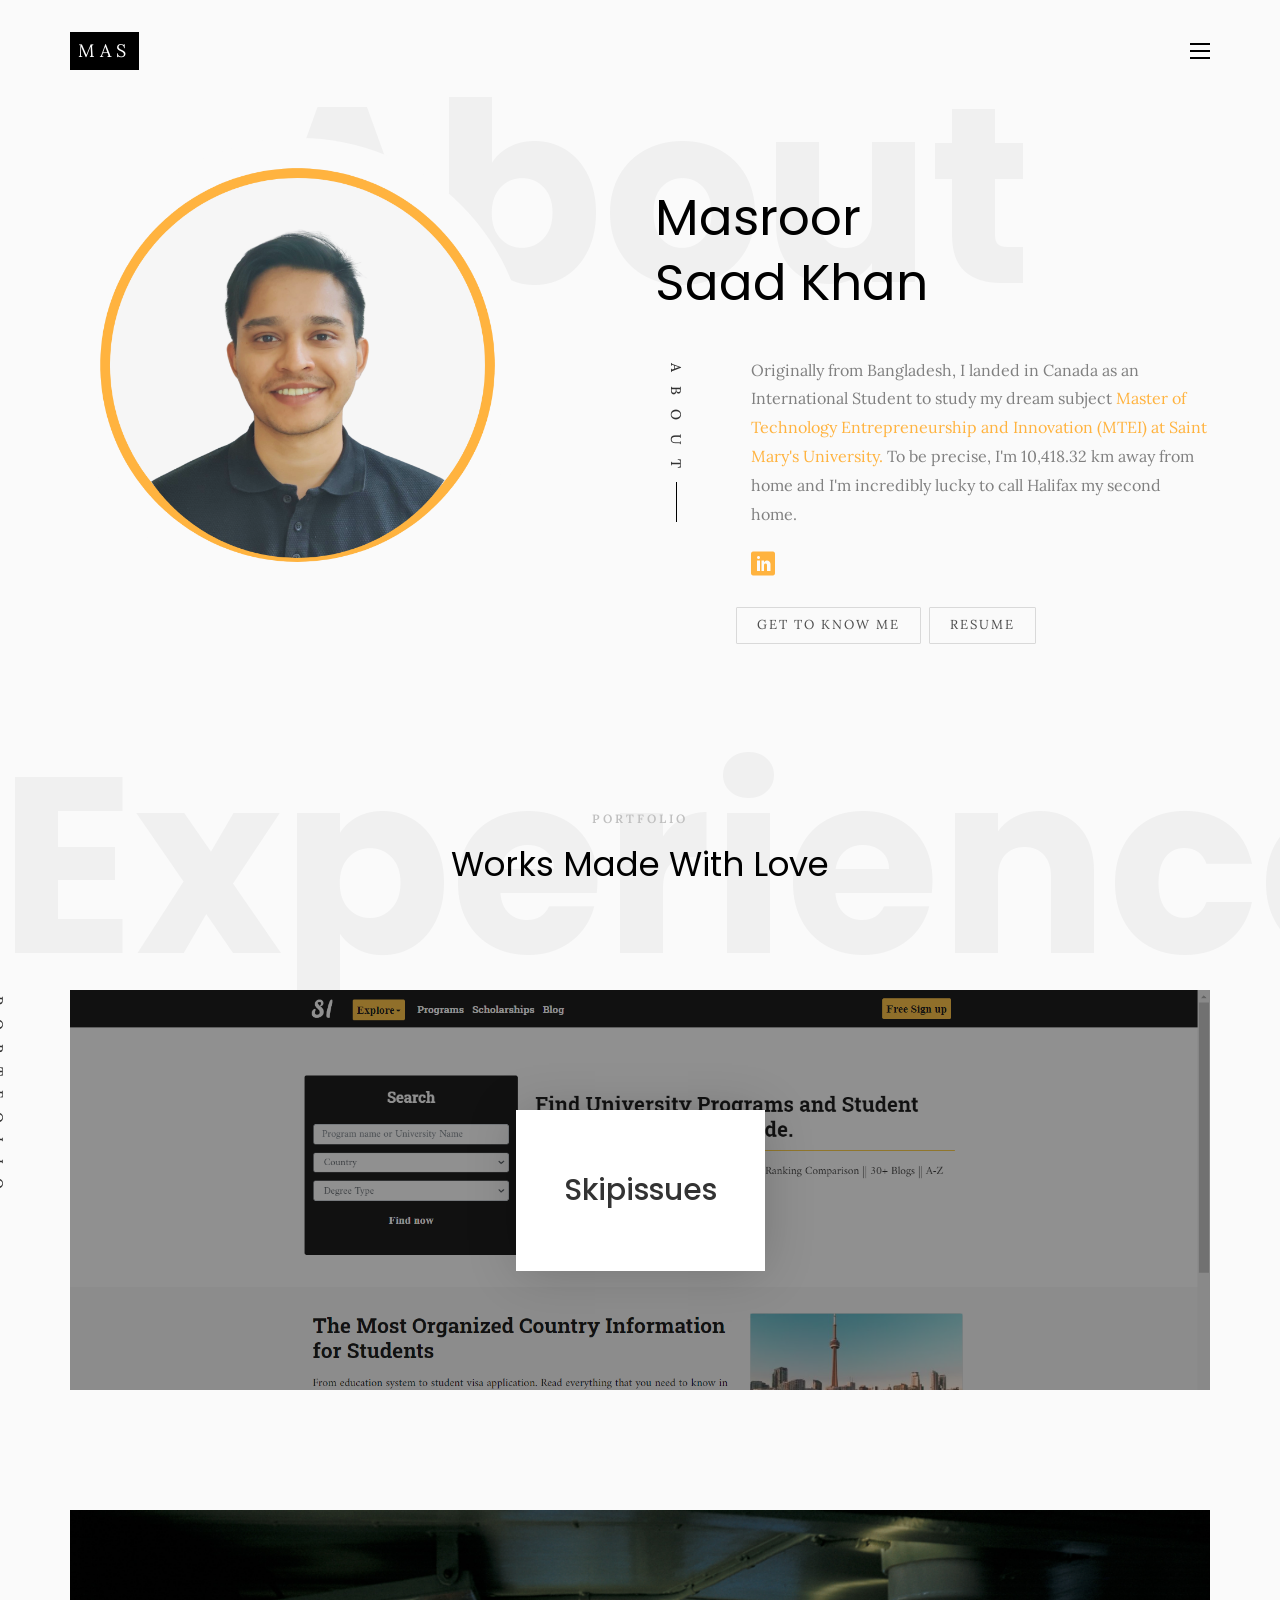
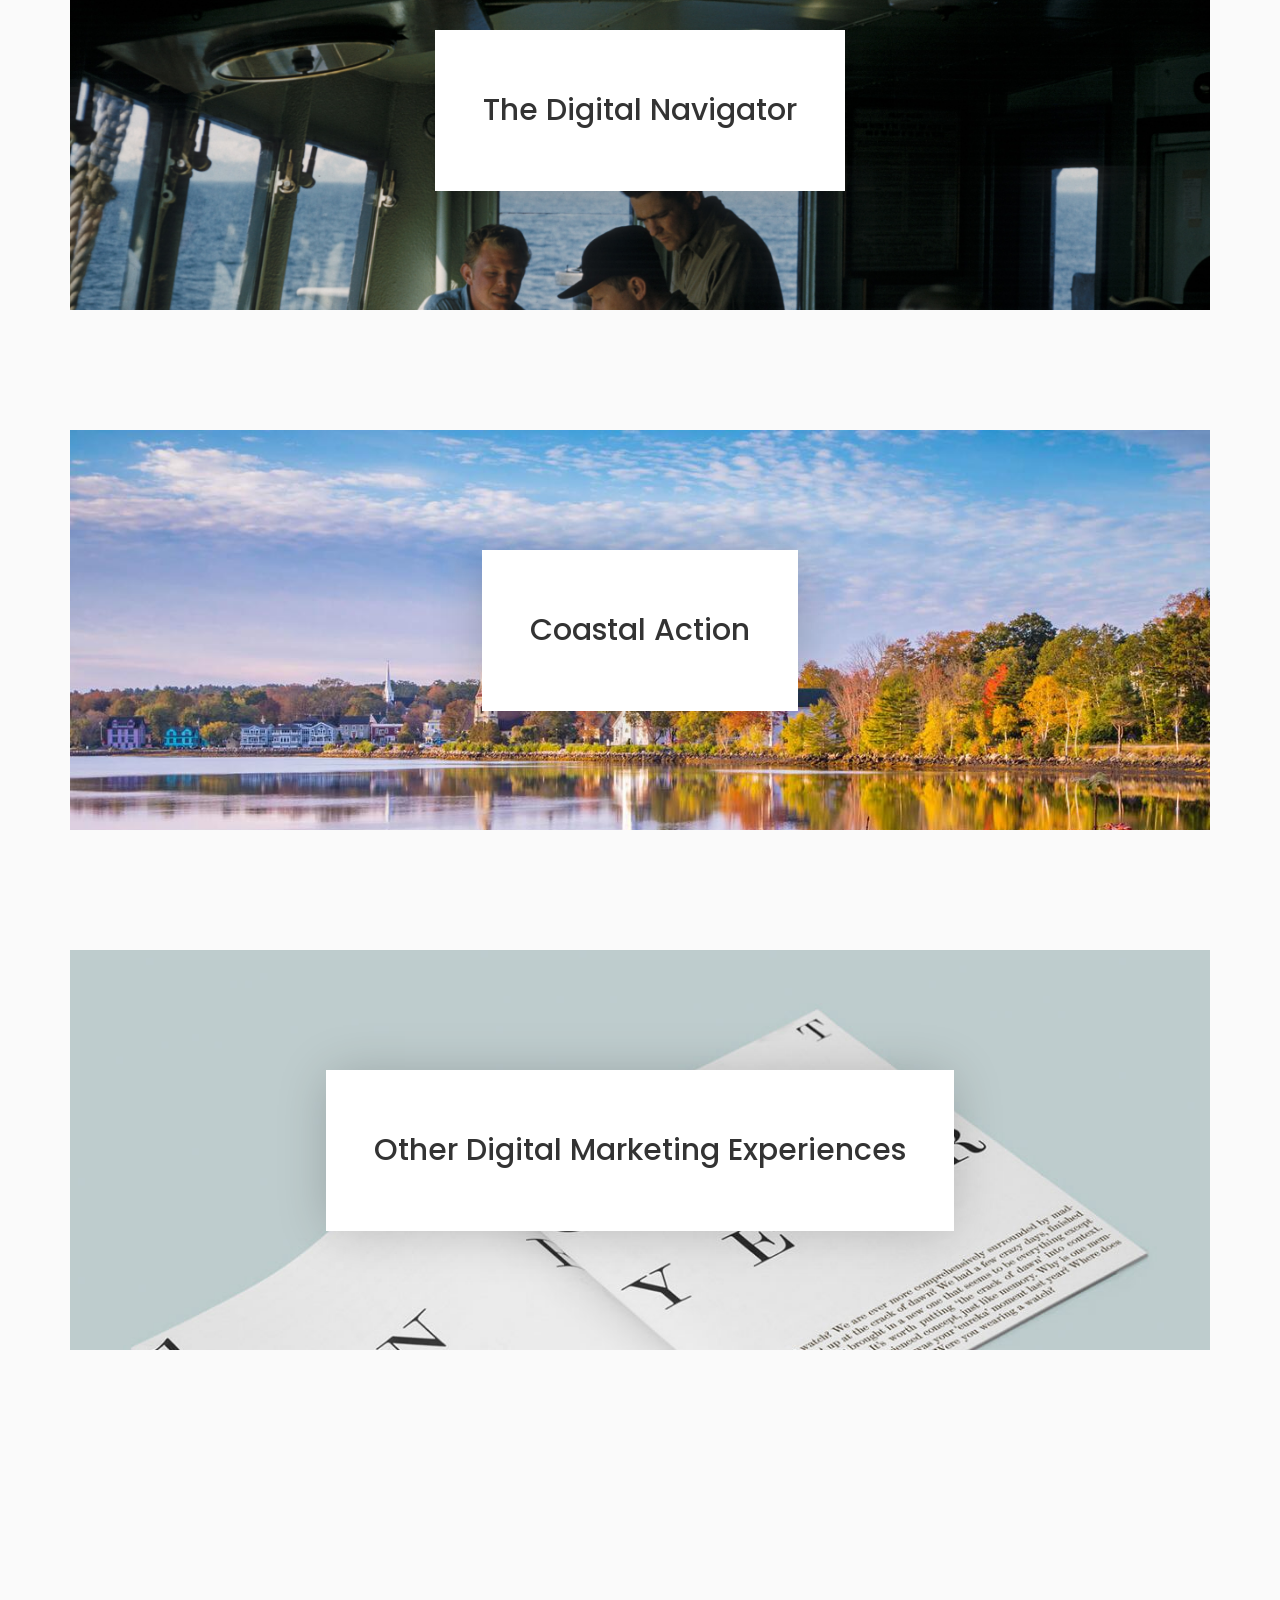
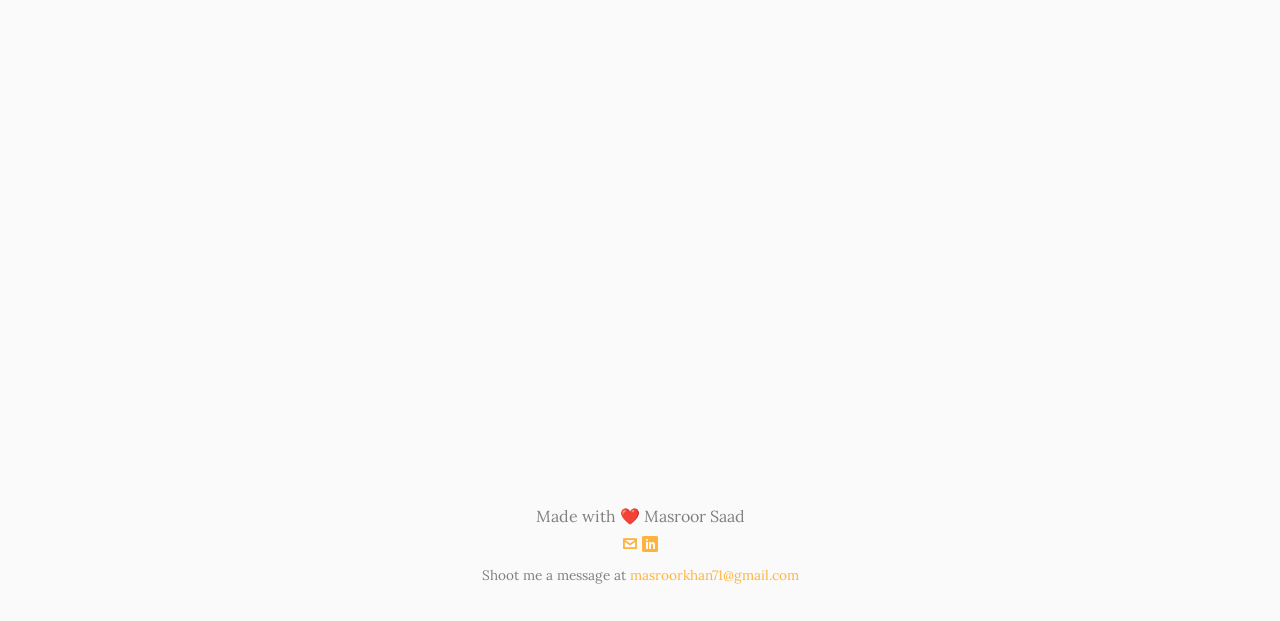
<file: index.html>
<!DOCTYPE HTML>
<html>

	<head>
		<meta charset="utf-8">
		<meta http-equiv="X-UA-Compatible" content="IE=edge">
		<title>Masroor </title>
		<meta name="viewport" content="width=device-width, initial-scale=1">
		<meta name="description" content="" />
		<meta name="keywords" content="" />
		<meta name="author" content="" />

	  <!-- Facebook and Twitter integration -->
		<meta property="og:title" content=""/>
		<meta property="og:image" content=""/>
		<meta property="og:url" content=""/>
		<meta property="og:site_name" content=""/>
		<meta property="og:description" content=""/>
		<meta name="twitter:title" content="" />
		<meta name="twitter:image" content="" />
		<meta name="twitter:url" content="" />
		<meta name="twitter:card" content="" />

		<!-- Place favicon.ico and apple-touch-icon.png in the root directory -->
		<link rel="shortcut icon" href="fun.svg">
		<link rel="preconnect" href="https://fonts.googleapis.com">
		<link rel="preconnect" href="https://fonts.gstatic.com" crossorigin>
		<link href="https://fonts.googleapis.com/css2?family=Lora&family=Poppins&display=swap" rel="stylesheet">

		<link href="https://fonts.googleapis.com/css?family=Karla:400,700" rel="stylesheet">
		<link href="https://fonts.googleapis.com/css?family=Playfair+Display:400,400i,700" rel="stylesheet">
		
		<!-- Animate.css -->
		<link rel="stylesheet" href="css/animate.css">
		<!-- Icomoon Icon Fonts-->
		<link rel="stylesheet" href="css/icomoon.css">
		<!-- Bootstrap  -->
		<link rel="stylesheet" href="css/bootstrap.css">
		<!-- Owl Carousel -->
		<link rel="stylesheet" href="css/owl.carousel.min.css">
		<link rel="stylesheet" href="css/owl.theme.default.min.css">
		<!-- Magnific Popup -->
		<link rel="stylesheet" href="css/magnific-popup.css">

		<link rel="stylesheet" href="css/style.css">


		<!-- Modernizr JS -->
		<script src="js/modernizr-2.6.2.min.js"></script>
		<!-- FOR IE9 below -->
		<!--[if lt IE 9]>
		<script src="js/respond.min.js"></script>
		<![endif]-->
				
		<script async src="https://www.googletagmanager.com/gtag/js?id=G-8E8B5TLXJT"></script>
		<script>
		  window.dataLayer = window.dataLayer || [];
		  function gtag(){dataLayer.push(arguments);}
		  gtag('js', new Date());

		  gtag('config', 'G-8E8B5TLXJT');
		</script>
		
	</head>
	
	<body>
		<my-navbar></my-navbar>

	
		<div id="colorlib-page">
			
			<div id="colorlib-about">
				<div class="container">
					<div class="row text-center">
						<h2 class="bold">About</h2>
					</div>
					<div class="row">
						<div class="col-md-5 animate-box">
							<div class="">
								<div class="item">
									<img class="img-responsive about-img" style= "border-radius: 50%;" src="images/profile1.png" alt="bootstrap template by">
								</div>
								<div class="item">
									<!-- <img class="img-responsive about-img" src="images/about-2.jpg" alt="html5 bootstrap template by"> -->
								</div>
							</div>
						</div>
						<div class="col-md-6 col-md-push-1 animate-box">
							<div class="about-desc">
								<div class="owl-carousel3">
									<div class="item">
										<h2><span>Masroor</span><span>Saad Khan</span></h2>
									</div>
									<div class="item">
										<h2><span>I'm a Digital </span><span> Innovation Specialist</span></h2>
									</div>
								</div>
								<div class="desc">
									<div class="rotate">
										<h2 class="heading">About</h2>
									</div>
									<p>Originally from Bangladesh, I landed in Canada as an International Student to study my dream subject <a href="https://www.smu.ca/academics/sobey/master-technology-entrepreneurship-innovation.html"> Master of Technology Entrepreneurship and Innovation (MTEI) at Saint Mary's University.</a> To be precise, I'm 10,418.32 km away from home and I'm incredibly lucky to call Halifax my second home.</p>
									<p class="colorlib-social-icons">
										<a href="https://www.linkedin.com/in/masroor-saad-khan/"><i class="icon-linkedin"></i></a>
									</p>
									<div class="row">
										<a href="about.html" class="btn btn-primary btn-outline">Get To Know Me</a> 
										<a href="resume.html" class="btn btn-primary btn-outline">Resume</a> 
									</div>
									
								</div>
							</div>
						</div>
					</div>
				</div>
			</div>


		
			<div id="colorlib-work">
				<div class="container">
					<div class="row text-center">
						<h2 class="bold">Experiences</h2>
					</div>
					<div class="row">
						<div class="col-md-12 col-md-offset-0 text-center animate-box intro-heading">
							<span>Portfolio</span>
							<h2>Works Made With Love </h2>
						</div>
					</div>
					<div class="row">
						<div class="col-md-12">
							<div class="rotate">
								<h2 class="heading">Portfolio</h2>
							</div>
						</div>
					</div>
					<div class="row">
						<div class="col-md-12">
							<div class="work-entry animate-box">
								<a href="work-skipissues.html" class="work-img" style="background-image: url(images/work12.png);">
									<div class="display-t">
										<div class="work-name">
											<h2>Skipissues</h2>
										</div>
									</div>
								</a>
							</div>
						</div>
						<div class="col-md-12">
							<div class="work-entry animate-box">
								<a href="work-tdn.html" class="work-img" style="background-image: url(images/navi.jpg);">
									<div class="display-t">
										<div class="work-name">
											<h2>The Digital Navigator</h2>
										</div>
									</div>
								</a>

							</div>
						</div>

						<div class="col-md-12">
							<div class="work-entry animate-box">
								<a href="work-coastal.html" class="work-img" style="background-image: url(images/mahome_bay.jpg);">
									<div class="display-t">
										<div class="work-name">
											<h2>Coastal Action</h2>
										</div>
									</div>
								</a>
							</div>
						</div>

						<div class="col-md-12">
							<div class="work-entry animate-box">
								<a href="work-others.html" class="work-img" style="background-image: url(images/services-img.jpg);">
									<div class="display-t">
										<div class="work-name">
											<h2>Other Digital Marketing Experiences</h2>
										</div>
									</div>
								</a>
							</div>
						</div>
						<div class="col-md-12">
							<div class="work-entry animate-box">
								<a href="work-uglyeconomics.html" class="work-img" style="background-image: url(images/work56.png);">
									<div class="display-t">
										<div class="work-name">
											<h2>UglyEconomics</h2>
										</div>
									</div>
								</a>

							</div>
						</div>
			
					</div>
				</div>
			</div>

			<my-footer></my-footer>
		</div>

		<!-- jQuery -->
		<script src="js/jquery.min.js"></script>
		<!-- jQuery Easing -->
		<script src="js/jquery.easing.1.3.js"></script>
		<!-- Bootstrap -->
		<script src="js/bootstrap.min.js"></script>
		<!-- Waypoints -->
		<script src="js/jquery.waypoints.min.js"></script>
		<!-- Owl Carousel -->
		<script src="js/owl.carousel.min.js"></script>
		<!-- Magnific Popup -->
		<script src="js/jquery.magnific-popup.min.js"></script>
		<script src="js/magnific-popup-options.js"></script>

		<!-- Main JS (Do not remove) -->
		<script src="js/main.js"></script>
		<script src="js/footer.js"></script>
		<script src="js/navbar.js"></script>
	</body>
</html>
</file>
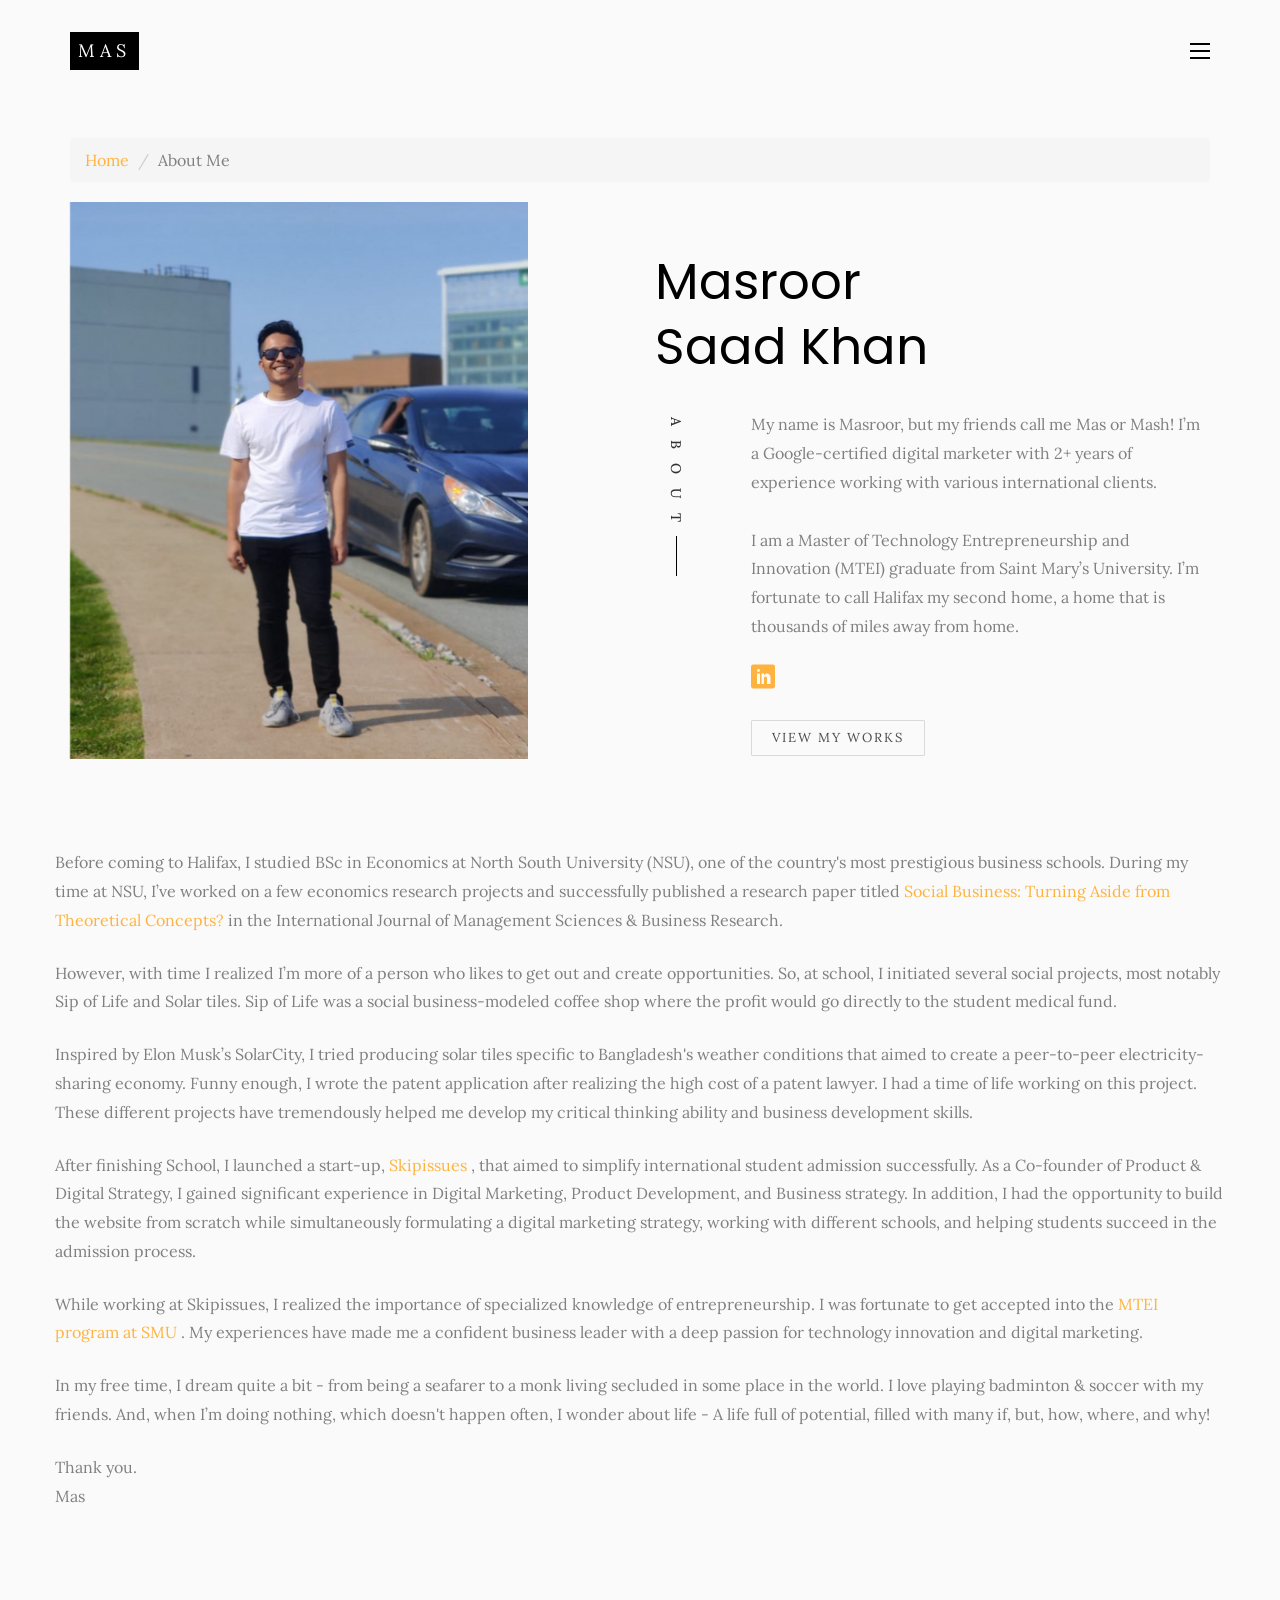
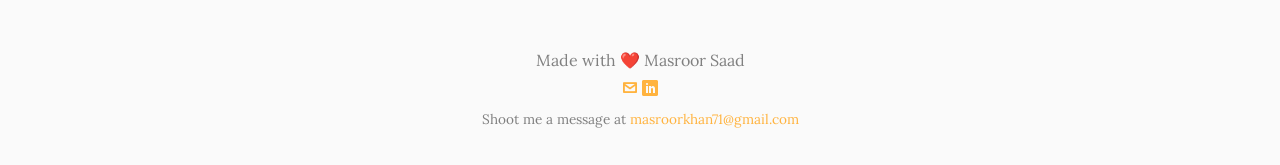
<file: about.html>
<!DOCTYPE HTML>
<html>
	<head>
		<meta charset="utf-8">
		<meta http-equiv="X-UA-Compatible" content="IE=edge">
		<title>Masroor - About Me </title>
		<meta name="viewport" content="width=device-width, initial-scale=1">
		<meta name="description" content="" />
		<meta name="keywords" content="" />
		<meta name="author" content="" />

	  <!-- Facebook and Twitter integration -->
		<meta property="og:title" content=""/>
		<meta property="og:image" content=""/>
		<meta property="og:url" content=""/>
		<meta property="og:site_name" content=""/>
		<meta property="og:description" content=""/>
		<meta name="twitter:title" content="" />
		<meta name="twitter:image" content="" />
		<meta name="twitter:url" content="" />
		<meta name="twitter:card" content="" />

		<!-- Place favicon.ico and apple-touch-icon.png in the root directory -->
		<link rel="shortcut icon" href="fun.svg">
		<link rel="preconnect" href="https://fonts.googleapis.com">
		<link rel="preconnect" href="https://fonts.gstatic.com" crossorigin>
		<link href="https://fonts.googleapis.com/css2?family=Lora&family=Poppins&display=swap" rel="stylesheet">
		
		<link href="https://fonts.googleapis.com/css?family=Karla:400,700" rel="stylesheet">
		<link href="https://fonts.googleapis.com/css?family=Playfair+Display:400,400i,700" rel="stylesheet">
		
		<!-- Animate.css -->
		<link rel="stylesheet" href="css/animate.css">
		<!-- Icomoon Icon Fonts-->
		<link rel="stylesheet" href="css/icomoon.css">
		<!-- Bootstrap  -->
		<link rel="stylesheet" href="css/bootstrap.css">
		<!-- Owl Carousel -->
		<link rel="stylesheet" href="css/owl.carousel.min.css">
		<link rel="stylesheet" href="css/owl.theme.default.min.css">
		<!-- Magnific Popup -->
		<link rel="stylesheet" href="css/magnific-popup.css">

		<link rel="stylesheet" href="css/style.css">


		<!-- Modernizr JS -->
		<script src="js/modernizr-2.6.2.min.js"></script>
		<!-- FOR IE9 below -->
		<!--[if lt IE 9]>
		<script src="js/respond.min.js"></script>
		<![endif]-->
				
		<script async src="https://www.googletagmanager.com/gtag/js?id=G-8E8B5TLXJT"></script>
		<script>
		  window.dataLayer = window.dataLayer || [];
		  function gtag(){dataLayer.push(arguments);}
		  gtag('js', new Date());

		  gtag('config', 'G-8E8B5TLXJT');
		</script>
		
	</head>
	<body>

	<my-navbar></my-navbar>


	
	<div id="colorlib-page">

		<div id="colorlib-about">
			<div class="container">
				<!-- <div class="row text-center">
					<h2 class="bold">About</h2>
				</div> -->
			

				<ul class="breadcrumb">
				  <li><a href="index.html">Home</a></li>
				  <li>About Me</li>
				</ul>


				<div class="row row-padded-bottom">
					<div class="col-md-5 animate-box">
						<img class="img-responsive about-img" src="images/mas.png" alt="Masroor Photo">
					</div>
					<div class="col-md-6 col-md-push-1 animate-box">
						<div class="about-desc">
							<h2><span>Masroor</span><span>Saad Khan</span></h2>
							<div class="desc">
								<div class="rotate">
									<h2 class="heading">About</h2>
								</div>
								<p>My name is Masroor, but my friends call me Mas or Mash! I’m a Google-certified digital marketer with 2+ years of experience working with various international clients. <br><br>I am a Master of Technology Entrepreneurship and Innovation (MTEI) graduate from Saint Mary’s University. I’m fortunate to call Halifax my second home, a home that is thousands of miles away from home.</p>
								<p class="colorlib-social-icons">
									<a href="#"><i class="icon-linkedin"></i></a>
								</p>
								<p><a href="work.html" class="btn btn-primary btn-outline">View My Works</a></p>
							</div>
						</div>
					</div>
				</div>
				<div class="row animate-box">

					<p>Before coming to Halifax, I studied BSc in Economics at North South University (NSU), one of the country's most prestigious business schools. During my time at NSU, I&rsquo;ve worked on a few economics research projects and successfully published a research paper titled <a href="https://papers.ssrn.com/sol3/papers.cfm?abstract_id=3216463" target="_blank"> Social Business: Turning Aside from Theoretical Concepts? </a> in the International Journal of Management Sciences &amp; Business Research.&nbsp;</p>
					<p>However, with time I realized I&rsquo;m more of a person who likes to get out and create opportunities. So, at school, I initiated several social projects, most notably Sip of Life and Solar tiles. Sip of Life was a social business-modeled coffee shop where the profit would go directly to the student medical fund.&nbsp;</p>
					<p>Inspired by Elon Musk&rsquo;s SolarCity, I tried producing solar tiles specific to Bangladesh's weather conditions that aimed to create a peer-to-peer electricity-sharing economy. Funny enough, I wrote the patent application after realizing the high cost of a patent lawyer. I had a time of life working on this project. These different projects have tremendously helped me develop my critical thinking ability and business development skills.&nbsp;</p>

					<p>After finishing School, I launched a start-up, <a href = "work-skipissues.html"> Skipissues </a>, that aimed to simplify international student admission successfully. As a Co-founder of Product &amp; Digital Strategy, I gained significant experience in Digital Marketing, Product Development, and Business strategy. In addition, I had the opportunity to build the website from scratch while simultaneously formulating a digital marketing strategy, working with different schools, and helping students succeed in the admission process.&nbsp;</p>
					<p>While working at Skipissues, I realized the importance of specialized knowledge of entrepreneurship. I was fortunate to get accepted into the <a href="https://www.smu.ca/academics/sobey/master-technology-entrepreneurship-innovation.html" target="_blank"> MTEI program at SMU </a>. My experiences have made me a confident business leader with a deep passion for technology innovation and digital marketing.&nbsp;</p>
					<p>In my free time, I dream quite a bit - from being a seafarer to a monk living secluded in some place in the world. I love playing badminton &amp; soccer with my friends. And, when I&rsquo;m doing nothing, which doesn't happen often, I wonder about life - A life full of potential, filled with many if, but, how, where, and why!&nbsp;</p>
					<p>Thank you.<br>Mas</p>
				

				</div>
			</div>
		</div>
				<!-- <div style="position: relative; padding-bottom: 75%; height: 0;"><iframe src="https://www.loom.com/embed/0c9c77c824294458826b18777b37865b" frameborder="0" webkitallowfullscreen mozallowfullscreen allowfullscreen style="position: absolute; top: 0; left: 0; width: 100%; height: 60%;"></iframe></div>
 -->



	
	</div>
	<my-footer></my-footer>

	<!-- jQuery -->
	<script src="js/jquery.min.js"></script>
	<!-- jQuery Easing -->
	<script src="js/jquery.easing.1.3.js"></script>
	<!-- Bootstrap -->
	<script src="js/bootstrap.min.js"></script>
	<!-- Waypoints -->
	<script src="js/jquery.waypoints.min.js"></script>
	<!-- Owl Carousel -->
	<script src="js/owl.carousel.min.js"></script>
	<!-- Magnific Popup -->
	<script src="js/jquery.magnific-popup.min.js"></script>
	<script src="js/magnific-popup-options.js"></script>

	<!-- Main JS (Do not remove) -->
	<script src="js/main.js"></script>
	<script src="js/footer.js"></script>
	<script src="js/navbar.js"></script>

	</body>
</html>
</file>
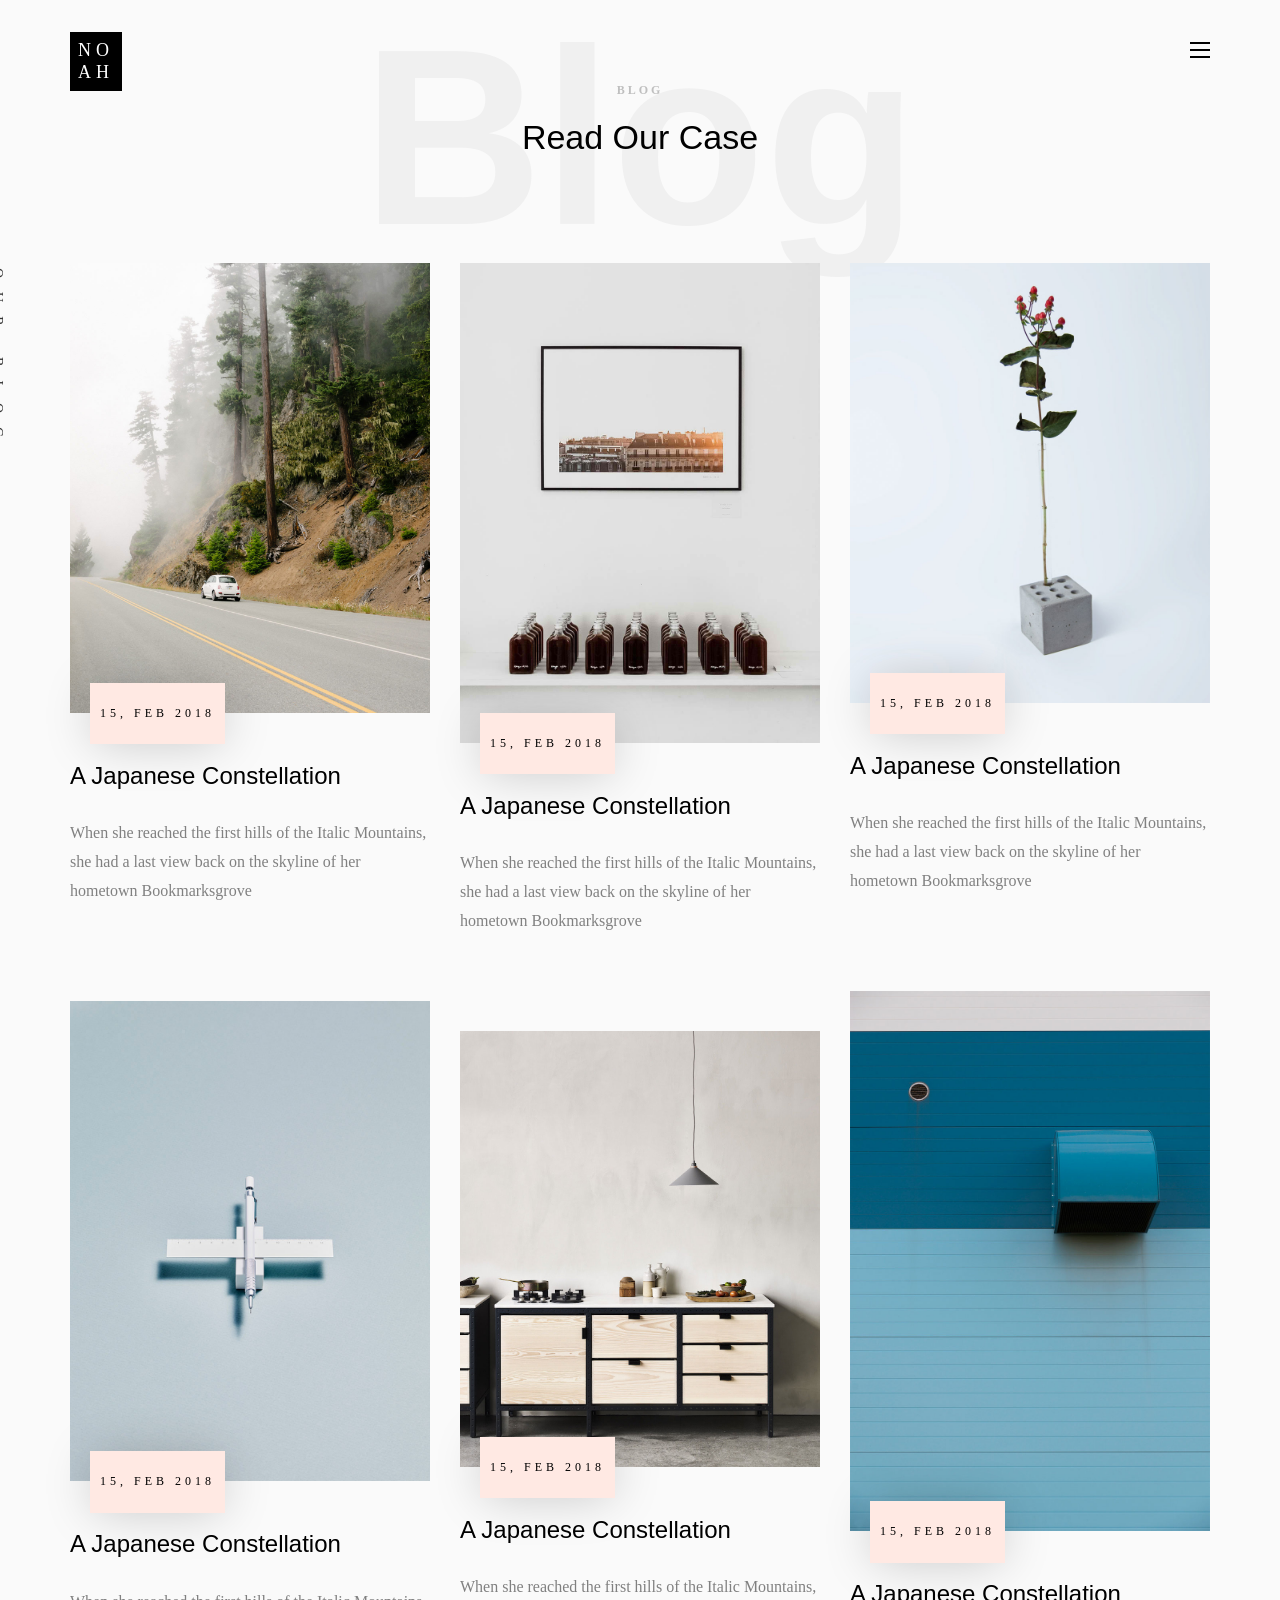
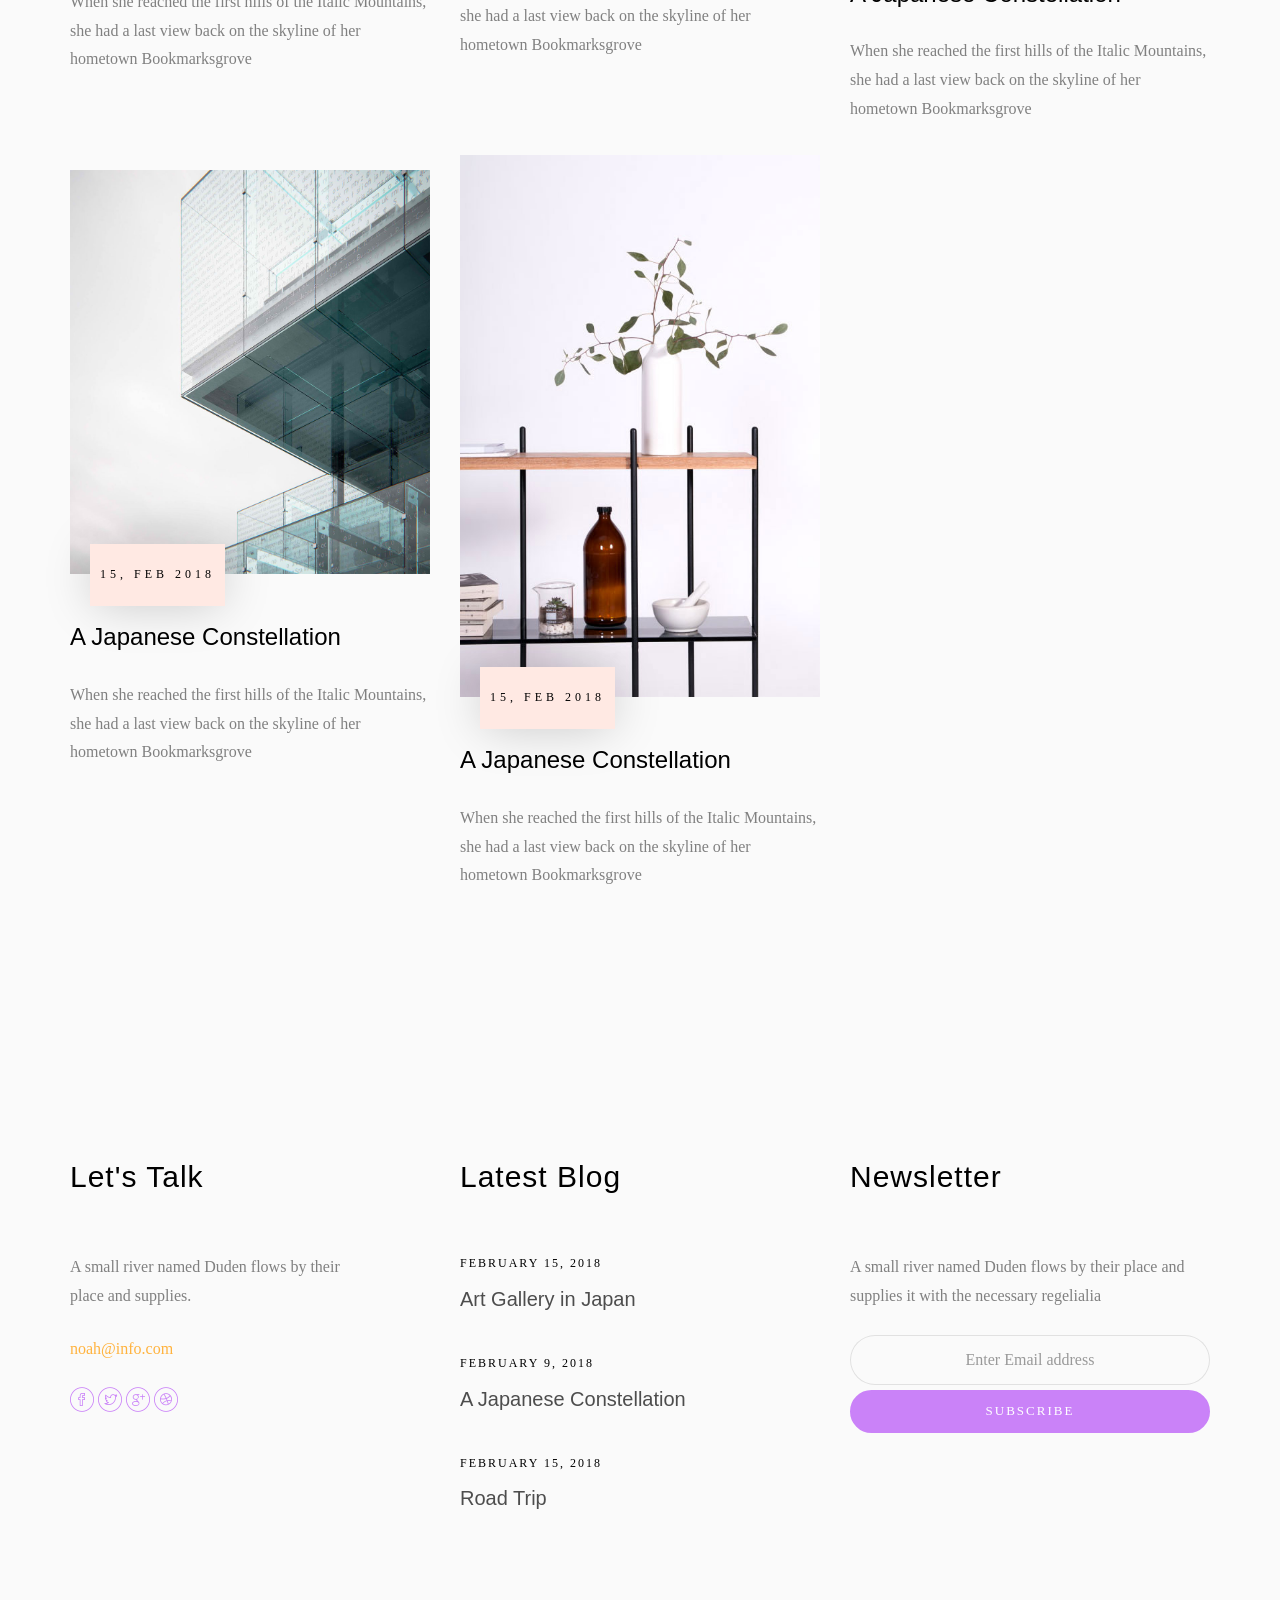
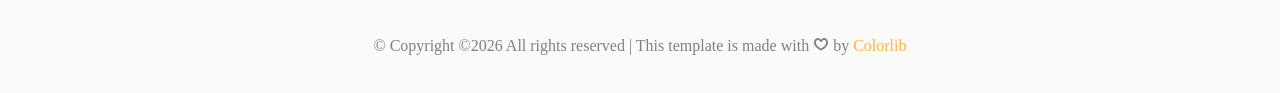
<file: blog.html>
<!DOCTYPE HTML>
<html>
	<head>
	<meta charset="utf-8">
	<meta http-equiv="X-UA-Compatible" content="IE=edge">
	<title>Noah Template</title>
	<meta name="viewport" content="width=device-width, initial-scale=1">
	<meta name="description" content="" />
	<meta name="keywords" content="" />
	<meta name="author" content="" />

  <!-- Facebook and Twitter integration -->
	<meta property="og:title" content=""/>
	<meta property="og:image" content=""/>
	<meta property="og:url" content=""/>
	<meta property="og:site_name" content=""/>
	<meta property="og:description" content=""/>
	<meta name="twitter:title" content="" />
	<meta name="twitter:image" content="" />
	<meta name="twitter:url" content="" />
	<meta name="twitter:card" content="" />

	<!-- Place favicon.ico and apple-touch-icon.png in the root directory -->
	<link rel="shortcut icon" href="favicon.ico">

	<link href="https://fonts.googleapis.com/css?family=Karla:400,700" rel="stylesheet">
	<link href="https://fonts.googleapis.com/css?family=Playfair+Display:400,400i,700" rel="stylesheet">
	
	<!-- Animate.css -->
	<link rel="stylesheet" href="css/animate.css">
	<!-- Icomoon Icon Fonts-->
	<link rel="stylesheet" href="css/icomoon.css">
	<!-- Bootstrap  -->
	<link rel="stylesheet" href="css/bootstrap.css">
	<!-- Owl Carousel -->
	<link rel="stylesheet" href="css/owl.carousel.min.css">
	<link rel="stylesheet" href="css/owl.theme.default.min.css">
	<!-- Magnific Popup -->
	<link rel="stylesheet" href="css/magnific-popup.css">

	<link rel="stylesheet" href="css/style.css">


	<!-- Modernizr JS -->
	<script src="js/modernizr-2.6.2.min.js"></script>
	<!-- FOR IE9 below -->
	<!--[if lt IE 9]>
	<script src="js/respond.min.js"></script>
	<![endif]-->

	</head>
	<body>

	<nav id="colorlib-main-nav" role="navigation">
		<a href="#" class="js-colorlib-nav-toggle colorlib-nav-toggle active"><i></i></a>
		<div class="js-fullheight colorlib-table">
			<div class="colorlib-table-cell js-fullheight">
				<div class="row">
					<div class="col-md-12">
						<div class="form-group">
							<input type="text" class="form-control" id="search" placeholder="Enter any key to search...">
							<button type="submit" class="btn btn-primary"><i class="icon-search3"></i></button>
						</div>
					</div>
				</div>
				<div class="row">
					<div class="col-md-12">
						<ul>
							<li><a href="index.html">Home</a></li>
							<li><a href="services.html">Services</a></li>
							<li><a href="work.html">Work</a></li>
							<li class="active"><a href="blog.html">Blog</a></li>
							<li><a href="about.html">About</a></li>
							<li><a href="contact.html">Contact</a></li>
						</ul>
					</div>
				</div>
				<div class="row">
					<div class="col-md-12">
						<h2 class="head-title">Works</h2>
						<a href="images/work-1.jpg" class="gallery image-popup-link text-center" style="background-image: url(images/work-1.jpg);">
							<span><i class="icon-search3"></i></span>
						</a>
						<a href="images/work-2.jpg" class="gallery image-popup-link text-center" style="background-image: url(images/work-2.jpg);">
							<span><i class="icon-search3"></i></span>
						</a>
						<a href="images/work-3.jpg" class="gallery image-popup-link text-center" style="background-image: url(images/work-3.jpg);">
							<span><i class="icon-search3"></i></span>
						</a>
						<a href="images/work-4.jpg" class="gallery image-popup-link text-center" style="background-image: url(images/work-4.jpg);">
							<span><i class="icon-search3"></i></span>
						</a>
					</div>
				</div>
			</div>
		</div>
	</nav>
	
	<div id="colorlib-page">
		<header>
			<div class="container">
				<div class="row">
					<div class="col-md-12">
						<div class="colorlib-navbar-brand">
							<a class="colorlib-logo" href="index.html"><span>No</span><span>ah</span></a>
						</div>
						<a href="#" class="js-colorlib-nav-toggle colorlib-nav-toggle"><i></i></a>
					</div>
				</div>
			</div>
		</header>
		
		<div id="colorlib-blog">
			<div class="container">
				<div class="row text-center">
					<h2 class="bold">Blog</h2>
				</div>
				<div class="row">
					<div class="col-md-12 col-md-offset-0 text-center animate-box intro-heading">
						<span>Blog</span>
						<h2>Read Our Case</h2>
					</div>
				</div>
				<div class="row">
					<div class="col-md-12">
						<div class="rotate">
							<h2 class="heading">Our Blog</h2>
						</div>
					</div>
				</div>
				<div class="row">
					<div class="col-md-4">
						<div class="article animate-box">
							<a href="blog.html" class="blog-img">
								<img class="img-responsive" src="images/img-1.jpg" alt="html5 bootstrap by colorlib.com">
								<div class="overlay"></div>
								<div class="link">
									<span class="read">Read more</h2>
								</div>
							</a>
							<div class="desc">
								<span class="meta">15, Feb 2018</span>
								<h2><a href="blog.html">A Japanese Constellation</a></h2>
								<p>When she reached the first hills of the Italic Mountains, she had a last view back on the skyline of her hometown Bookmarksgrove</p>
							</div>
						</div>

						<div class="article animate-box">
							<a href="blog.html" class="blog-img">
								<img class="img-responsive" src="images/img-4.jpg" alt="html5 bootstrap by colorlib.com">
								<div class="overlay"></div>
								<div class="link">
									<span class="read">Read more</h2>
								</div>
							</a>
							<div class="desc">
								<span class="meta">15, Feb 2018</span>
								<h2><a href="blog.html">A Japanese Constellation</a></h2>
								<p>When she reached the first hills of the Italic Mountains, she had a last view back on the skyline of her hometown Bookmarksgrove</p>
							</div>
						</div>

						<div class="article animate-box">
							<a href="blog.html" class="blog-img">
								<img class="img-responsive" src="images/img-7.jpg" alt="html5 bootstrap by colorlib.com">
								<div class="overlay"></div>
								<div class="link">
									<span class="read">Read more</h2>
								</div>
							</a>
							<div class="desc">
								<span class="meta">15, Feb 2018</span>
								<h2><a href="blog.html">A Japanese Constellation</a></h2>
								<p>When she reached the first hills of the Italic Mountains, she had a last view back on the skyline of her hometown Bookmarksgrove</p>
							</div>
						</div>
					</div>


					<div class="col-md-4">
						<div class="article animate-box">
							<a href="blog.html" class="blog-img">
								<img class="img-responsive" src="images/img-2.jpg" alt="html5 bootstrap by colorlib.com">
								<div class="overlay"></div>
								<div class="link">
									<span class="read">Read more</h2>
								</div>
							</a>
							<div class="desc">
								<span class="meta">15, Feb 2018</span>
								<h2><a href="blog.html">A Japanese Constellation</a></h2>
								<p>When she reached the first hills of the Italic Mountains, she had a last view back on the skyline of her hometown Bookmarksgrove</p>
							</div>
						</div>
						
						<div class="article animate-box">
							<a href="blog.html" class="blog-img">
								<img class="img-responsive" src="images/img-5.jpg" alt="html5 bootstrap by colorlib.com">
								<div class="overlay"></div>
								<div class="link">
									<span class="read">Read more</h2>
								</div>
							</a>
							<div class="desc">
								<span class="meta">15, Feb 2018</span>
								<h2><a href="blog.html">A Japanese Constellation</a></h2>
								<p>When she reached the first hills of the Italic Mountains, she had a last view back on the skyline of her hometown Bookmarksgrove</p>
							</div>
						</div>

						<div class="article animate-box">
							<a href="blog.html" class="blog-img">
								<img class="img-responsive" src="images/img-8.jpg" alt="html5 bootstrap by colorlib.com">
								<div class="overlay"></div>
								<div class="link">
									<span class="read">Read more</h2>
								</div>
							</a>
							<div class="desc">
								<span class="meta">15, Feb 2018</span>
								<h2><a href="blog.html">A Japanese Constellation</a></h2>
								<p>When she reached the first hills of the Italic Mountains, she had a last view back on the skyline of her hometown Bookmarksgrove</p>
							</div>
						</div>
					</div>


					<div class="col-md-4">
						<div class="article animate-box">
							<a href="blog.html" class="blog-img">
								<img class="img-responsive" src="images/img-3.jpg" alt="html5 bootstrap by colorlib.com">
								<div class="overlay"></div>
								<div class="link">
									<span class="read">Read more</h2>
								</div>
							</a>
							<div class="desc">
								<span class="meta">15, Feb 2018</span>
								<h2><a href="blog.html">A Japanese Constellation</a></h2>
								<p>When she reached the first hills of the Italic Mountains, she had a last view back on the skyline of her hometown Bookmarksgrove</p>
							</div>
						</div>

						<div class="article animate-box">
							<a href="blog.html" class="blog-img">
								<img class="img-responsive" src="images/img-6.jpg" alt="html5 bootstrap by colorlib.com">
								<div class="overlay"></div>
								<div class="link">
									<span class="read">Read more</h2>
								</div>
							</a>
							<div class="desc">
								<span class="meta">15, Feb 2018</span>
								<h2><a href="blog.html">A Japanese Constellation</a></h2>
								<p>When she reached the first hills of the Italic Mountains, she had a last view back on the skyline of her hometown Bookmarksgrove</p>
							</div>
						</div>

						<div class="article animate-box">
							<a href="blog.html" class="blog-img">
								<img class="img-responsive" src="images/img-9.jpg" alt="html5 bootstrap by colorlib.com">
								<div class="overlay"></div>
								<div class="link">
									<span class="read">Read more</h2>
								</div>
							</a>
							<div class="desc">
								<span class="meta">15, Feb 2018</span>
								<h2><a href="blog.html">A Japanese Constellation</a></h2>
								<p>When she reached the first hills of the Italic Mountains, she had a last view back on the skyline of her hometown Bookmarksgrove</p>
							</div>
						</div>
					</div>
				</div>
			</div>
		</div>


		<footer>
			<div id="footer">
				<div class="container">
					<div class="row">
						<div class="col-md-4 col-pb-sm">
							<div class="row">
								<div class="col-md-10">
									<h2>Let's Talk</h2>
									<p>A small river named Duden flows by their place and supplies.</p>
									<p><a href="#">noah@info.com</a></p>
									<p class="colorlib-social-icons">
										<a href="#"><i class="icon-facebook4"></i></a>
										<a href="#"><i class="icon-twitter3"></i></a>
										<a href="#"><i class="icon-googleplus"></i></a>
										<a href="#"><i class="icon-dribbble2"></i></a>
									</p>
								</div>
							</div>
						</div>
						<div class="col-md-4 col-pb-sm">
							<h2>Latest Blog</h2>
							<div class="f-entry">
								<a href="#" class="featured-img" style="background-image: url(images/img-1.jpg);"></a>
								<div class="desc">
									<span>February 15, 2018</span>
									<h3><a href="#">Art Gallery in Japan</a></h3>
								</div>
							</div>
							<div class="f-entry">
								<a href="#" class="featured-img" style="background-image: url(images/img-2.jpg);"></a>
								<div class="desc">
									<span>February 9, 2018</span>
									<h3><a href="#">A Japanese Constellation</a></h3>
								</div>
							</div>
							<div class="f-entry">
								<a href="#" class="featured-img" style="background-image: url(images/img-3.jpg);"></a>
								<div class="desc">
									<span>February 15, 2018</span>
									<h3><a href="#">Road Trip</a></h3>
								</div>
							</div>
						</div>
						<div class="col-md-4 col-pb-sm">
							<h2>Newsletter</h2>
							<p>A small river named Duden flows by their place and supplies it with the necessary regelialia</p>
							<div class="subscribe text-center">
								<div class="form-group">
									<input type="text" class="form-control text-center" placeholder="Enter Email address">
									<input type="submit" value="Subscribe" class="btn btn-primary btn-custom">
								</div>
							</div>
						</div>
					</div>
					<div class="row">
						<div class="col-md-12 text-center">
							<p>
								&copy; <!-- Link back to Colorlib can't be removed. Template is licensed under CC BY 3.0. -->
Copyright &copy;<script>document.write(new Date().getFullYear());</script> All rights reserved | This template is made with <i class="icon-heart4" aria-hidden="true"></i> by <a href="https://colorlib.com" target="_blank">Colorlib</a>
<!-- Link back to Colorlib can't be removed. Template is licensed under CC BY 3.0. -->
							</p>
						</div>
					</div>
				</div>
			</div>
		</footer>
	
	</div>

	<!-- jQuery -->
	<script src="js/jquery.min.js"></script>
	<!-- jQuery Easing -->
	<script src="js/jquery.easing.1.3.js"></script>
	<!-- Bootstrap -->
	<script src="js/bootstrap.min.js"></script>
	<!-- Waypoints -->
	<script src="js/jquery.waypoints.min.js"></script>
	<!-- Owl Carousel -->
	<script src="js/owl.carousel.min.js"></script>
	<!-- Magnific Popup -->
	<script src="js/jquery.magnific-popup.min.js"></script>
	<script src="js/magnific-popup-options.js"></script>

	<!-- Main JS (Do not remove) -->
	<script src="js/main.js"></script>

	</body>
</html>
</file>
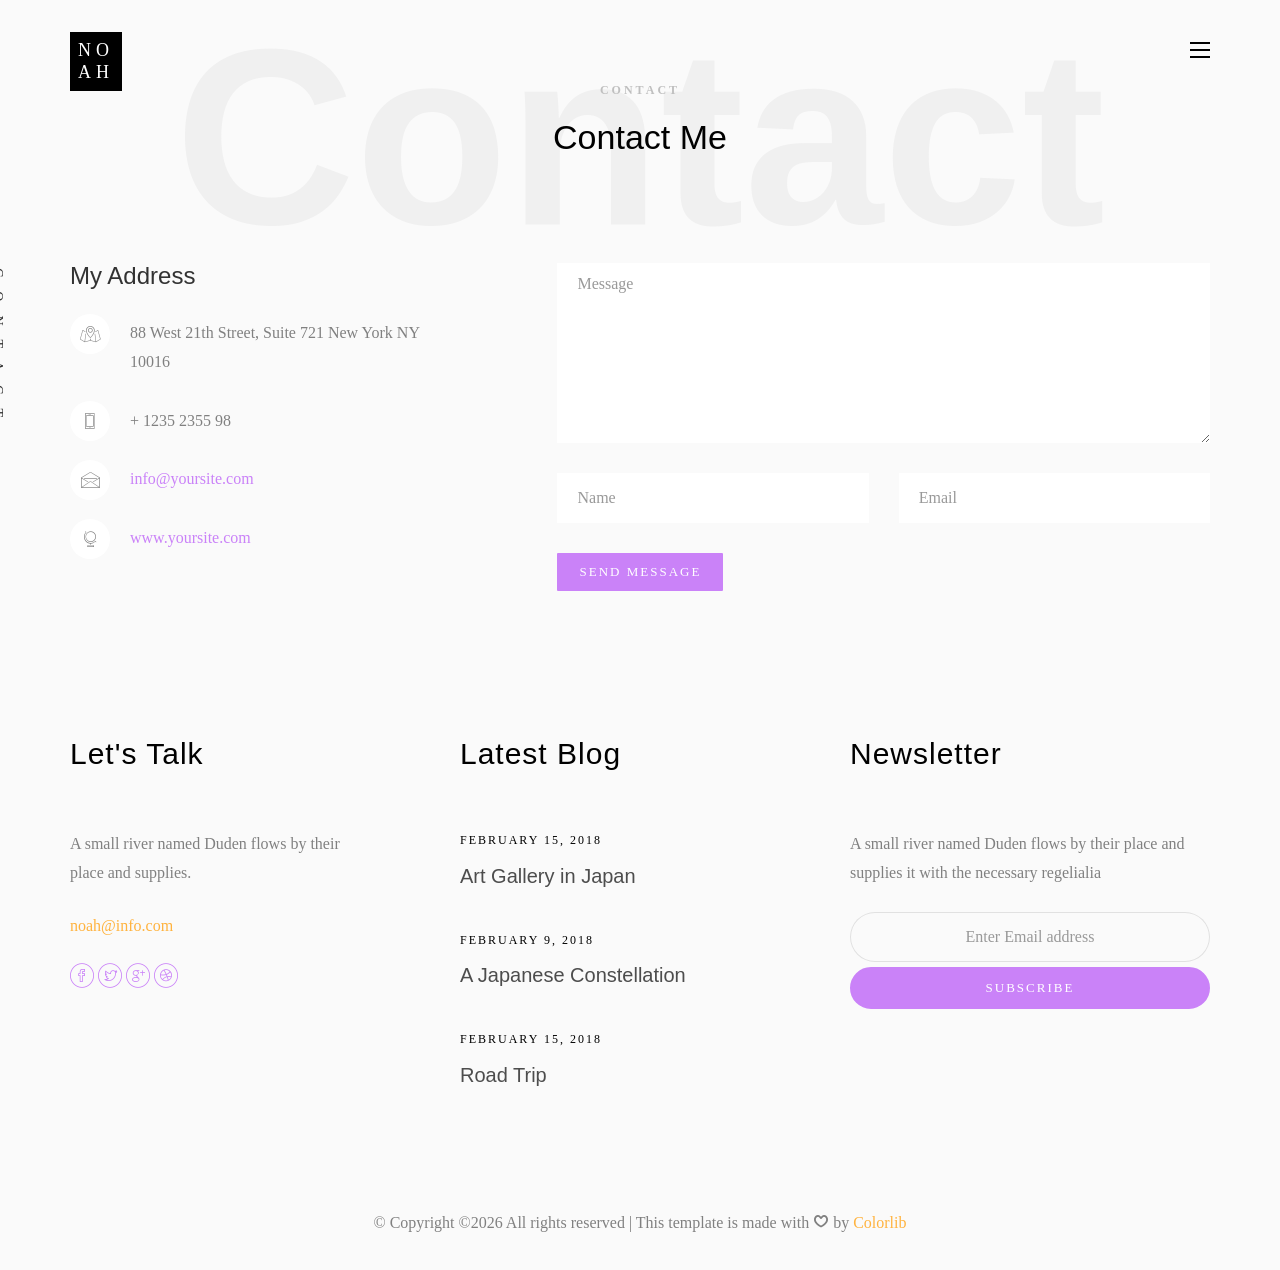
<file: contact.html>
<!DOCTYPE HTML>
<html>
	<head>
	<meta charset="utf-8">
	<meta http-equiv="X-UA-Compatible" content="IE=edge">
	<title>Noah Template</title>
	<meta name="viewport" content="width=device-width, initial-scale=1">
	<meta name="description" content="" />
	<meta name="keywords" content="" />
	<meta name="author" content="" />

  <!-- Facebook and Twitter integration -->
	<meta property="og:title" content=""/>
	<meta property="og:image" content=""/>
	<meta property="og:url" content=""/>
	<meta property="og:site_name" content=""/>
	<meta property="og:description" content=""/>
	<meta name="twitter:title" content="" />
	<meta name="twitter:image" content="" />
	<meta name="twitter:url" content="" />
	<meta name="twitter:card" content="" />

	<!-- Place favicon.ico and apple-touch-icon.png in the root directory -->
	<link rel="shortcut icon" href="favicon.ico">

	<link href="https://fonts.googleapis.com/css?family=Karla:400,700" rel="stylesheet">
	<link href="https://fonts.googleapis.com/css?family=Playfair+Display:400,400i,700" rel="stylesheet">
	
	<!-- Animate.css -->
	<link rel="stylesheet" href="css/animate.css">
	<!-- Icomoon Icon Fonts-->
	<link rel="stylesheet" href="css/icomoon.css">
	<!-- Bootstrap  -->
	<link rel="stylesheet" href="css/bootstrap.css">
	<!-- Owl Carousel -->
	<link rel="stylesheet" href="css/owl.carousel.min.css">
	<link rel="stylesheet" href="css/owl.theme.default.min.css">
	<!-- Magnific Popup -->
	<link rel="stylesheet" href="css/magnific-popup.css">

	<link rel="stylesheet" href="css/style.css">


	<!-- Modernizr JS -->
	<script src="js/modernizr-2.6.2.min.js"></script>
	<!-- FOR IE9 below -->
	<!--[if lt IE 9]>
	<script src="js/respond.min.js"></script>
	<![endif]-->

	</head>
	<body>

	<nav id="colorlib-main-nav" role="navigation">
		<a href="#" class="js-colorlib-nav-toggle colorlib-nav-toggle active"><i></i></a>
		<div class="js-fullheight colorlib-table">
			<div class="colorlib-table-cell js-fullheight">
				<div class="row">
					<div class="col-md-12">
						<div class="form-group">
							<input type="text" class="form-control" id="search" placeholder="Enter any key to search...">
							<button type="submit" class="btn btn-primary"><i class="icon-search3"></i></button>
						</div>
					</div>
				</div>
				<div class="row">
					<div class="col-md-12">
						<ul>
							<li><a href="index.html">Home</a></li>
							<li><a href="services.html">Services</a></li>
							<li><a href="work.html">Work</a></li>
							<li><a href="blog.html">Blog</a></li>
							<li><a href="about.html">About</a></li>
							<li class="active"><a href="contact.html">Contact</a></li>
						</ul>
					</div>
				</div>
				<div class="row">
					<div class="col-md-12">
						<h2 class="head-title">Works</h2>
						<a href="images/work-1.jpg" class="gallery image-popup-link text-center" style="background-image: url(images/work-1.jpg);">
							<span><i class="icon-search3"></i></span>
						</a>
						<a href="images/work-2.jpg" class="gallery image-popup-link text-center" style="background-image: url(images/work-2.jpg);">
							<span><i class="icon-search3"></i></span>
						</a>
						<a href="images/work-3.jpg" class="gallery image-popup-link text-center" style="background-image: url(images/work-3.jpg);">
							<span><i class="icon-search3"></i></span>
						</a>
						<a href="images/work-4.jpg" class="gallery image-popup-link text-center" style="background-image: url(images/work-4.jpg);">
							<span><i class="icon-search3"></i></span>
						</a>
					</div>
				</div>
			</div>
		</div>
	</nav>
	
	<div id="colorlib-page">
		<header>
			<div class="container">
				<div class="row">
					<div class="col-md-12">
						<div class="colorlib-navbar-brand">
							<a class="colorlib-logo" href="index.html"><span>No</span><span>ah</span></a>
						</div>
						<a href="#" class="js-colorlib-nav-toggle colorlib-nav-toggle"><i></i></a>
					</div>
				</div>
			</div>
		</header>
		
		<div id="colorlib-contact">
			<div class="container">
				<div class="row text-center">
					<h2 class="bold">Contact</h2>
				</div>
				<div class="row">
					<div class="col-md-12 col-md-offset-0 text-center animate-box intro-heading">
						<span>Contact</span>
						<h2>Contact Me</h2>
					</div>
				</div>
				<div class="row">
					<div class="col-md-12">
						<div class="rotate">
							<h2 class="heading">Contact</h2>
						</div>
					</div>
				</div>
				<div class="row">
					<div class="col-md-12 col-md-offset-0">
						<div class="row">
							<div class="col-md-4 animate-box">
								<h3>My Address</h3>
								<ul class="contact-info">
									<li><span><i class="icon-map5"></i></span>88 West 21th Street, Suite 721 New York NY 10016</li>
									<li><span><i class="icon-phone4"></i></span>+ 1235 2355 98</li>
									<li><span><i class="icon-envelope2"></i></span><a href="#">info@yoursite.com</a></li>
									<li><span><i class="icon-globe3"></i></span><a href="#">www.yoursite.com</a></li>
								</ul>
							</div>
							<div class="col-md-7 col-md-push-1 animate-box">
								<div class="row">
									<div class="col-md-12">
										<div class="form-group">
											<textarea name="" class="form-control" id="" cols="30" rows="7" placeholder="Message"></textarea>
										</div>
									</div>
									<div class="col-md-6">
										<div class="form-group">
											<input type="text" class="form-control" placeholder="Name">
										</div>
									</div>
									<div class="col-md-6">
										<div class="form-group">
											<input type="text" class="form-control" placeholder="Email">
										</div>
									</div>
									<div class="col-md-12">
										<div class="form-group">
											<input type="submit" value="Send Message" class="btn btn-primary">
										</div>
									</div>
								</div>
							</div>
						</div>
					</div>
				</div>
			</div>
		</div>

		<footer>
			<div id="footer">
				<div class="container">
					<div class="row">
						<div class="col-md-4 col-pb-sm">
							<div class="row">
								<div class="col-md-10">
									<h2>Let's Talk</h2>
									<p>A small river named Duden flows by their place and supplies.</p>
									<p><a href="#">noah@info.com</a></p>
									<p class="colorlib-social-icons">
										<a href="#"><i class="icon-facebook4"></i></a>
										<a href="#"><i class="icon-twitter3"></i></a>
										<a href="#"><i class="icon-googleplus"></i></a>
										<a href="#"><i class="icon-dribbble2"></i></a>
									</p>
								</div>
							</div>
						</div>
						<div class="col-md-4 col-pb-sm">
							<h2>Latest Blog</h2>
							<div class="f-entry">
								<a href="#" class="featured-img" style="background-image: url(images/img-1.jpg);"></a>
								<div class="desc">
									<span>February 15, 2018</span>
									<h3><a href="#">Art Gallery in Japan</a></h3>
								</div>
							</div>
							<div class="f-entry">
								<a href="#" class="featured-img" style="background-image: url(images/img-2.jpg);"></a>
								<div class="desc">
									<span>February 9, 2018</span>
									<h3><a href="#">A Japanese Constellation</a></h3>
								</div>
							</div>
							<div class="f-entry">
								<a href="#" class="featured-img" style="background-image: url(images/img-3.jpg);"></a>
								<div class="desc">
									<span>February 15, 2018</span>
									<h3><a href="#">Road Trip</a></h3>
								</div>
							</div>
						</div>
						<div class="col-md-4 col-pb-sm">
							<h2>Newsletter</h2>
							<p>A small river named Duden flows by their place and supplies it with the necessary regelialia</p>
							<div class="subscribe text-center">
								<div class="form-group">
									<input type="text" class="form-control text-center" placeholder="Enter Email address">
									<input type="submit" value="Subscribe" class="btn btn-primary btn-custom">
								</div>
							</div>
						</div>
					</div>
					<div class="row">
						<div class="col-md-12 text-center">
							<p>
								&copy; <!-- Link back to Colorlib can't be removed. Template is licensed under CC BY 3.0. -->
Copyright &copy;<script>document.write(new Date().getFullYear());</script> All rights reserved | This template is made with <i class="icon-heart4" aria-hidden="true"></i> by <a href="https://colorlib.com" target="_blank">Colorlib</a>
<!-- Link back to Colorlib can't be removed. Template is licensed under CC BY 3.0. -->
							</p>
						</div>
					</div>
				</div>
			</div>
		</footer>
	
	</div>

	<!-- jQuery -->
	<script src="js/jquery.min.js"></script>
	<!-- jQuery Easing -->
	<script src="js/jquery.easing.1.3.js"></script>
	<!-- Bootstrap -->
	<script src="js/bootstrap.min.js"></script>
	<!-- Waypoints -->
	<script src="js/jquery.waypoints.min.js"></script>
	<!-- Owl Carousel -->
	<script src="js/owl.carousel.min.js"></script>
	<!-- Magnific Popup -->
	<script src="js/jquery.magnific-popup.min.js"></script>
	<script src="js/magnific-popup-options.js"></script>

	<!-- Main JS (Do not remove) -->
	<script src="js/main.js"></script>

	</body>
</html>
</file>
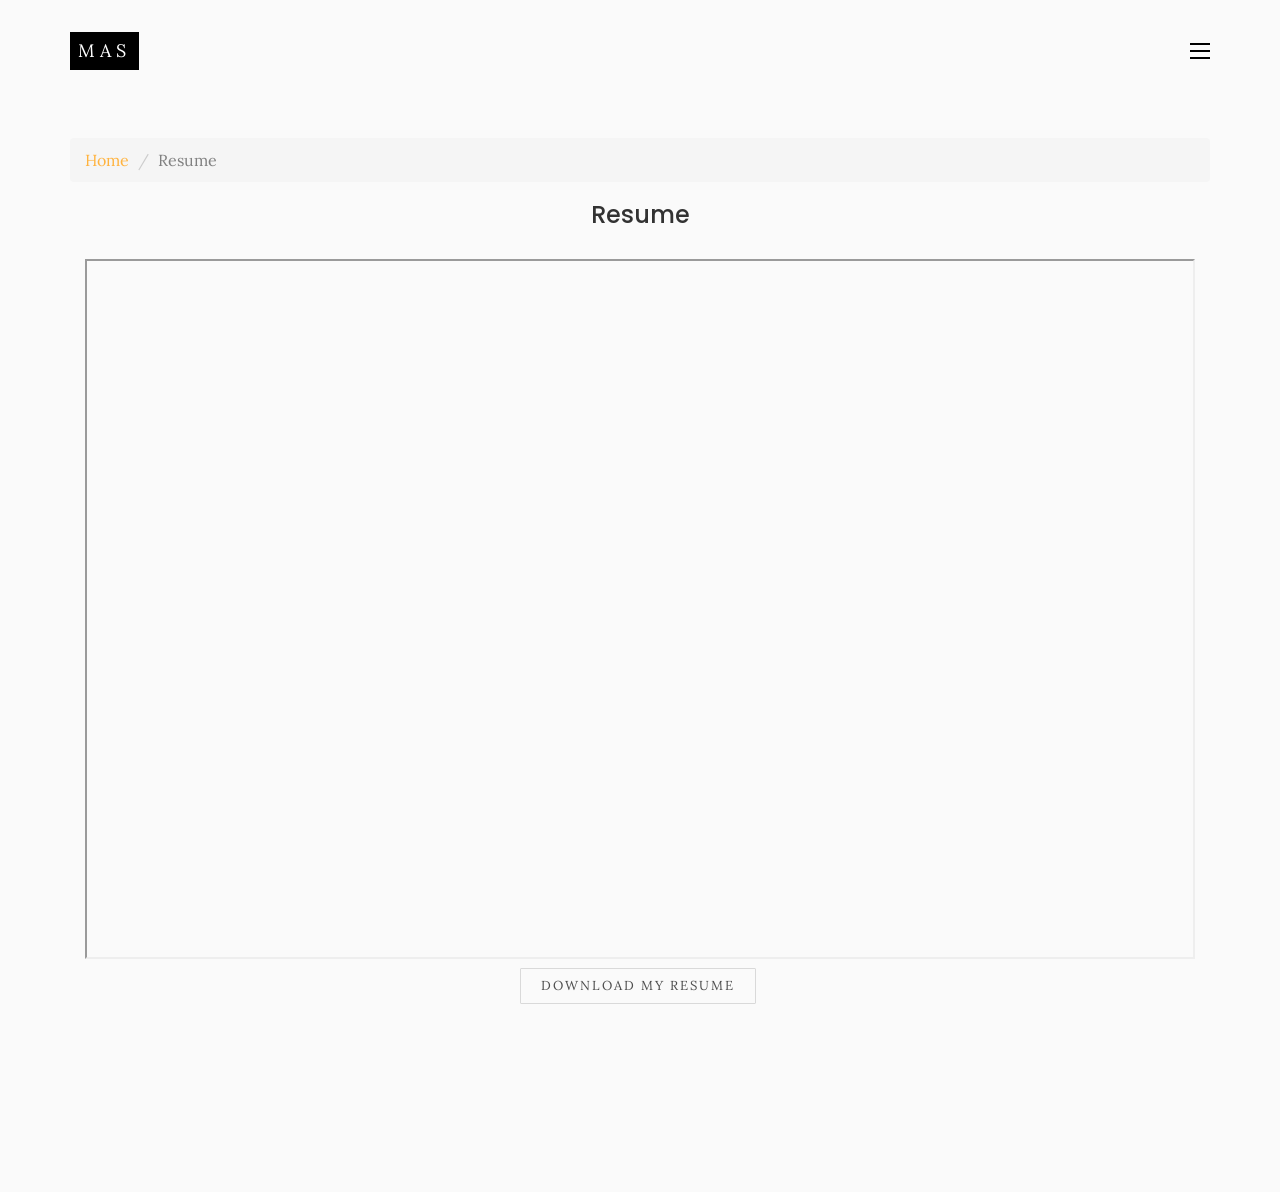
<file: resume.html>
<!DOCTYPE HTML>
<html>
	<head>
		<meta charset="utf-8">
		<meta http-equiv="X-UA-Compatible" content="IE=edge">
		<title>Masroor - Resume</title>
		<meta name="viewport" content="width=device-width, initial-scale=1">
		<meta name="description" content="" />
		<meta name="keywords" content="" />
		<meta name="author" content="" />

	  <!-- Facebook and Twitter integration -->
		<meta property="og:title" content=""/>
		<meta property="og:image" content=""/>
		<meta property="og:url" content=""/>
		<meta property="og:site_name" content=""/>
		<meta property="og:description" content=""/>
		<meta name="twitter:title" content="" />
		<meta name="twitter:image" content="" />
		<meta name="twitter:url" content="" />
		<meta name="twitter:card" content="" />

		<!-- Place favicon.ico and apple-touch-icon.png in the root directory -->
		<link rel="shortcut icon" href="fun.svg">
		<link rel="preconnect" href="https://fonts.googleapis.com">
		<link rel="preconnect" href="https://fonts.gstatic.com" crossorigin>
		<link href="https://fonts.googleapis.com/css2?family=Lora&family=Poppins&display=swap" rel="stylesheet">
		
		<link href="https://fonts.googleapis.com/css?family=Karla:400,700" rel="stylesheet">
		<link href="https://fonts.googleapis.com/css?family=Playfair+Display:400,400i,700" rel="stylesheet">
		
		<!-- Animate.css -->
		<link rel="stylesheet" href="css/animate.css">
		<!-- Icomoon Icon Fonts-->
		<link rel="stylesheet" href="css/icomoon.css">
		<!-- Bootstrap  -->
		<link rel="stylesheet" href="css/bootstrap.css">
		<!-- Owl Carousel -->
		<link rel="stylesheet" href="css/owl.carousel.min.css">
		<link rel="stylesheet" href="css/owl.theme.default.min.css">
		<!-- Magnific Popup -->
		<link rel="stylesheet" href="css/magnific-popup.css">

		<link rel="stylesheet" href="css/style.css">


		<!-- Modernizr JS -->
		<script src="js/modernizr-2.6.2.min.js"></script>
		<!-- FOR IE9 below -->
		<!--[if lt IE 9]>
		<script src="js/respond.min.js"></script>
		<![endif]-->
				
		<script async src="https://www.googletagmanager.com/gtag/js?id=G-8E8B5TLXJT"></script>
		<script>
		  window.dataLayer = window.dataLayer || [];
		  function gtag(){dataLayer.push(arguments);}
		  gtag('js', new Date());

		  gtag('config', 'G-8E8B5TLXJT');
		</script>
		
	</head>
	<body>

	<my-navbar></my-navbar>
	<div id="colorlib-page">
		
		<div id="colorlib-work">
			<div class="container">
				<ul class="breadcrumb">
				  <li><a href="index.html">Home</a></li>
				  <li>Resume</li>
				</ul>

				<div class="row">
					<div class="col-md-12">
						<div class="work-entry animate-box">
							<div class="col-md-12">
								<div class="desc">									
									<h3 class="text-center">Resume</h3>
									<iframe src="https://docs.google.com/document/d/e/2PACX-1vQ52i4Ncx2SAK79AF_45BEvDKqa-XxTG34fNwffqNYMRdeFRGnTyFMC_fFaT-Ez0Z_7kbxiHMgS4kkH/pub?embedded=true" height="700px" width="100%"></iframe>

					
									
									<p class="text-center"><a href="Masroor_Resume.pdf" class="btn btn-primary btn-outline">Download My Resume</a></p>
																	
								</div>
							</div>
						</div>
					</div>
				</div>
			</div>
		</div>


	
	</div>

	<!-- jQuery -->
	<script src="js/jquery.min.js"></script>
	<!-- jQuery Easing -->
	<script src="js/jquery.easing.1.3.js"></script>
	<!-- Bootstrap -->
	<script src="js/bootstrap.min.js"></script>
	<!-- Waypoints -->
	<script src="js/jquery.waypoints.min.js"></script>
	<!-- Owl Carousel -->
	<script src="js/owl.carousel.min.js"></script>
	<!-- Magnific Popup -->
	<script src="js/jquery.magnific-popup.min.js"></script>
	<script src="js/magnific-popup-options.js"></script>

	<!-- Main JS (Do not remove) -->
	<script src="js/main.js"></script>
	<script src="js/navbar.js"></script>

	</body>
</html>
</file>
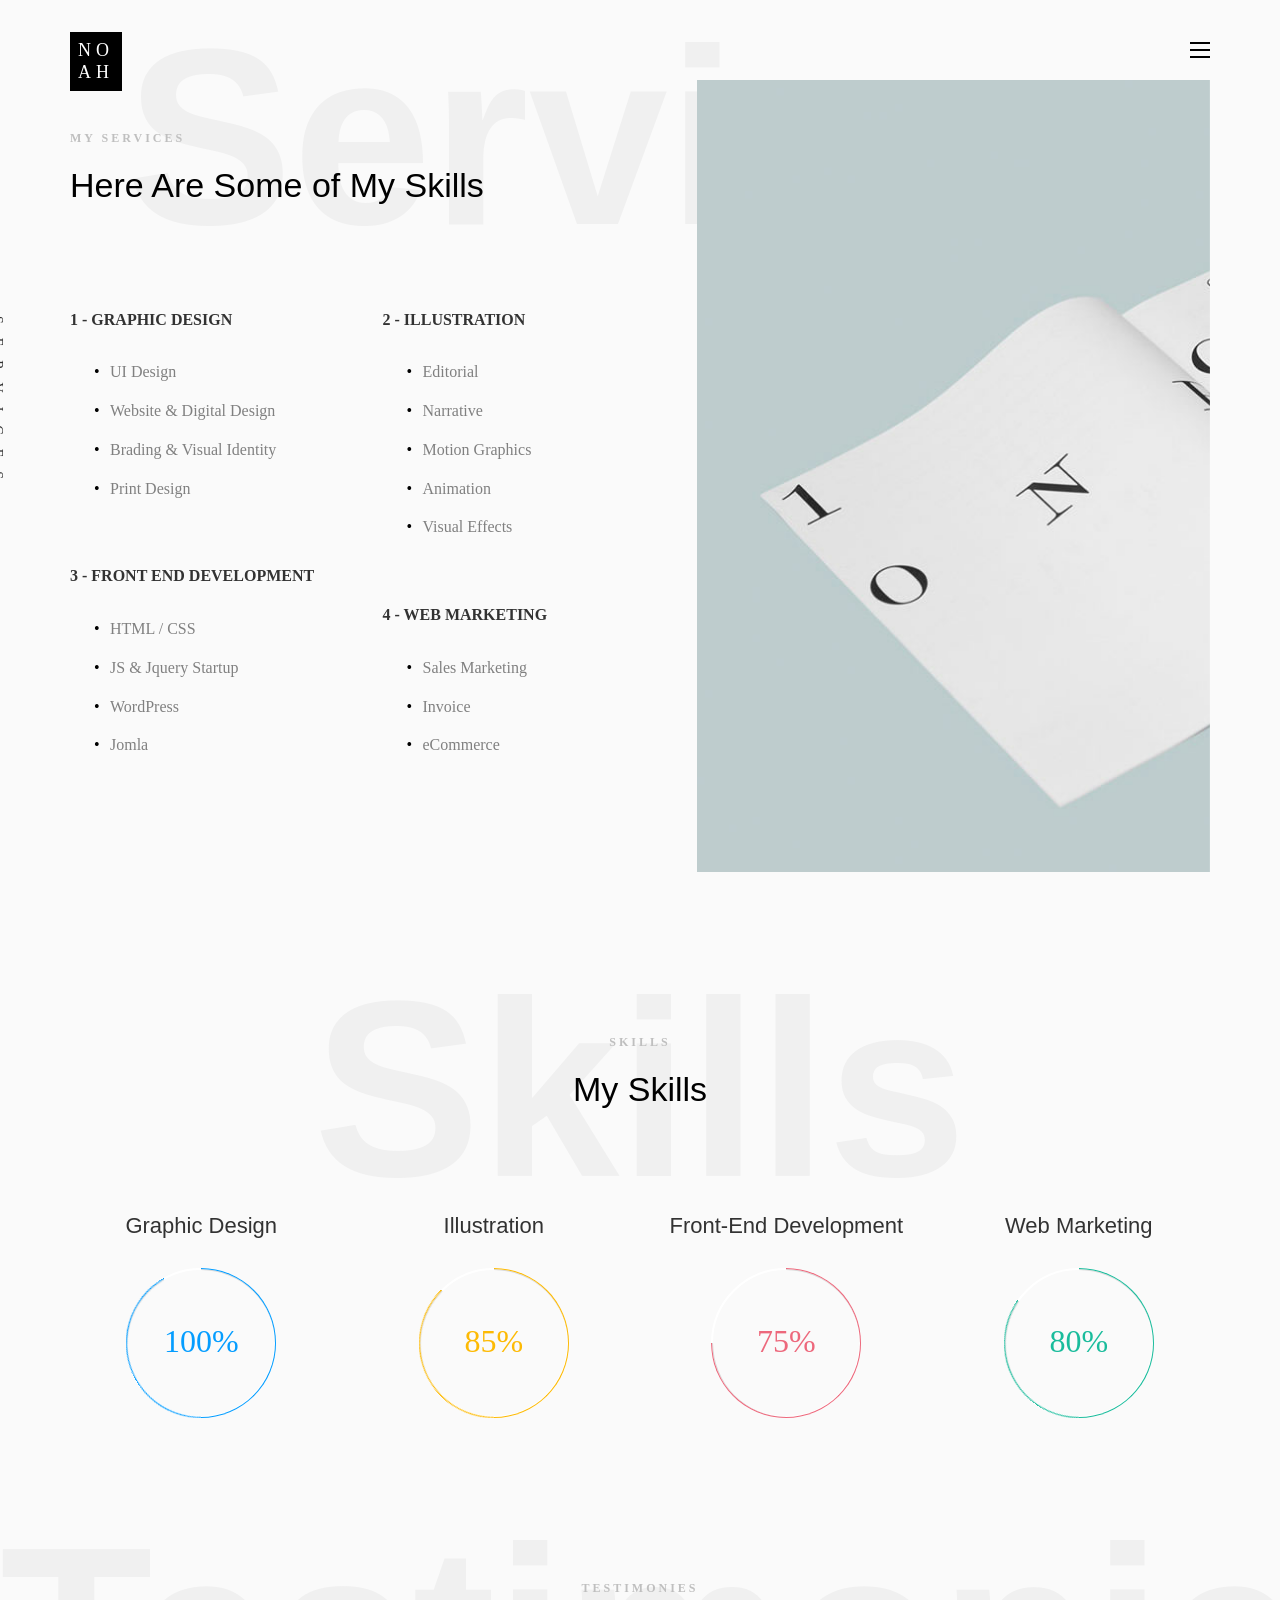
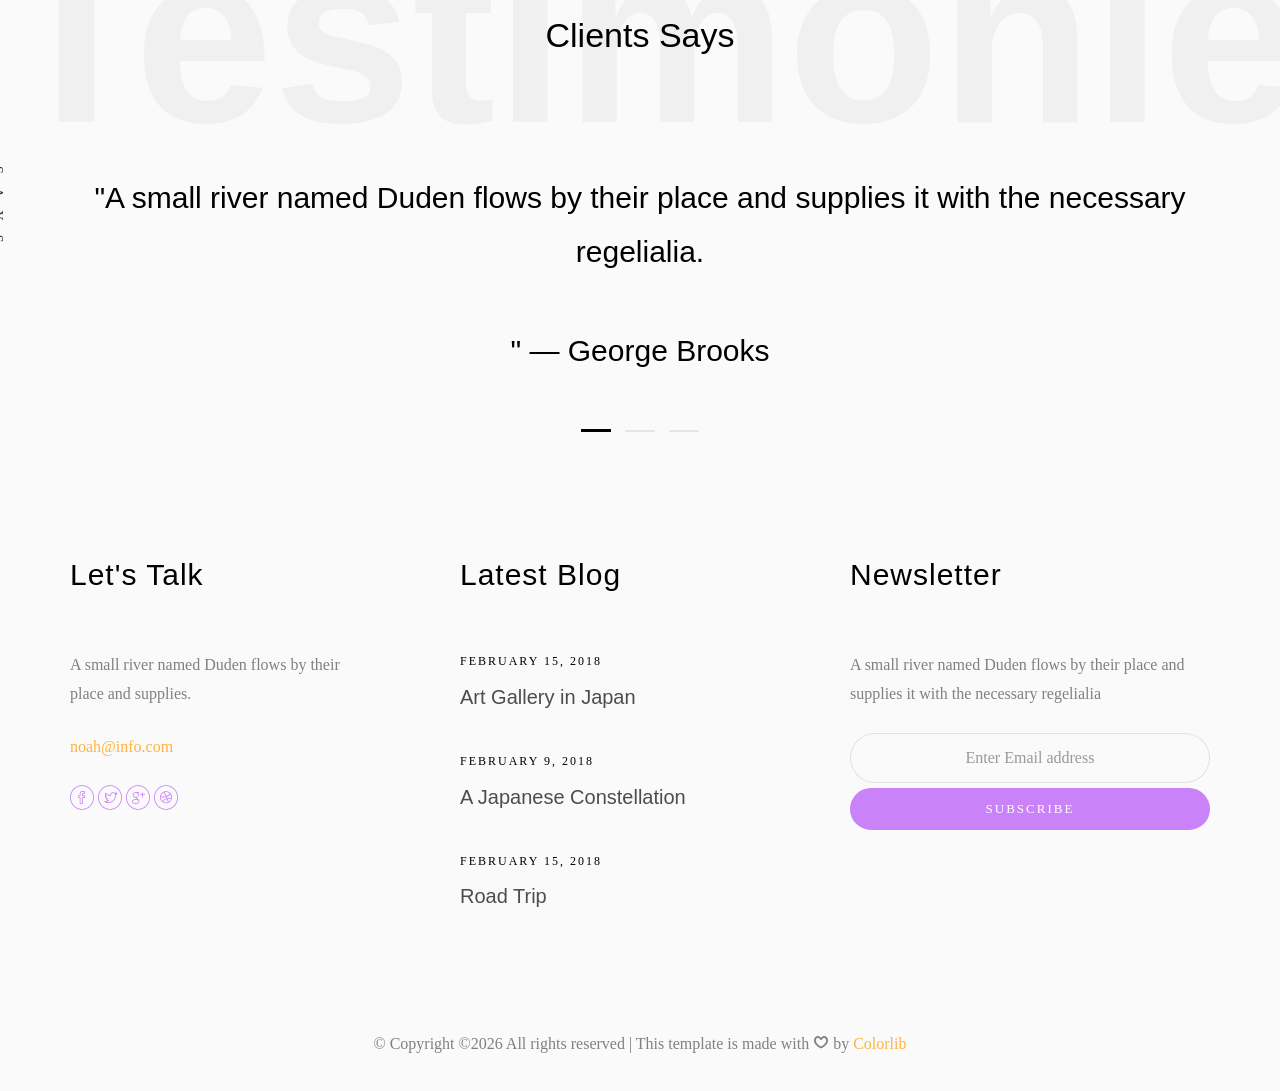
<file: services.html>
<!DOCTYPE HTML>
<html>
	<head>
	<meta charset="utf-8">
	<meta http-equiv="X-UA-Compatible" content="IE=edge">
	<title>Noah Template</title>
	<meta name="viewport" content="width=device-width, initial-scale=1">
	<meta name="description" content="" />
	<meta name="keywords" content="" />
	<meta name="author" content="" />

  <!-- Facebook and Twitter integration -->
	<meta property="og:title" content=""/>
	<meta property="og:image" content=""/>
	<meta property="og:url" content=""/>
	<meta property="og:site_name" content=""/>
	<meta property="og:description" content=""/>
	<meta name="twitter:title" content="" />
	<meta name="twitter:image" content="" />
	<meta name="twitter:url" content="" />
	<meta name="twitter:card" content="" />

	<!-- Place favicon.ico and apple-touch-icon.png in the root directory -->
	<link rel="shortcut icon" href="favicon.ico">

	<link href="https://fonts.googleapis.com/css?family=Karla:400,700" rel="stylesheet">
	<link href="https://fonts.googleapis.com/css?family=Playfair+Display:400,400i,700" rel="stylesheet">
	
	<!-- Animate.css -->
	<link rel="stylesheet" href="css/animate.css">
	<!-- Icomoon Icon Fonts-->
	<link rel="stylesheet" href="css/icomoon.css">
	<!-- Bootstrap  -->
	<link rel="stylesheet" href="css/bootstrap.css">
	<!-- Owl Carousel -->
	<link rel="stylesheet" href="css/owl.carousel.min.css">
	<link rel="stylesheet" href="css/owl.theme.default.min.css">
	<!-- Magnific Popup -->
	<link rel="stylesheet" href="css/magnific-popup.css">

	<link rel="stylesheet" href="css/style.css">


	<!-- Modernizr JS -->
	<script src="js/modernizr-2.6.2.min.js"></script>
	<!-- FOR IE9 below -->
	<!--[if lt IE 9]>
	<script src="js/respond.min.js"></script>
	<![endif]-->

	</head>
	<body>

	<nav id="colorlib-main-nav" role="navigation">
		<a href="#" class="js-colorlib-nav-toggle colorlib-nav-toggle active"><i></i></a>
		<div class="js-fullheight colorlib-table">
			<div class="colorlib-table-cell js-fullheight">
				<div class="row">
					<div class="col-md-12">
						<div class="form-group">
							<input type="text" class="form-control" id="search" placeholder="Enter any key to search...">
							<button type="submit" class="btn btn-primary"><i class="icon-search3"></i></button>
						</div>
					</div>
				</div>
				<div class="row">
					<div class="col-md-12">
						<ul>
							<li><a href="index.html">Home</a></li>
							<li class="active"><a href="services.html">Services</a></li>
							<li><a href="work.html">Work</a></li>
							<li><a href="blog.html">Blog</a></li>
							<li><a href="about.html">About</a></li>
							<li><a href="contact.html">Contact</a></li>
						</ul>
					</div>
				</div>
				<div class="row">
					<div class="col-md-12">
						<h2 class="head-title">Works</h2>
						<a href="images/work-1.jpg" class="gallery image-popup-link text-center" style="background-image: url(images/work-1.jpg);">
							<span><i class="icon-search3"></i></span>
						</a>
						<a href="images/work-2.jpg" class="gallery image-popup-link text-center" style="background-image: url(images/work-2.jpg);">
							<span><i class="icon-search3"></i></span>
						</a>
						<a href="images/work-3.jpg" class="gallery image-popup-link text-center" style="background-image: url(images/work-3.jpg);">
							<span><i class="icon-search3"></i></span>
						</a>
						<a href="images/work-4.jpg" class="gallery image-popup-link text-center" style="background-image: url(images/work-4.jpg);">
							<span><i class="icon-search3"></i></span>
						</a>
					</div>
				</div>
			</div>
		</div>
	</nav>
	
	<div id="colorlib-page">
		<header>
			<div class="container">
				<div class="row">
					<div class="col-md-12">
						<div class="colorlib-navbar-brand">
							<a class="colorlib-logo" href="index.html"><span>No</span><span>ah</span></a>
						</div>
						<a href="#" class="js-colorlib-nav-toggle colorlib-nav-toggle"><i></i></a>
					</div>
				</div>
			</div>
		</header>
		<div id="colorlib-services">
			<div class="container">
				<div class="row text-center">
					<h2 class="bold">Services</h2>
				</div>
				<div class="row">
					<div class="col-md-12">
						<div class="services-flex">
							<div class="one-third">
								<div class="row">
									<div class="col-md-12 col-md-offset-0 animate-box intro-heading">
										<span>My Services</span>
										<h2>Here Are Some of My Skills</h2>
									</div>
								</div>
								<div class="row">
									<div class="col-md-12">
										<div class="rotate">
											<h2 class="heading">Services</h2>
										</div>
									</div>
									<div class="col-md-6">
										<div class="services animate-box">
											<h3>1 - Graphic Design</h3>
											<ul>
												<li>UI Design</li>
												<li>Website &amp; Digital Design</li>
												<li>Brading &amp; Visual Identity</li>
												<li>Print Design</li>
											</ul>
										</div>
										<div class="services animate-box">
											<h3>3 - Front End Development</h3>
											<ul>
												<li>HTML / CSS</li>
												<li>JS &amp; Jquery Startup</li>
												<li>WordPress</li>
												<li>Jomla</li>
											</ul>
										</div>
									</div>
									<div class="col-md-6">
										<div class="services animate-box">
											<h3>2 - Illustration</h3>
											<ul>
												<li>Editorial</li>
												<li>Narrative</li>
												<li>Motion Graphics</li>
												<li>Animation</li>
												<li>Visual Effects</li>
											</ul>
										</div>
										<div class="services animate-box">
											<h3>4 - Web Marketing</h3>
											<ul>
												<li>Sales Marketing</li>
												<li>Invoice</li>
												<li>eCommerce</li>
											</ul>
										</div>
									</div>
								</div>
							</div>
							<div class="one-forth services-img" style="background-image: url(images/services-img.jpg);">
							</div>
						</div>
					</div>
				</div>
			</div>
		</div>

		<div id="colorlib-progress">
			<div class="container">
				<div class="row text-center">
					<h2 class="bold">Skills</h2>
				</div>
				<div class="row">
					<div class="col-md-12 col-md-offset-0 text-center animate-box intro-heading">
						<span>Skills</span>
						<h2>My Skills</h2>
					</div>
				</div>
				<div class="row">
			      <div class="col-md-3 col-sm-6 text-center">
			      	<h2 class="progress-head">Graphic Design</h2>
		            <div class="progress blue">
		                <span class="progress-left">
		                    <span class="progress-bar"></span>
		                </span>
		                <span class="progress-right">
		                    <span class="progress-bar"></span>
		                </span>
		                <div class="progress-value">100%</div>
		            </div>
		         </div>
			 
		         <div class="col-md-3 col-sm-6 text-center">
		         	<h2 class="progress-head">Illustration</h2>
		            <div class="progress yellow">
		                <span class="progress-left">
		                    <span class="progress-bar"></span>
		                </span>
		                <span class="progress-right">
		                    <span class="progress-bar"></span>
		                </span>
		                <div class="progress-value">85%</div>
		            </div>
		         </div>

		         <div class="col-md-3 col-sm-6 text-center">
		         	<h2 class="progress-head">Front-End Development</h2>
		            <div class="progress pink">
		                <span class="progress-left">
		                    <span class="progress-bar"></span>
		                </span>
		                <span class="progress-right">
		                    <span class="progress-bar"></span>
		                </span>
		                <div class="progress-value">75%</div>
		            </div>
		         </div>

		         <div class="col-md-3 col-sm-6 text-center">
		         	<h2 class="progress-head">Web Marketing</h2>
		            <div class="progress green">
		                <span class="progress-left">
		                    <span class="progress-bar"></span>
		                </span>
		                <span class="progress-right">
		                    <span class="progress-bar"></span>
		                </span>
		                <div class="progress-value">80%</div>
		            </div>
		         </div>
			   </div>
			</div>
		</div>

		<div id="colorlib-testimony">
			<div class="container">
				<div class="row text-center">
					<h2 class="bold">Testimonies</h2>
				</div>
				<div class="row">
					<div class="col-md-12 col-md-offset-0 text-center animate-box intro-heading">
						<span>Testimonies</span>
						<h2>Clients Says</h2>
					</div>
				</div>
				<div class="row">
					<div class="col-md-12">
						<div class="rotate">
							<h2 class="heading">Says</h2>
						</div>
					</div>
				</div>
				<div class="row animate-box">
					<div class="owl-carousel">
						<div class="item">
							<div class="col-md-12 text-center">
								<div class="testimony">
									<blockquote>
										<p>"A small river named Duden flows by their place and supplies it with the necessary regelialia.</p>
										<span>" &mdash; George Brooks</span>
									</blockquote>
								</div>
							</div>
						</div>
						<div class="item">
							<div class="col-md-12 text-center">
								<div class="testimony">
									<blockquote>
										<p>"Even the all-powerful Pointing has no control about the blind texts it is an almost unorthographic life One day however a small line of blind text by the name of Lorem Ipsum decided to leave for the far World of Grammar.</p>
										<span>" &mdash; Daniel Foster</span>
									</blockquote>
								</div>
							</div>
						</div>
						<div class="item">
							<div class="col-md-12 text-center">
								<div class="testimony">
									<blockquote>
										<p>"When she reached the first hills of the Italic Mountains, she had a last view back on the skyline of her hometown Bookmarksgrove</p>
										<span>" &mdash; Liam Jenkins</span>
									</blockquote>
								</div>
							</div>
						</div>
					</div>
				</div>
			</div>
		</div>

		<footer>
			<div id="footer">
				<div class="container">
					<div class="row">
						<div class="col-md-4 col-pb-sm">
							<div class="row">
								<div class="col-md-10">
									<h2>Let's Talk</h2>
									<p>A small river named Duden flows by their place and supplies.</p>
									<p><a href="#">noah@info.com</a></p>
									<p class="colorlib-social-icons">
										<a href="#"><i class="icon-facebook4"></i></a>
										<a href="#"><i class="icon-twitter3"></i></a>
										<a href="#"><i class="icon-googleplus"></i></a>
										<a href="#"><i class="icon-dribbble2"></i></a>
									</p>
								</div>
							</div>
						</div>
						<div class="col-md-4 col-pb-sm">
							<h2>Latest Blog</h2>
							<div class="f-entry">
								<a href="#" class="featured-img" style="background-image: url(images/img-1.jpg);"></a>
								<div class="desc">
									<span>February 15, 2018</span>
									<h3><a href="#">Art Gallery in Japan</a></h3>
								</div>
							</div>
							<div class="f-entry">
								<a href="#" class="featured-img" style="background-image: url(images/img-2.jpg);"></a>
								<div class="desc">
									<span>February 9, 2018</span>
									<h3><a href="#">A Japanese Constellation</a></h3>
								</div>
							</div>
							<div class="f-entry">
								<a href="#" class="featured-img" style="background-image: url(images/img-3.jpg);"></a>
								<div class="desc">
									<span>February 15, 2018</span>
									<h3><a href="#">Road Trip</a></h3>
								</div>
							</div>
						</div>
						<div class="col-md-4 col-pb-sm">
							<h2>Newsletter</h2>
							<p>A small river named Duden flows by their place and supplies it with the necessary regelialia</p>
							<div class="subscribe text-center">
								<div class="form-group">
									<input type="text" class="form-control text-center" placeholder="Enter Email address">
									<input type="submit" value="Subscribe" class="btn btn-primary btn-custom">
								</div>
							</div>
						</div>
					</div>
					<div class="row">
						<div class="col-md-12 text-center">
							<p>
								&copy; <!-- Link back to Colorlib can't be removed. Template is licensed under CC BY 3.0. -->
Copyright &copy;<script>document.write(new Date().getFullYear());</script> All rights reserved | This template is made with <i class="icon-heart4" aria-hidden="true"></i> by <a href="https://colorlib.com" target="_blank">Colorlib</a>
<!-- Link back to Colorlib can't be removed. Template is licensed under CC BY 3.0. -->
							</p>
						</div>
					</div>
				</div>
			</div>
		</footer>
	
	</div>

	<!-- jQuery -->
	<script src="js/jquery.min.js"></script>
	<!-- jQuery Easing -->
	<script src="js/jquery.easing.1.3.js"></script>
	<!-- Bootstrap -->
	<script src="js/bootstrap.min.js"></script>
	<!-- Waypoints -->
	<script src="js/jquery.waypoints.min.js"></script>
	<!-- Owl Carousel -->
	<script src="js/owl.carousel.min.js"></script>
	<!-- Magnific Popup -->
	<script src="js/jquery.magnific-popup.min.js"></script>
	<script src="js/magnific-popup-options.js"></script>

	<!-- Main JS (Do not remove) -->
	<script src="js/main.js"></script>

	</body>
</html>
</file>
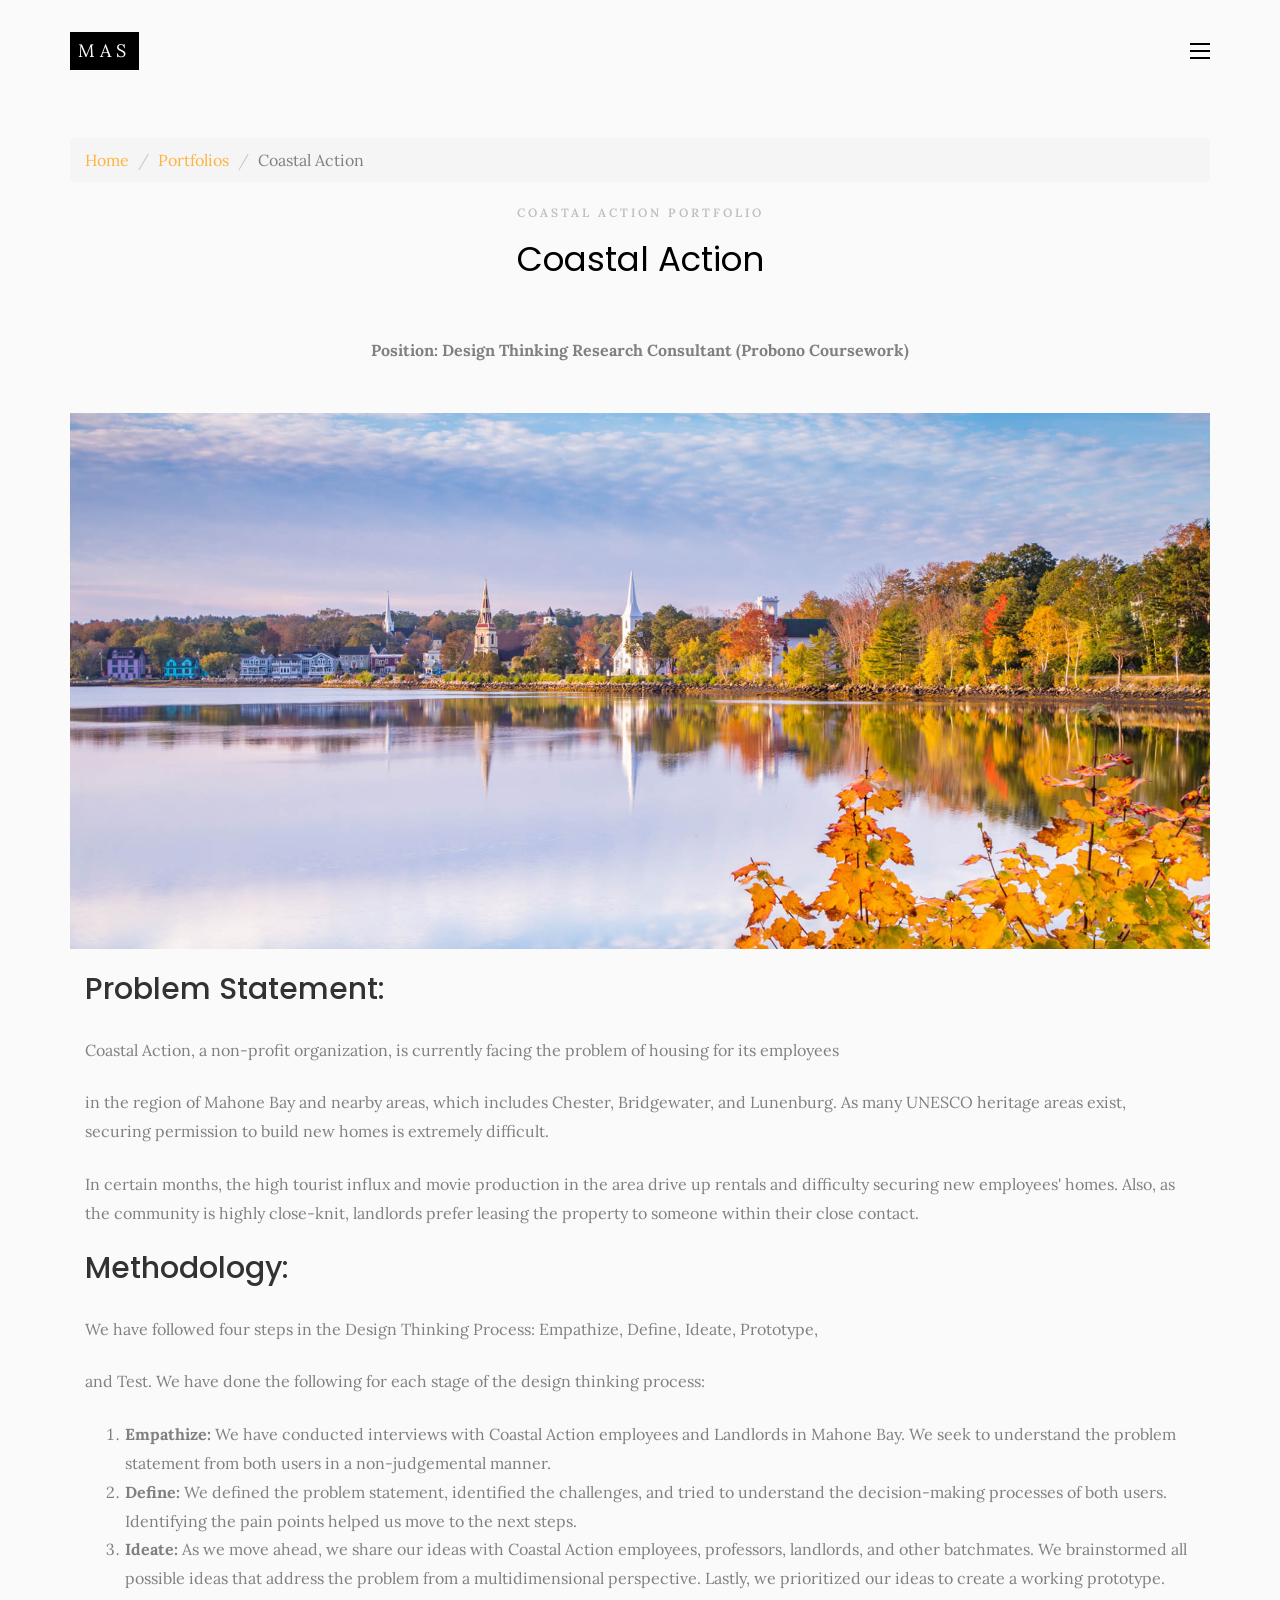
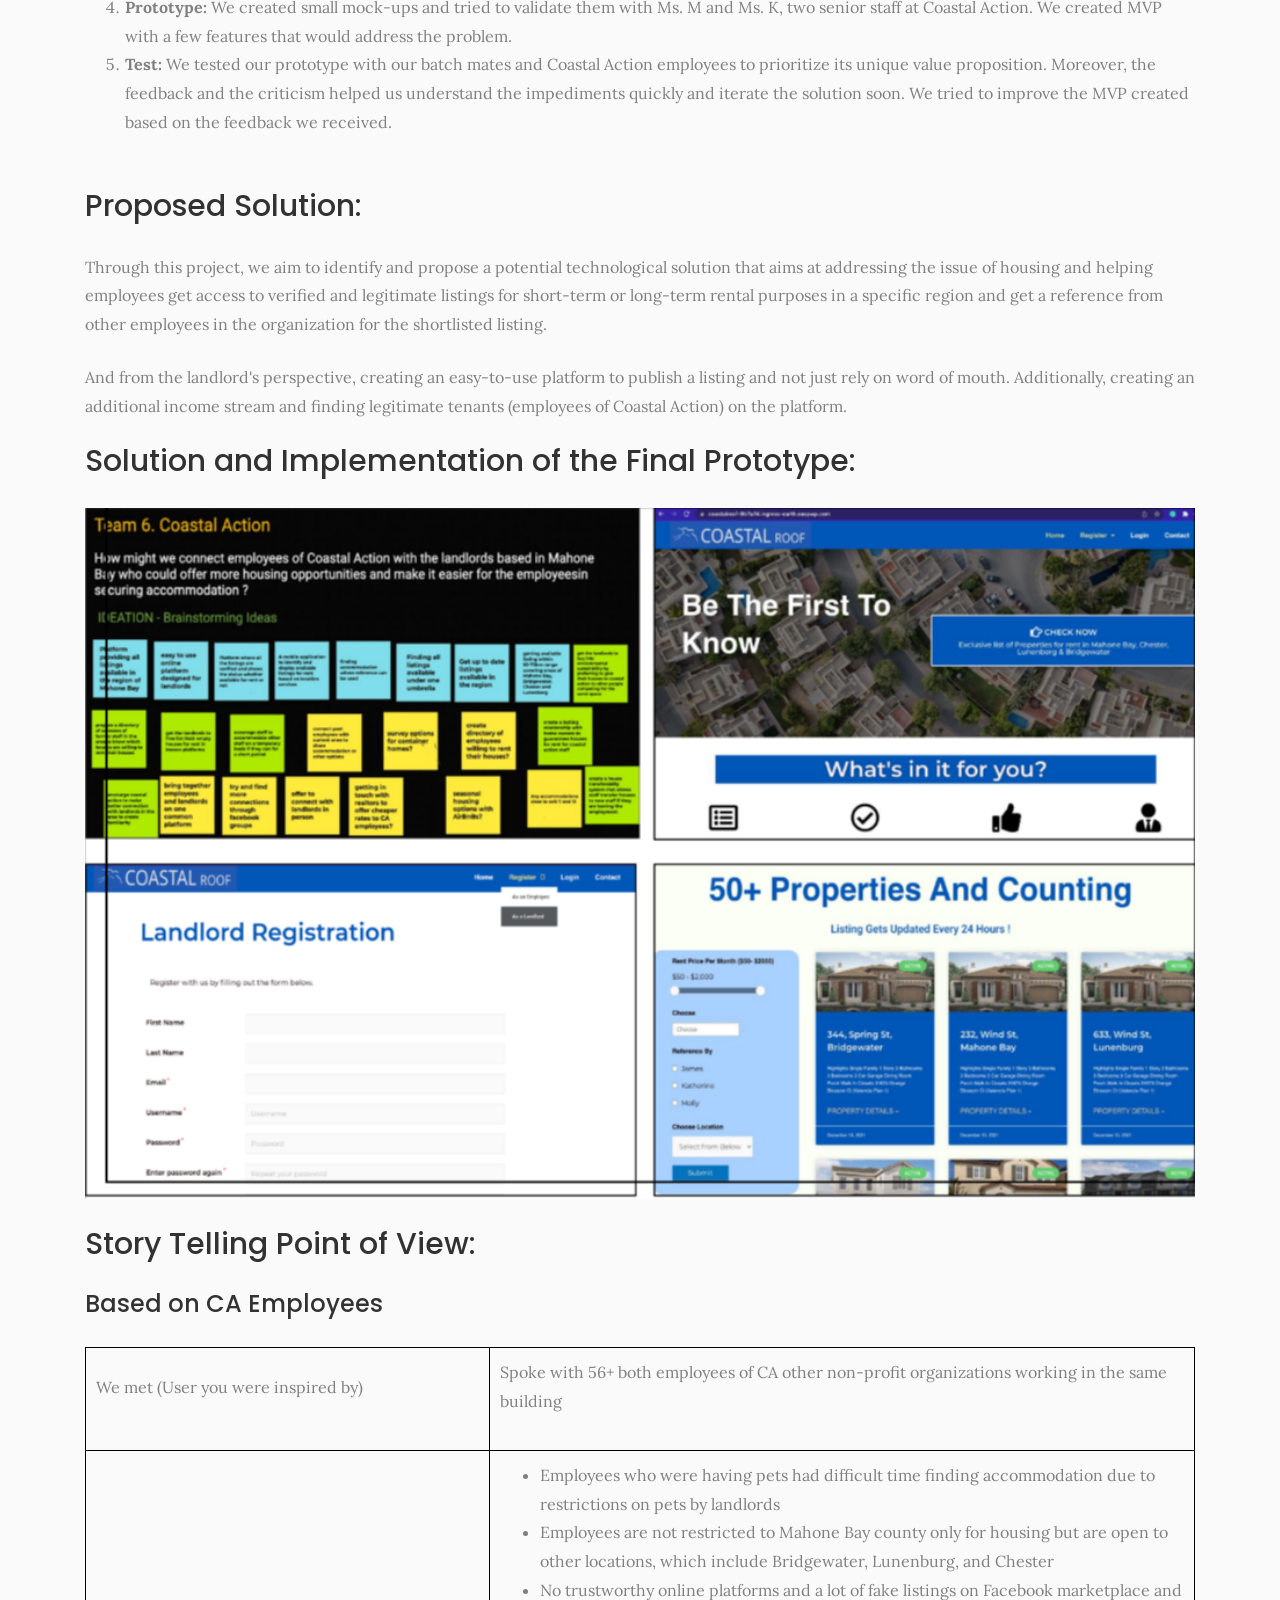
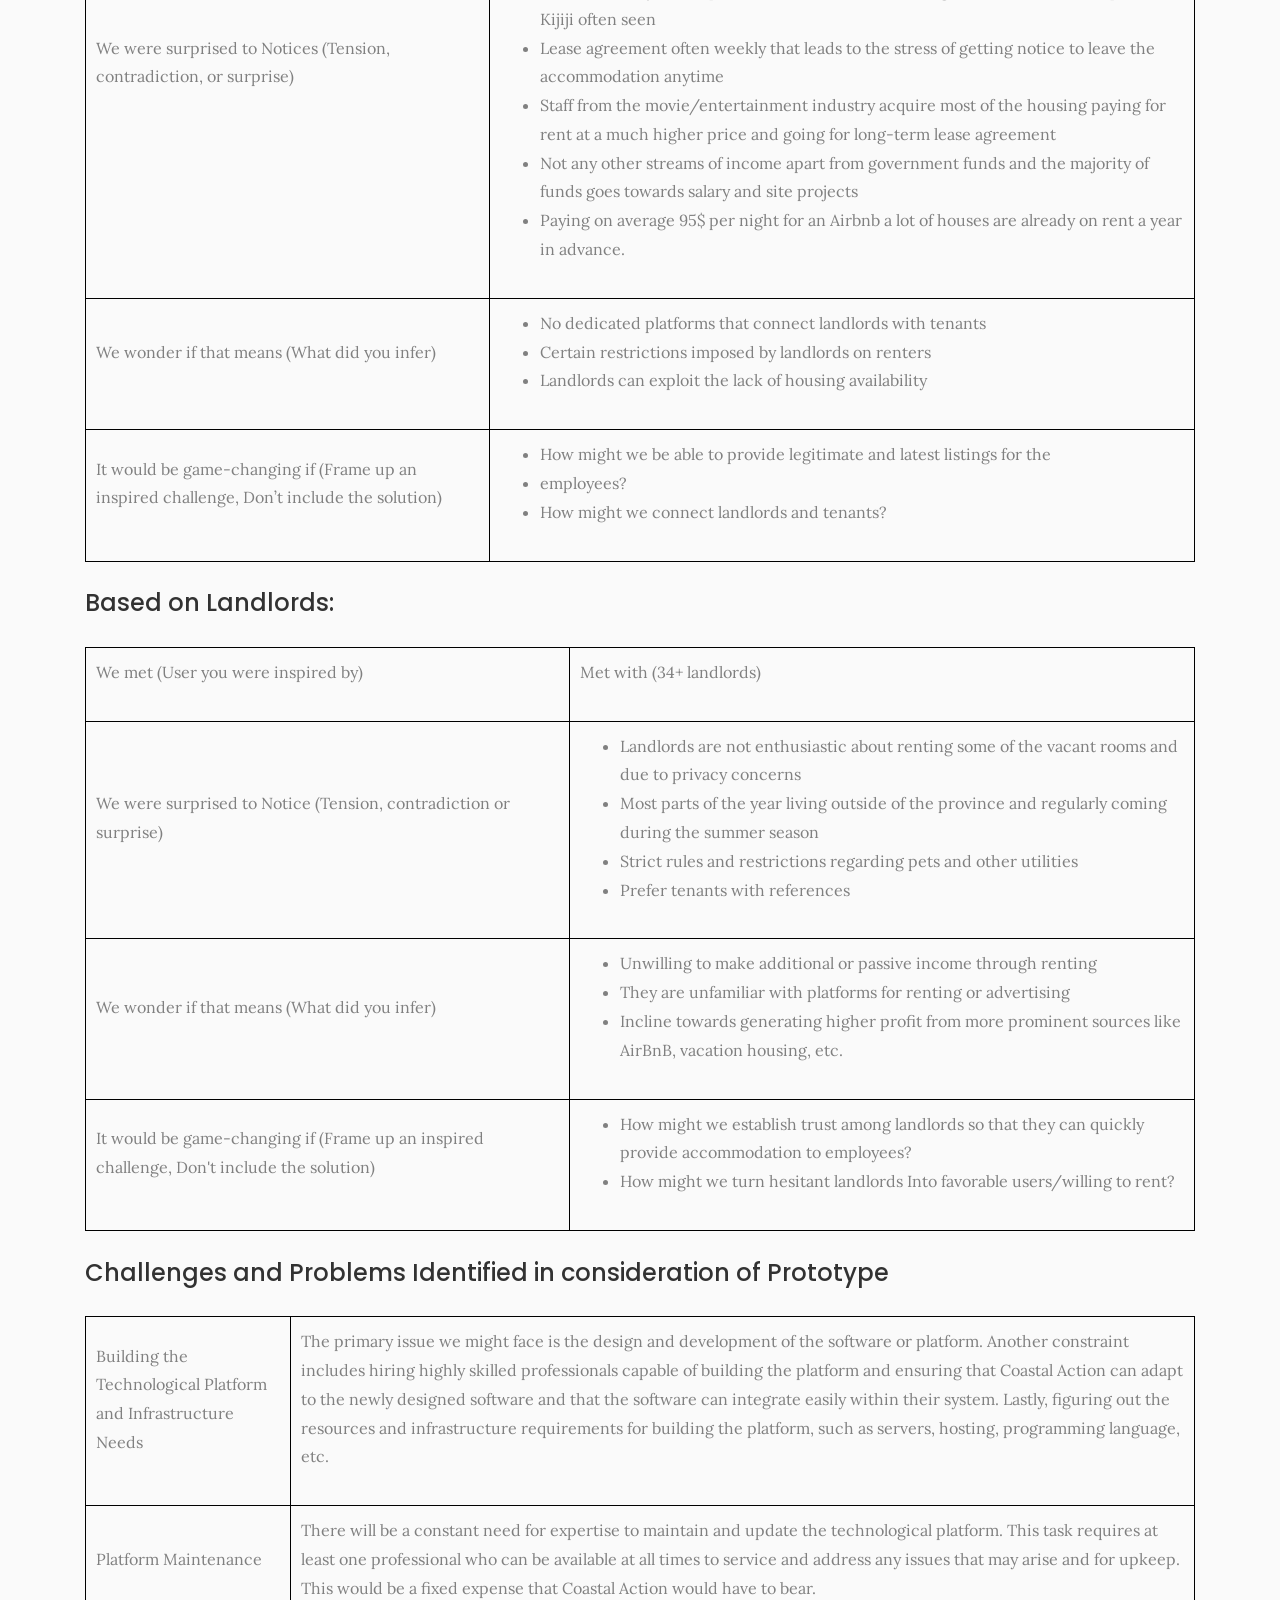
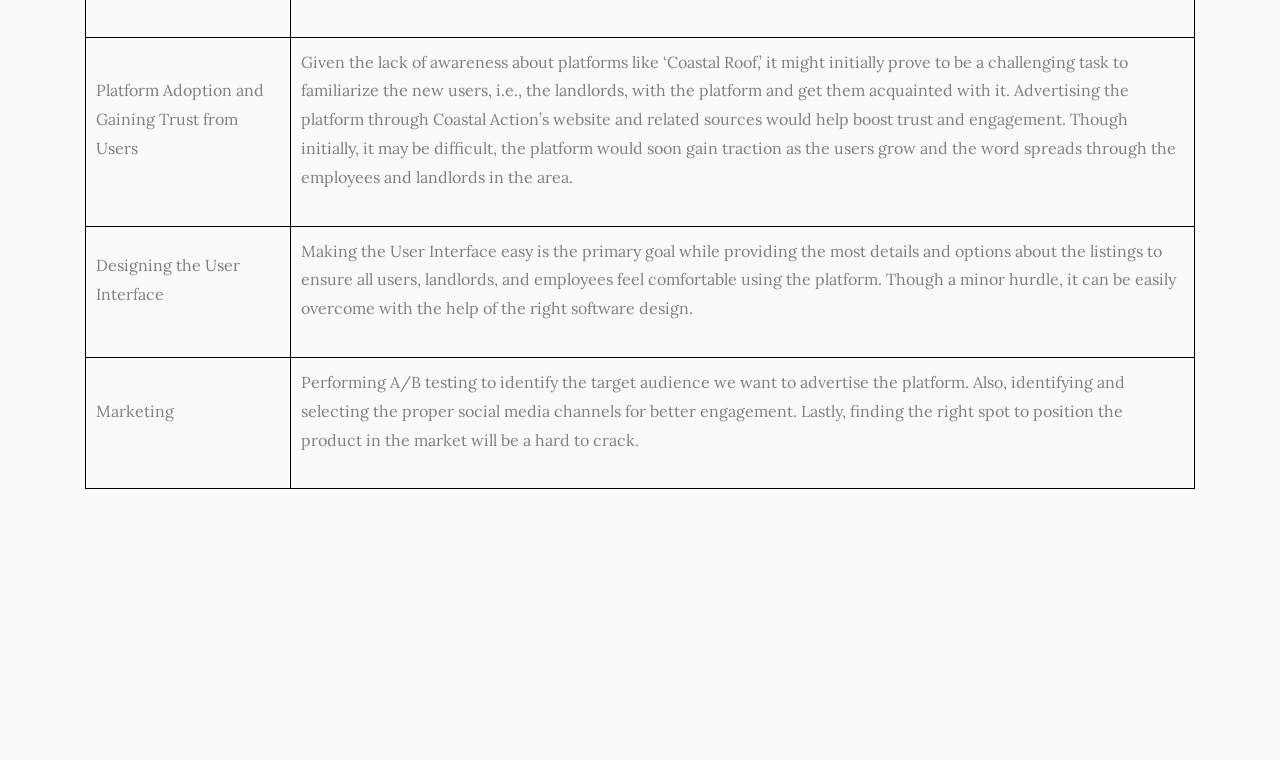
<file: work-coastal.html>
<!DOCTYPE HTML>
<html>
	<head>
		<meta charset="utf-8">
		<meta http-equiv="X-UA-Compatible" content="IE=edge">
		<title>Masroor - Coastal Action </title>
		<meta name="viewport" content="width=device-width, initial-scale=1">
		<meta name="description" content="" />
		<meta name="keywords" content="" />
		<meta name="author" content="" />

	  <!-- Facebook and Twitter integration -->
		<meta property="og:title" content=""/>
		<meta property="og:image" content=""/>
		<meta property="og:url" content=""/>
		<meta property="og:site_name" content=""/>
		<meta property="og:description" content=""/>
		<meta name="twitter:title" content="" />
		<meta name="twitter:image" content="" />
		<meta name="twitter:url" content="" />
		<meta name="twitter:card" content="" />

		<!-- Place favicon.ico and apple-touch-icon.png in the root directory -->
		<link rel="shortcut icon" href="fun.svg">
		<link rel="preconnect" href="https://fonts.googleapis.com">
		<link rel="preconnect" href="https://fonts.gstatic.com" crossorigin>
		<link href="https://fonts.googleapis.com/css2?family=Lora&family=Poppins&display=swap" rel="stylesheet">
		
		<link href="https://fonts.googleapis.com/css?family=Karla:400,700" rel="stylesheet">
		<link href="https://fonts.googleapis.com/css?family=Playfair+Display:400,400i,700" rel="stylesheet">
		
		<!-- Animate.css -->
		<link rel="stylesheet" href="css/animate.css">
		<!-- Icomoon Icon Fonts-->
		<link rel="stylesheet" href="css/icomoon.css">
		<!-- Bootstrap  -->
		<link rel="stylesheet" href="css/bootstrap.css">
		<!-- Owl Carousel -->
		<link rel="stylesheet" href="css/owl.carousel.min.css">
		<link rel="stylesheet" href="css/owl.theme.default.min.css">
		<!-- Magnific Popup -->
		<link rel="stylesheet" href="css/magnific-popup.css">

		<link rel="stylesheet" href="css/style.css">


		<!-- Modernizr JS -->
		<script src="js/modernizr-2.6.2.min.js"></script>
		<!-- FOR IE9 below -->
		<!--[if lt IE 9]>
		<script src="js/respond.min.js"></script>
		<![endif]-->
				
		<script async src="https://www.googletagmanager.com/gtag/js?id=G-8E8B5TLXJT"></script>
		<script>
		  window.dataLayer = window.dataLayer || [];
		  function gtag(){dataLayer.push(arguments);}
		  gtag('js', new Date());

		  gtag('config', 'G-8E8B5TLXJT');
		</script>
		
	</head>
	<body>

	<my-navbar></my-navbar>
	<div id="colorlib-page">
		
		<div id="colorlib-work">
			<div class="container">
				
				<ul class="breadcrumb">
				  <li><a href="index.html">Home</a></li>
				  <li><a href="work.html">Portfolios</a></li>
				  <li>Coastal Action</li>
				</ul>

				<div class="row">
					<div class="col-md-12 col-md-offset-0 text-center animate-box intro-heading">
						<span>Coastal Action Portfolio</span>
						<h2>Coastal Action</h2>
						<b>Position: Design Thinking Research Consultant (Probono Coursework)</b>

					</div>
				</div>

				<div class="row">
					<div class="col-md-12">
						<div class="work-entry animate-box">
							<img style= "display: block; margin-left: auto; margin-right: auto;width: 100%;" src="images/mahome.png">

							<div class="col-md-12">
								<div class="desc">
									<p></p>
									<h2>Problem Statement:</h2>
										<p>Coastal Action, a non-profit organization, is currently facing the problem of housing for its employees</p>
										<p>in the region of Mahone Bay and nearby areas, which includes Chester, Bridgewater, and Lunenburg. As many UNESCO heritage areas exist, securing permission to build new homes is extremely difficult.&nbsp;</p>
										<p>In certain months, the high tourist influx and movie production in the area drive up rentals and difficulty securing new employees' homes. Also, as the community is highly close-knit, landlords prefer leasing the property to someone within their close contact.&nbsp;</p>
										<h2>Methodology:&nbsp;</h2>
										<p>We have followed four steps in the Design Thinking Process: Empathize, Define, Ideate, Prototype,</p>
										<p>and Test. We have done the following for each stage of the design thinking process:</p>
										<ol>
										<li><strong>Empathize:</strong> We have conducted interviews with Coastal Action employees and Landlords in Mahone Bay. We seek to understand the problem statement from both users in a non-judgemental manner.</li>
										<li><strong>Define:</strong> We defined the problem statement, identified the challenges, and tried to understand the decision-making processes of both users. Identifying the pain points helped us move to the next steps.</li>
										<li><strong>Ideate:</strong> As we move ahead, we share our ideas with Coastal Action employees, professors, landlords, and other batchmates. We brainstormed all possible ideas that address the problem from a multidimensional perspective. Lastly, we prioritized our ideas to create a working prototype.</li>
										<li><strong>Prototype:</strong> We created small mock-ups and tried to validate them with Ms. M and Ms. K, two senior staff at Coastal Action. We created MVP with a few features that would address the problem.</li>
										<li><strong>Test: </strong>We tested our prototype with our batch mates and Coastal Action employees to prioritize its unique value proposition. Moreover, the feedback and the criticism helped us understand the impediments quickly and iterate the solution soon. We tried to improve the MVP created based on the feedback we received.</li>
										</ol>
										

										<br>
										<h2>Proposed Solution:&nbsp;</h2>
										<p>Through this project, we aim to identify and propose a potential technological solution that aims at addressing the issue of housing and helping employees get access to verified and legitimate listings for short-term or long-term rental purposes in a specific region and get a reference from other employees in the organization for the shortlisted listing.</p>
										<p>And from the landlord's perspective, creating an easy-to-use platform to publish a listing and not just rely on word of mouth. Additionally, creating an additional income stream and finding legitimate tenants (employees of Coastal Action) on the platform.</p>
										<h2>Solution and Implementation of the Final Prototype:&nbsp;</h2>
										<img style= "display: block; margin-left: auto; margin-right: auto;width: 100%;" src="images/prototype.png">
										

										<br>
										<h2>Story Telling Point of View:</h2>
										

										<h3>Based on CA Employees</h3>
										<table>
										<tbody>
										<tr>
										<td>
										<p>We met (User you were inspired by)</p>
										</td>
										<td>
										<p>Spoke with 56+ both employees of CA other non-profit organizations working in the same building&nbsp;</p>
										</td>
										</tr>
										<tr>
										<td>
										<p>We were surprised to Notices (Tension, contradiction, or surprise)</p>
										

										</td>
										<td>
										<ul>
										<li>Employees who were having pets had difficult time finding accommodation due to restrictions on pets by landlords</li>
										<li>Employees are not restricted to Mahone Bay county only for housing but are open to other locations, which include Bridgewater, Lunenburg, and Chester</li>
										<li>No trustworthy online platforms and a lot of fake listings on Facebook marketplace and Kijiji often seen</li>
										<li>Lease agreement often weekly that leads to the stress of getting notice to leave the accommodation anytime</li>
										<li>Staff from the movie/entertainment industry acquire most of the housing paying for rent at a much higher price and going for long-term lease agreement</li>
										<li>Not any other streams of income apart from government funds and the majority of funds goes towards salary and site projects</li>
										<li>Paying on average 95$ per night for an Airbnb a lot of houses are already on rent a year in advance.</li>
										</ul>
										</td>
										</tr>
										<tr>
										<td>
										<p>We wonder if that means (What did you infer)</p>
										</td>
										<td>
										<ul>
										<li>No dedicated platforms that connect landlords with tenants</li>
										<li>Certain restrictions imposed by landlords on renters</li>
										<li>Landlords can exploit the lack of housing availability</li>
										</ul>
										</td>
										</tr>
										<tr>
										<td>
										<p>It would be game-changing if (Frame up an inspired challenge, Don&rsquo;t include the solution)</p>
	
										</td>
										<td>
										<ul>
										<li>How might we be able to provide legitimate and latest listings for the</li>
										<li>employees?</li>
										<li>How might we connect landlords and tenants?</li>
										</ul>
										</td>
										</tr>
										</tbody>
										</table>

										<br>
										

										<h3>Based on Landlords:&nbsp;</h3>
										<table>
										<tbody>
										<tr>
										<td>
										<p>We met (User you were inspired by)</p>
										</td>
										<td>
										<p>Met with (34+ landlords)&nbsp;</p>
										</td>
										</tr>
										<tr>
										<td>
										<p>We were surprised to Notice (Tension, contradiction or surprise)</p>
										</td>
										<td>
										<ul>
										<li>Landlords are not enthusiastic about renting some of the vacant rooms and due to privacy concerns</li>
										<li>Most parts of the year living outside of the province and regularly coming during the summer season</li>
										<li>Strict rules and restrictions regarding pets and other utilities</li>
										<li>Prefer tenants with references</li>
										</ul>
										</td>
										</tr>
										<tr>
										<td>
										<p>We wonder if that means (What did you infer)</p>
										</td>
										<td>
										<ul>
										<li>Unwilling to make additional or passive income through renting</li>
										<li>They are unfamiliar with platforms for renting or advertising</li>
										<li>Incline towards generating higher profit from more prominent sources like AirBnB, vacation housing, etc.</li>
										</ul>
										</td>
										</tr>
										<tr>
										<td>
										<p>It would be game-changing if (Frame up an inspired challenge, Don't include the solution)</p>
										</td>
										<td>
										<ul>
										<li>How might we establish trust among landlords so that they can quickly provide accommodation to employees?</li>
										<li>How might we turn hesitant landlords Into favorable users/willing to rent?</li>
										</ul>
										</td>
										</tr>
										</tbody>
										</table>

										<br>
										<h3>Challenges and Problems Identified in consideration of Prototype</h3>
										<table>
										<tbody>
										<tr>
										<td>
										<p>Building the Technological Platform and Infrastructure Needs</p>
										</td>
										<td>
										<p>The primary issue we might face is the design and development of the software or platform. Another constraint includes hiring highly skilled professionals capable of building the platform and ensuring that Coastal Action can adapt to the newly designed software and that the software can integrate easily within their system. Lastly, figuring out the resources and infrastructure requirements for building the platform, such as servers, hosting, programming language, etc.</p>
										</td>
										</tr>
										<tr>
										<td>
										<p>Platform Maintenance</p>
										</td>
										<td>
										<p>There will be a constant need for expertise to maintain and update the technological platform. This task requires at least one professional who can be available at all times to service and address any issues that may arise and for upkeep. This would be a fixed expense that Coastal Action would have to bear.</p>
										</td>
										</tr>
										<tr>
										<td>
										<p>Platform Adoption and Gaining Trust from Users</p>
										</td>
										<td>
										<p>Given the lack of awareness about platforms like &lsquo;Coastal Roof,&rsquo; it might initially prove to be a challenging task to familiarize the new users, i.e., the landlords, with the platform and get them acquainted with it. Advertising the platform through Coastal Action&rsquo;s website and related sources would help boost trust and engagement. Though initially, it may be difficult, the platform would soon gain traction as the users grow and the word spreads through the employees and landlords in the area.</p>
										</td>
										</tr>
										<tr>
										<td>
										<p>Designing the User Interface</p>
										</td>
										<td>
										<p>Making the User Interface easy is the primary goal while providing the most details and options about the listings to ensure all users, landlords, and employees feel comfortable using the platform. Though a minor hurdle, it can be easily overcome with the help of the right software design.</p>
										</td>
										</tr>
										<tr>
										<td>
										<p>Marketing</p>
										</td>
										<td>
										<p>Performing A/B testing to identify the target audience we want to advertise the platform. Also, identifying and selecting the proper social media channels for better engagement. Lastly, finding the right spot to position the product in the market will be a hard to crack.</p>
										</td>
										</tr>
										</tbody>
										</table>
										<p><br /><br /><br /></p>
								</div>
							</div>
						</div>
					</div>
				</div>


				
			</div>
		</div>


	
	</div>

	<!-- jQuery -->
	<script src="js/jquery.min.js"></script>
	<!-- jQuery Easing -->
	<script src="js/jquery.easing.1.3.js"></script>
	<!-- Bootstrap -->
	<script src="js/bootstrap.min.js"></script>
	<!-- Waypoints -->
	<script src="js/jquery.waypoints.min.js"></script>
	<!-- Owl Carousel -->
	<script src="js/owl.carousel.min.js"></script>
	<!-- Magnific Popup -->
	<script src="js/jquery.magnific-popup.min.js"></script>
	<script src="js/magnific-popup-options.js"></script>

	<!-- Main JS (Do not remove) -->
	<script src="js/main.js"></script>
	<script src="js/navbar.js"></script>

	</body>
</html>
</file>
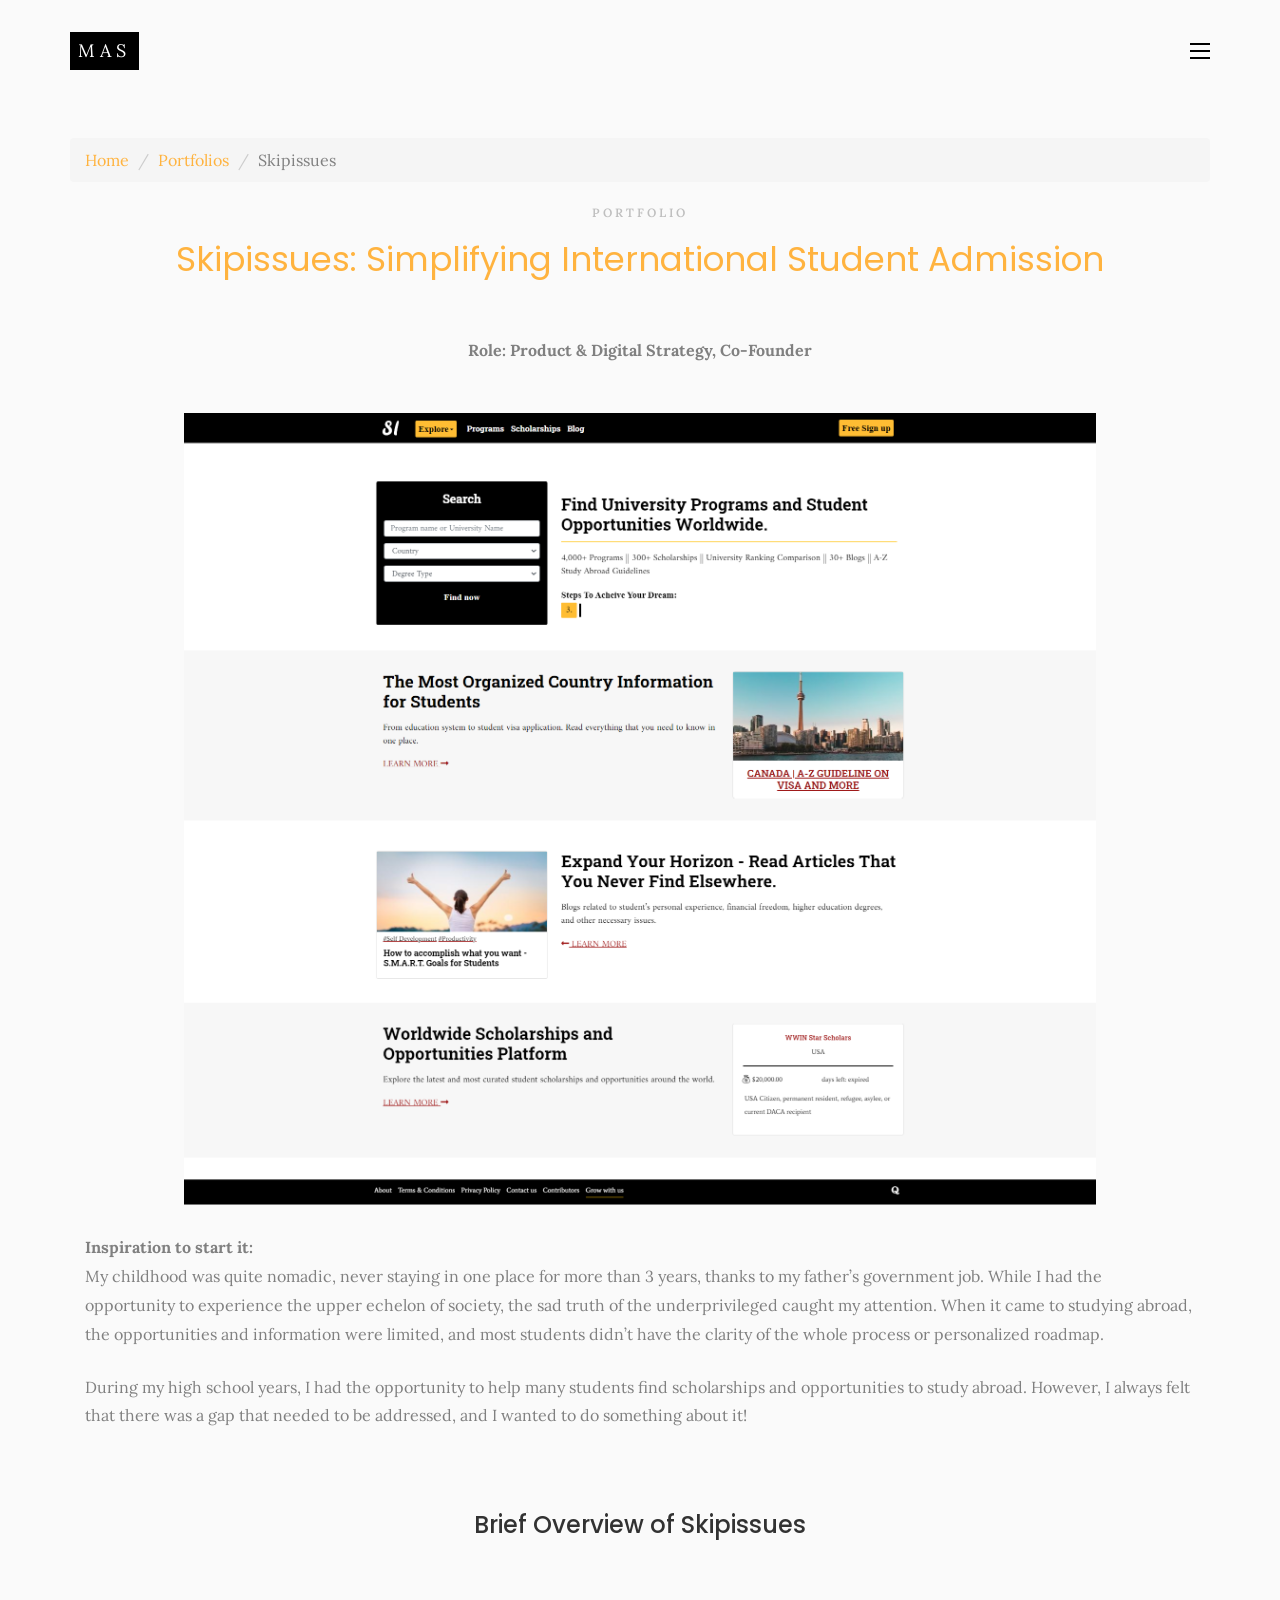
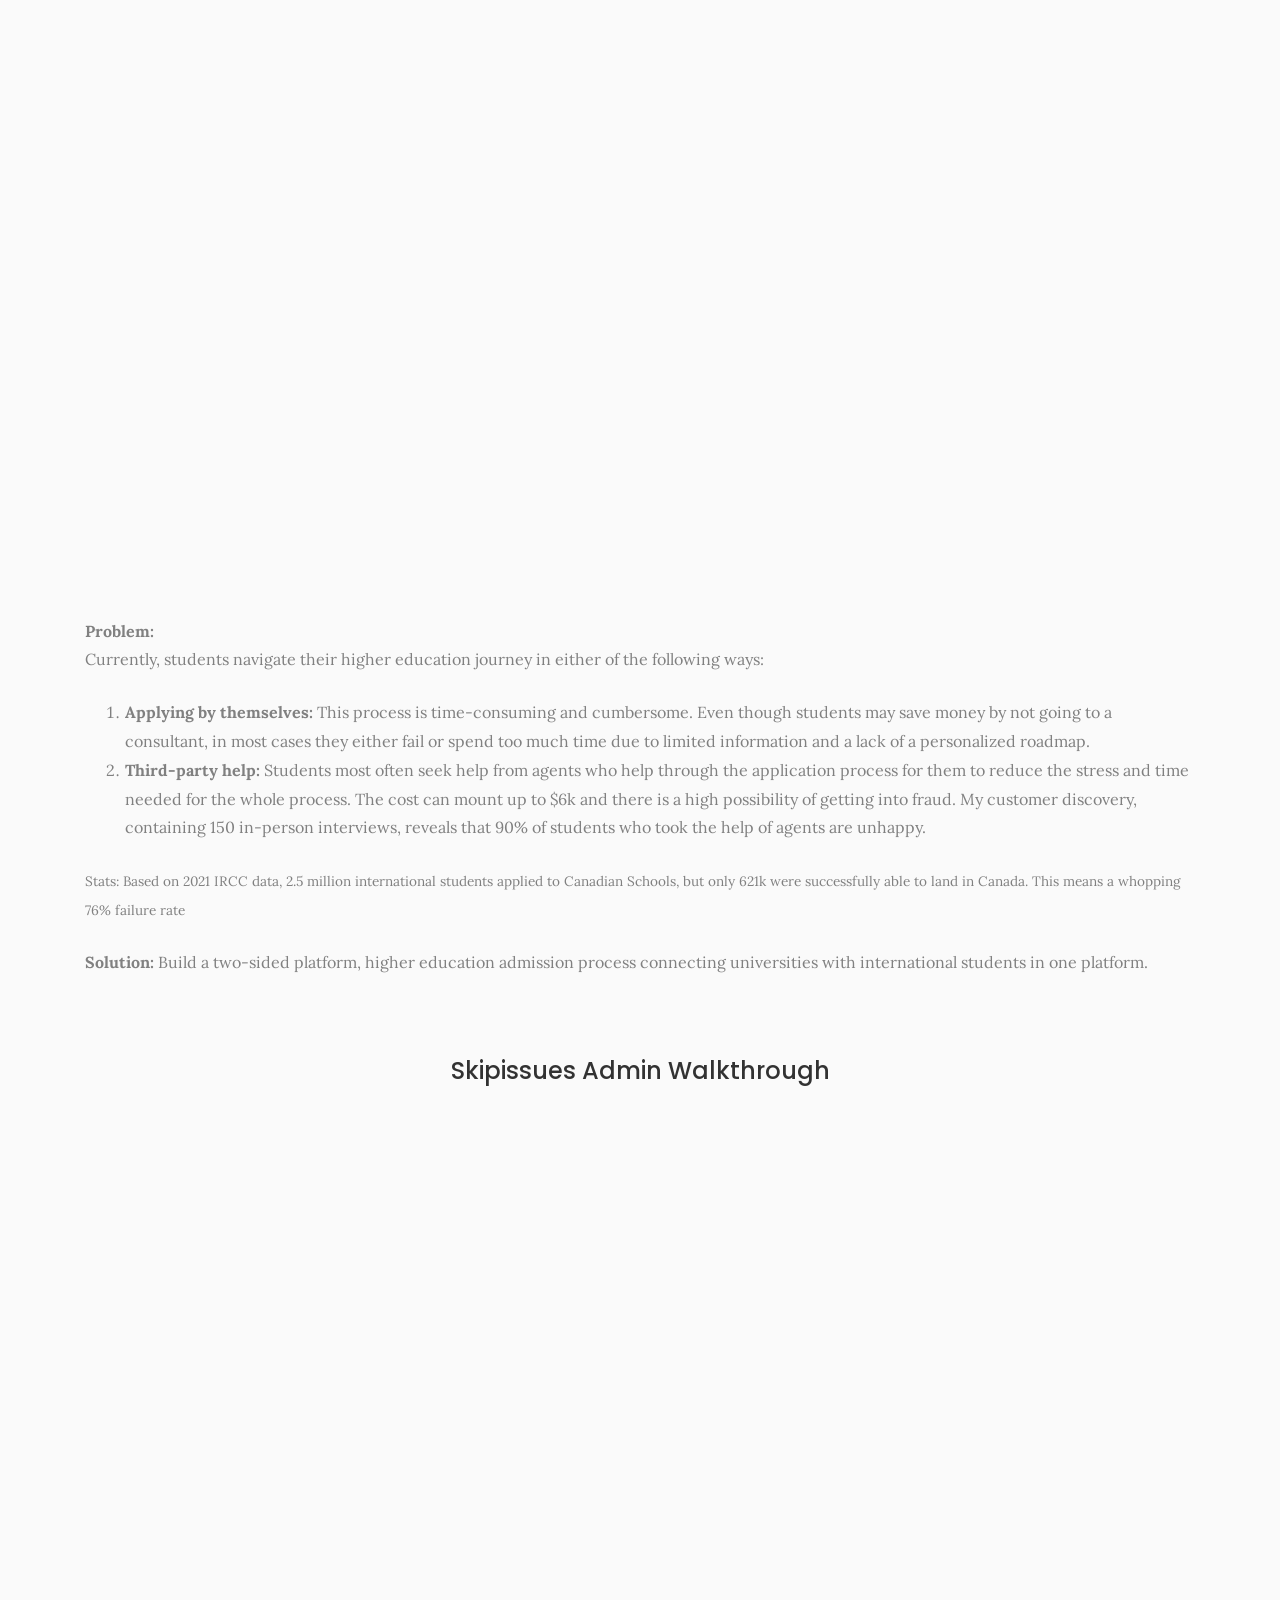
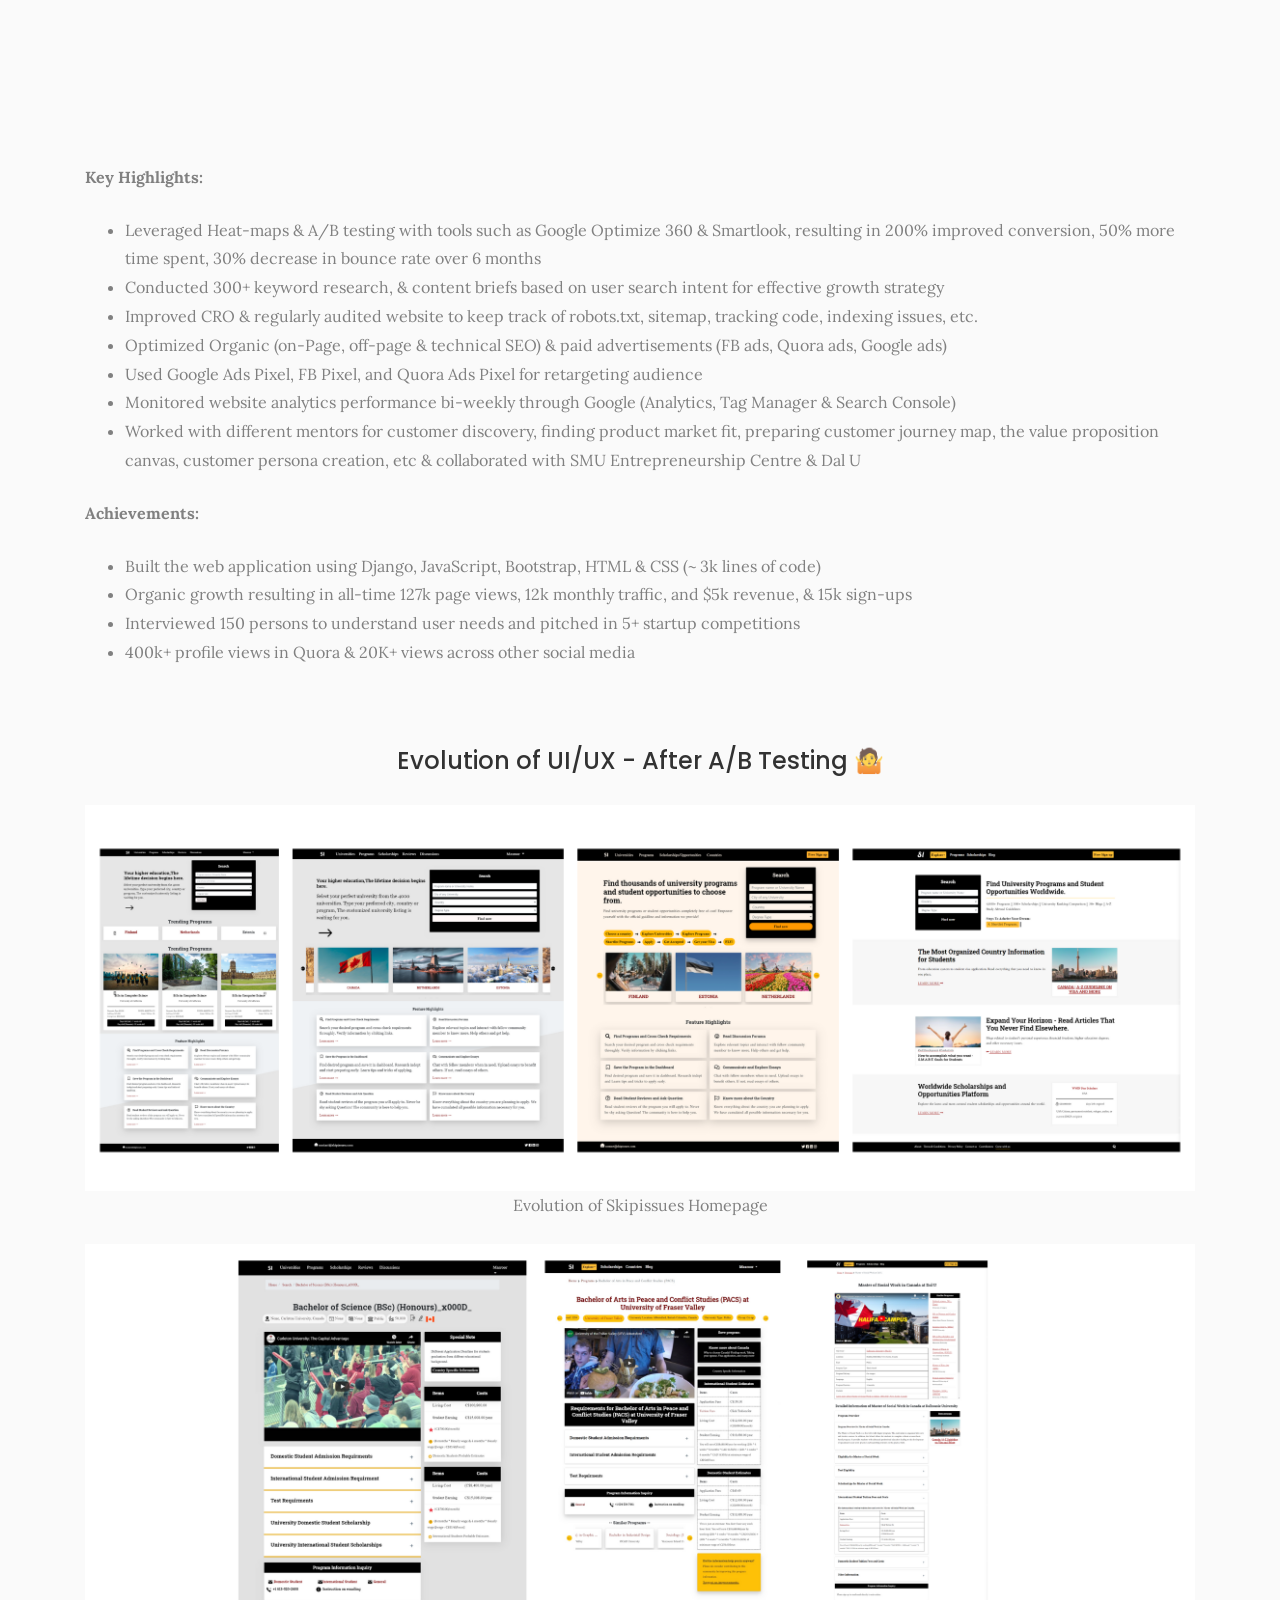
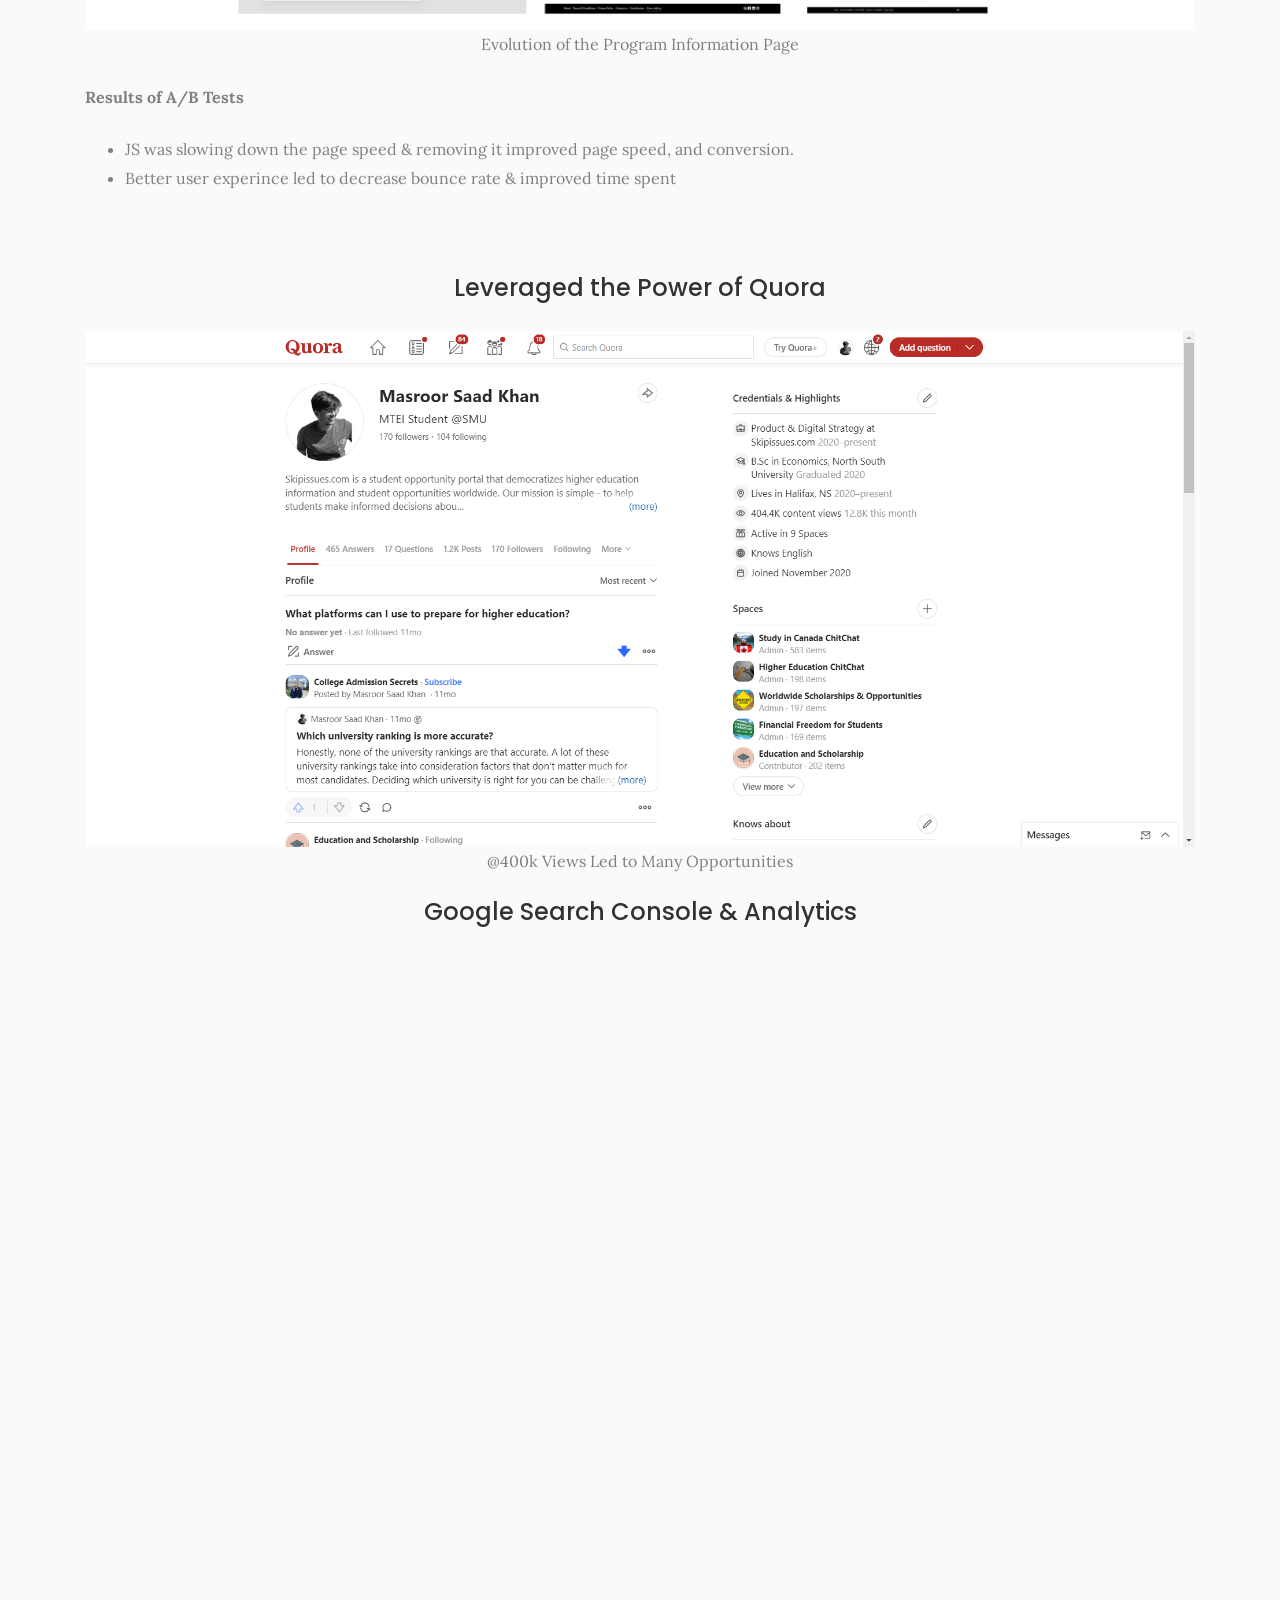
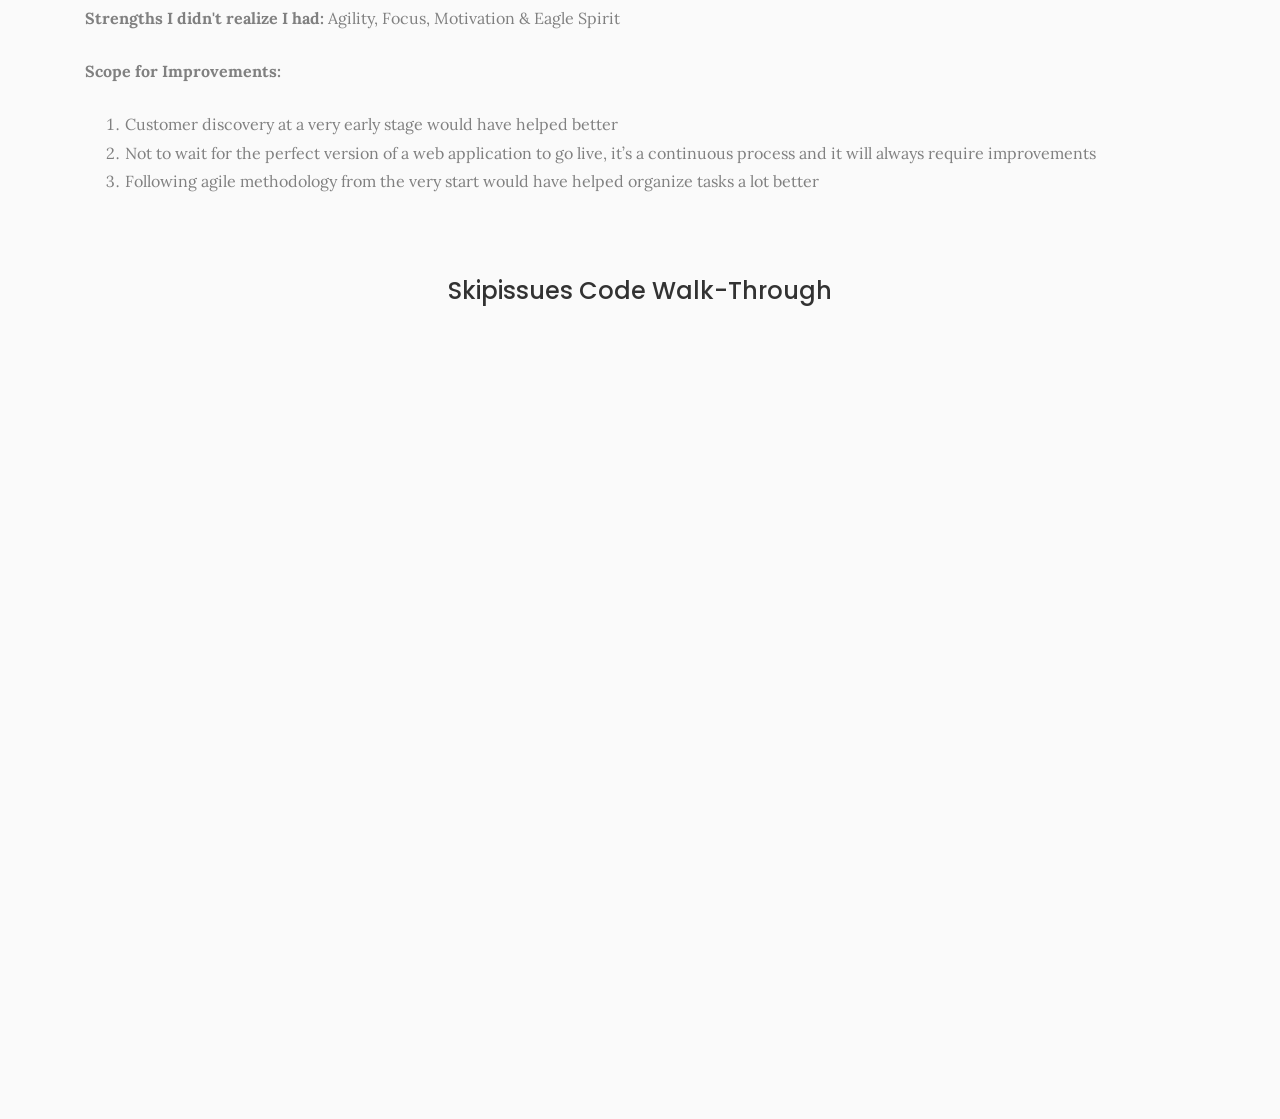
<file: work-skipissues.html>
<!DOCTYPE HTML>
<html>
	<head>
		<meta charset="utf-8">
		<meta http-equiv="X-UA-Compatible" content="IE=edge">
		<title>Masroor - Skipissues </title>
		<meta name="viewport" content="width=device-width, initial-scale=1">
		<meta name="description" content="" />
		<meta name="keywords" content="" />
		<meta name="author" content="" />

	  <!-- Facebook and Twitter integration -->
		<meta property="og:title" content=""/>
		<meta property="og:image" content=""/>
		<meta property="og:url" content=""/>
		<meta property="og:site_name" content=""/>
		<meta property="og:description" content=""/>
		<meta name="twitter:title" content="" />
		<meta name="twitter:image" content="" />
		<meta name="twitter:url" content="" />
		<meta name="twitter:card" content="" />

		<!-- Place favicon.ico and apple-touch-icon.png in the root directory -->
		<link rel="shortcut icon" href="fun.svg">
		<link rel="preconnect" href="https://fonts.googleapis.com">
		<link rel="preconnect" href="https://fonts.gstatic.com" crossorigin>
		<link href="https://fonts.googleapis.com/css2?family=Lora&family=Poppins&display=swap" rel="stylesheet">
		
		<link href="https://fonts.googleapis.com/css?family=Karla:400,700" rel="stylesheet">
		<link href="https://fonts.googleapis.com/css?family=Playfair+Display:400,400i,700" rel="stylesheet">
		
		<!-- Animate.css -->
		<link rel="stylesheet" href="css/animate.css">
		<!-- Icomoon Icon Fonts-->
		<link rel="stylesheet" href="css/icomoon.css">
		<!-- Bootstrap  -->
		<link rel="stylesheet" href="css/bootstrap.css">
		<!-- Owl Carousel -->
		<link rel="stylesheet" href="css/owl.carousel.min.css">
		<link rel="stylesheet" href="css/owl.theme.default.min.css">
		<!-- Magnific Popup -->
		<link rel="stylesheet" href="css/magnific-popup.css">

		<link rel="stylesheet" href="css/style.css">


		<!-- Modernizr JS -->
		<script src="js/modernizr-2.6.2.min.js"></script>
		<!-- FOR IE9 below -->
		<!--[if lt IE 9]>
		<script src="js/respond.min.js"></script>
		<![endif]-->
				
		<script async src="https://www.googletagmanager.com/gtag/js?id=G-8E8B5TLXJT"></script>
		<script>
		  window.dataLayer = window.dataLayer || [];
		  function gtag(){dataLayer.push(arguments);}
		  gtag('js', new Date());

		  gtag('config', 'G-8E8B5TLXJT');
		</script>
		
	</head>
	<body>

	<my-navbar></my-navbar>
	<div id="colorlib-page">
		
		<div id="colorlib-work">
			<div class="container">
				<!-- <div class="row text-center">
					<h2 class="bold">Skipissues</h2>
				</div> -->


				<ul class="breadcrumb">
				  <li><a href="index.html">Home</a></li>
				  <li><a href="work.html">Portfolios</a></li>
				  <li>Skipissues</li>
				</ul>

				<div class="row">
					<div class="col-md-12 col-md-offset-0 text-center animate-box intro-heading">
						<span>Portfolio</span>
						<h2><a href="https://skipissues.com/" target="_blank">Skipissues: Simplifying International Student Admission</a></h2>
						<b>Role: Product & Digital Strategy, Co-Founder</b>
					</div>
				</div>

				<div class="row">
					<div class="col-md-12">
						<div class="work-entry animate-box">
							<img style= "display: block; margin-left: auto; margin-right: auto;width: 80%;" src="images/skipissues-index.png">

							<div class="col-md-12 col-12">
								<div class="desc">
									<br>
									
									<b>Inspiration to start it: </b>
									<p>My childhood was quite nomadic, never staying in one place for more than 3 years, thanks to my father’s government job. While I had the opportunity to experience the upper echelon of society, the sad truth of the underprivileged caught my attention. When it came to studying abroad, the opportunities and information were limited, and most students didn’t have the clarity of the whole process or personalized roadmap.</p> 

									<p>During my high school years, I had the opportunity to help many students find scholarships and opportunities to study abroad. However, I always felt that there was a gap that needed to be addressed, and I wanted to do something about it!</p>
									
									<br>
									<br>
									<h3 class="text-center">Brief Overview of Skipissues </h3>
									<div style="position: relative; padding-bottom: 56.25%; height: 0;"><iframe src="https://www.loom.com/embed/0bd4325a69f34d01a696eb20b5ed3e96" frameborder="0" webkitallowfullscreen mozallowfullscreen allowfullscreen style="position: absolute; top: 0; left: 0; width: 100%; height: 100%;"></iframe></div></iframe>
									<p></p>

									<b>Problem:</b>
									<p>Currently, students navigate their higher education journey in either of the following ways: </p>
									<ol>
										<li><b>Applying by themselves: </b> This process is time-consuming and cumbersome. Even though students may save money by not going to a consultant, in most cases they either fail or spend too much time due to limited information and a lack of a personalized roadmap.</li>
										<li><b>Third-party help: </b> Students most often seek help from agents who help through the application process for them to reduce the stress and time needed for the whole process. The cost can mount up to $6k and there is a high possibility of getting into fraud. My customer discovery, containing 150 in-person interviews, reveals that 90% of students who took the help of agents are unhappy.</li>
									</ol>
									<small>Stats: Based on 2021 IRCC data, 2.5 million international students applied to Canadian Schools, but only 621k were successfully able to land in Canada. This means a whopping 76% failure rate</small>

									<p></p>
									<p><b>Solution:</b> Build a two-sided platform, higher education admission process connecting universities with international students in one platform.</p>

									<br>
									<br>
									<h3 class="text-center">Skipissues Admin Walkthrough</h3>
									<div style="position: relative; padding-bottom: 56.25%; height: 0;"><iframe src="https://www.loom.com/embed/65fd6f9432ed4f2aa7866ac57a24f0ed" frameborder="0" webkitallowfullscreen mozallowfullscreen allowfullscreen style="position: absolute; top: 0; left: 0; width: 100%; height: 100%;"></iframe></div>

									<p></p>
									<p><b>Key Highlights:</b></p>

									<ul>
										<li>Leveraged Heat-maps &amp; A/B testing with tools such as Google Optimize 360 &amp; Smartlook, resulting in 200% improved conversion, 50% more time spent, 30% decrease in bounce rate over 6 months</li>
										<li>Conducted 300+ keyword research, &amp; content briefs based on user search intent for effective growth strategy&nbsp;</li>
										<li>Improved CRO &amp; regularly audited website to keep track of robots.txt, sitemap, tracking code, indexing issues, etc.&nbsp;</li>
										<li>Optimized Organic (on-Page, off-page &amp; technical SEO) &amp; paid advertisements (FB ads, Quora ads, Google ads)</li>
										<li>Used Google Ads Pixel, FB Pixel, and Quora Ads Pixel for retargeting audience&nbsp;</li>
										<li>Monitored website analytics performance bi-weekly through Google (Analytics, Tag Manager &amp; Search Console)&nbsp;</li>
										<li>Worked with different mentors for customer discovery, finding product market fit, preparing customer journey map, the value proposition canvas, customer persona creation, etc &amp; collaborated with SMU Entrepreneurship Centre &amp; Dal U</li>
										</ul>
										<p><strong>Achievements:&nbsp;</strong></p>
										<ul>
										<li>Built the web application using Django, JavaScript, Bootstrap, HTML &amp; CSS (~ 3k lines of code)</li>
										<li>Organic growth resulting in all-time 127k page views, 12k monthly traffic, and $5k revenue, &amp; 15k sign-ups</li>
										<li>Interviewed 150 persons to understand user needs and pitched in 5+ startup competitions</li>
										<li>400k+ profile views in Quora &amp; 20K+ views across other social media</li>
									</ul>

									
									<br>
									<br>
									<h3 class="text-center">Evolution of UI/UX - After A/B Testing 🤷</h3>
									<img style= "display: block; margin-left: auto; margin-right: auto;width: 100%;" src="images/skip-home.png">
									<p class="text-center">Evolution of Skipissues Homepage</p>
									
									<p></p>

									<img style= "display: block; margin-left: auto; margin-right: auto;width: 100%;" src="images/skipp.png">
									<p class="text-center">Evolution of the Program Information Page</p>
									<p></p>

									<p><b>Results of A/B Tests</b></p>
									<ul>
										<li>JS was slowing down the page speed & removing it improved page speed, and conversion. </li>
										<li>Better user experince led to decrease bounce rate & improved time spent</li>
									</ul>

									<br>
									<br>
									<h3 class="text-center">Leveraged the Power of Quora</h3>
									<img style= "display: block; margin-left: auto; margin-right: auto;width: 100%;" src="images/quora.png">
									<p class="text-center">@400k Views Led to Many Opportunities</p>
									<p></p>

									<h3 class="text-center">Google Search Console & Analytics</h3>
									<div style="position: relative; padding-bottom: 56.25%; height: 0;"><iframe src="https://www.loom.com/embed/b77146cfd8c64d62b90b0471707e0da3" frameborder="0" webkitallowfullscreen mozallowfullscreen allowfullscreen style="position: absolute; top: 0; left: 0; width: 100%; height: 100%;"></iframe></div>
									<p></p>

									<p><b>Strengths I didn't realize I had:</b> Agility, Focus, Motivation & Eagle Spirit</p>
									<p><b>Scope for Improvements:</b></p>
									<ol>
										<li>Customer discovery at a very early stage would have helped better</li>
										<li>Not to wait for the perfect version of a web application to go live, it’s a continuous process and it will always require improvements</li>
										<li>Following agile methodology from the very start would have helped organize tasks a lot better</li>
									</ol>

									<br>
									<br>
									<h3 class="text-center">Skipissues Code Walk-Through </h3>
									<div style="position: relative; padding-bottom: 56.25%; height: 0;"><iframe src="https://www.loom.com/embed/5f938b0458b74f058b5d980281803aba" frameborder="0" webkitallowfullscreen mozallowfullscreen allowfullscreen style="position: absolute; top: 0; left: 0; width: 100%; height: 100%;"></iframe></div>
									

									
								</div>
							</div>
						</div>
					</div>
				</div>
			</div>
		</div>


	
	</div>


	<!-- jQuery -->
	<script src="js/jquery.min.js"></script>
	<!-- jQuery Easing -->
	<script src="js/jquery.easing.1.3.js"></script>
	<!-- Bootstrap -->
	<script src="js/bootstrap.min.js"></script>
	<!-- Waypoints -->
	<script src="js/jquery.waypoints.min.js"></script>
	<!-- Owl Carousel -->
	<script src="js/owl.carousel.min.js"></script>
	<!-- Magnific Popup -->
	<script src="js/jquery.magnific-popup.min.js"></script>
	<script src="js/magnific-popup-options.js"></script>

	<!-- Main JS (Do not remove) -->
	<script src="js/main.js"></script>
	<script src="js/navbar.js"></script>

	</body>
</html>
</file>
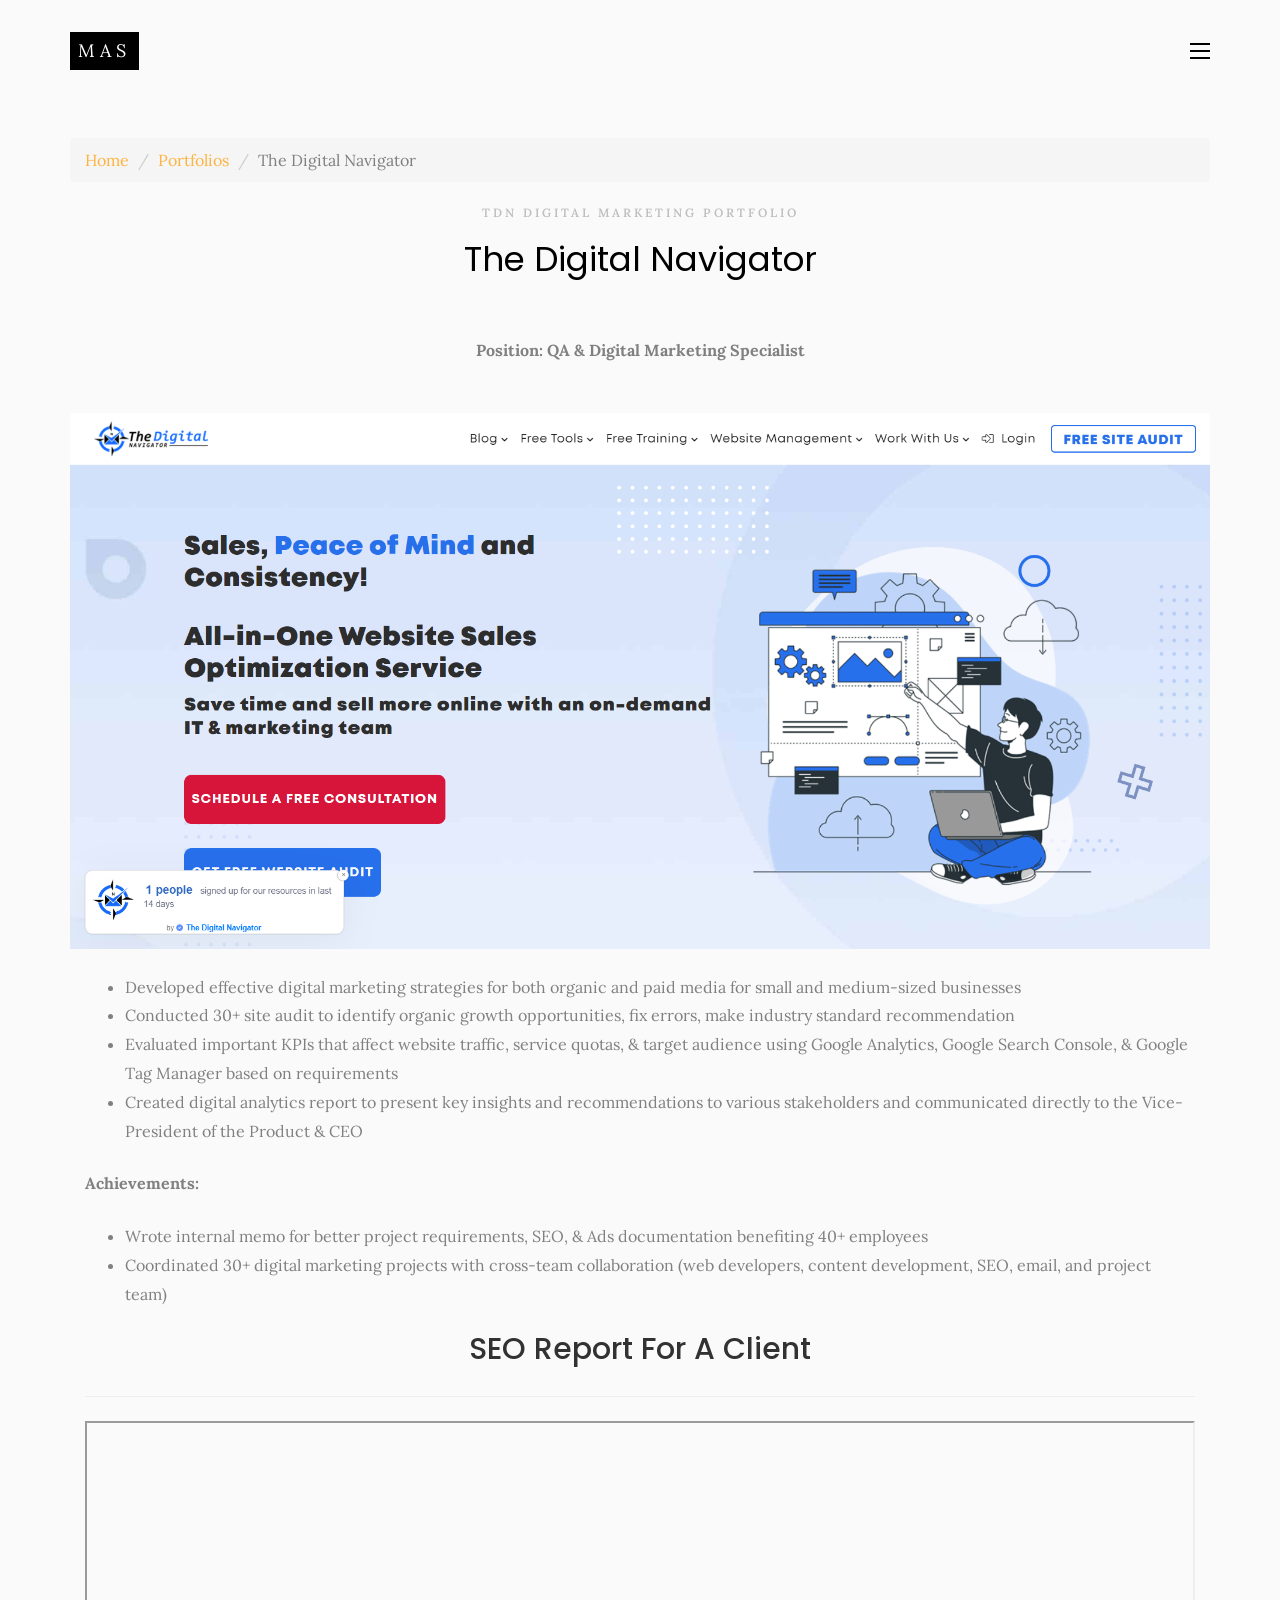
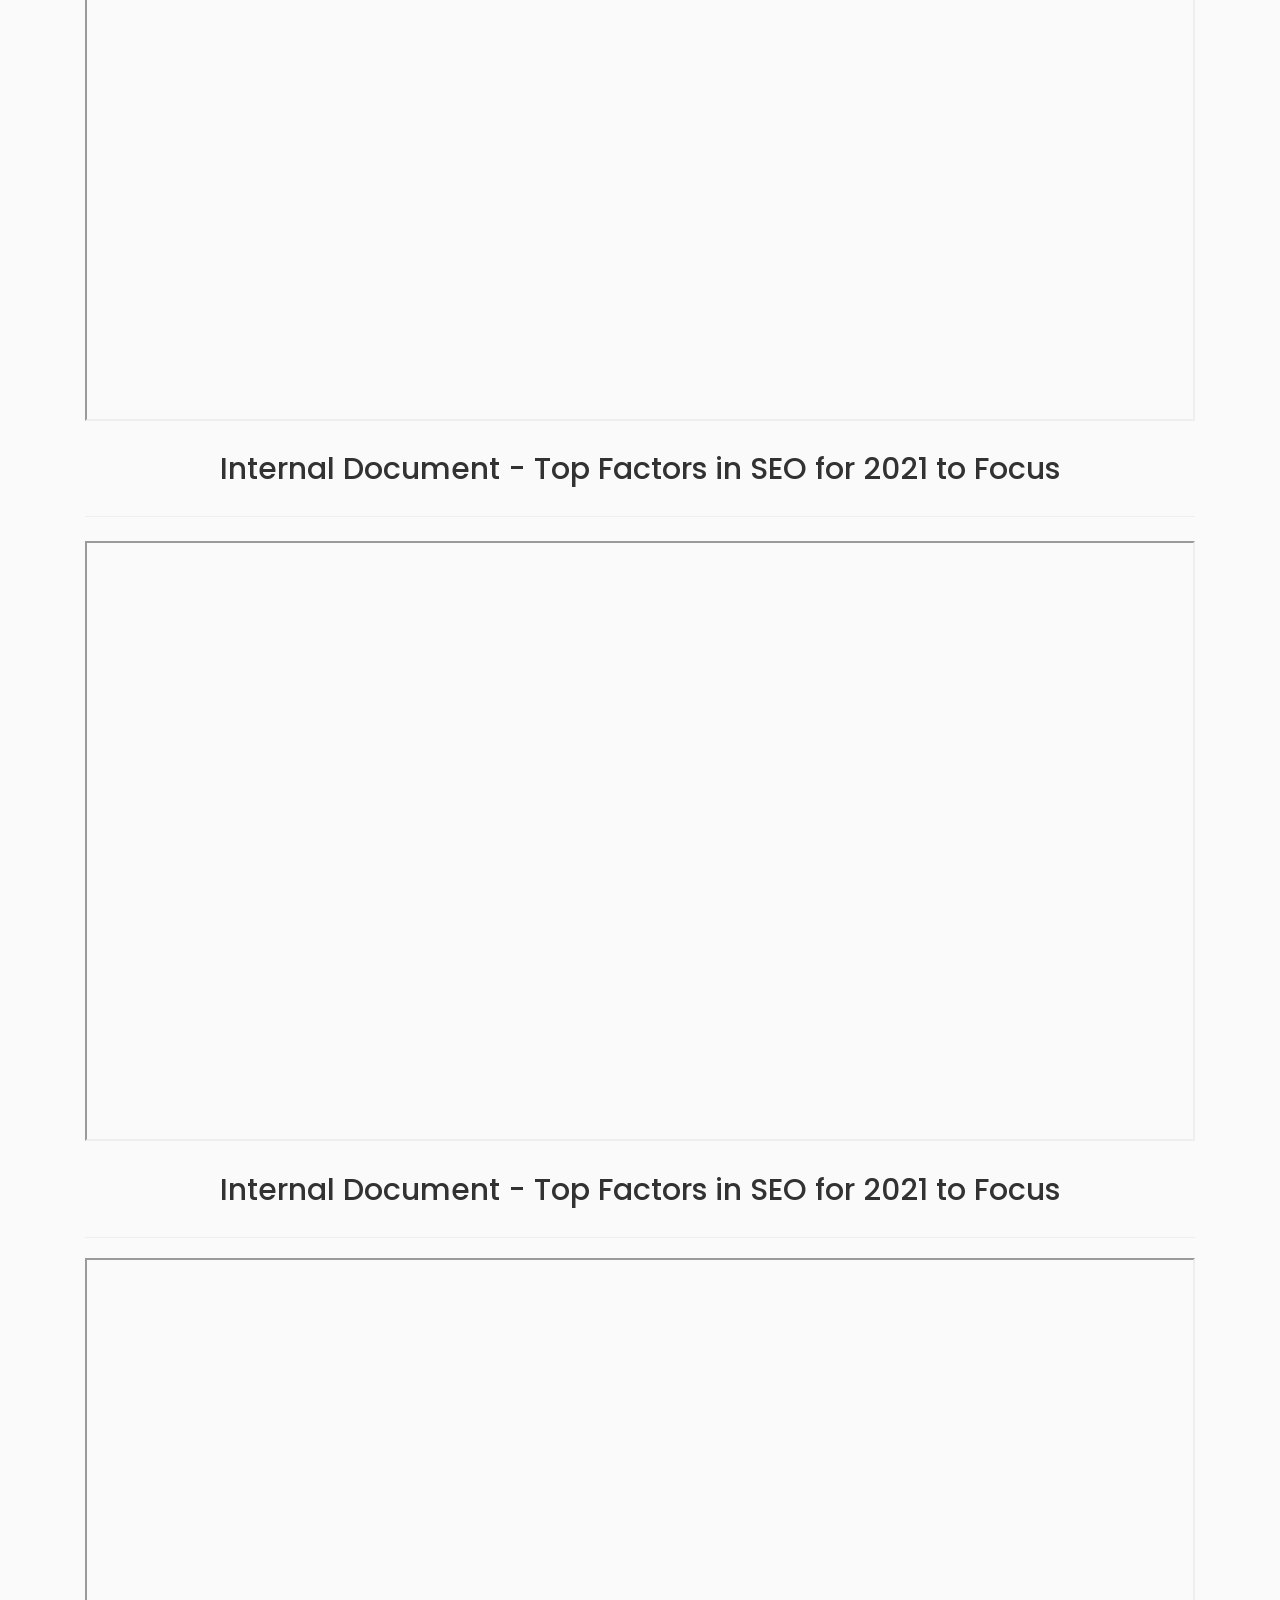
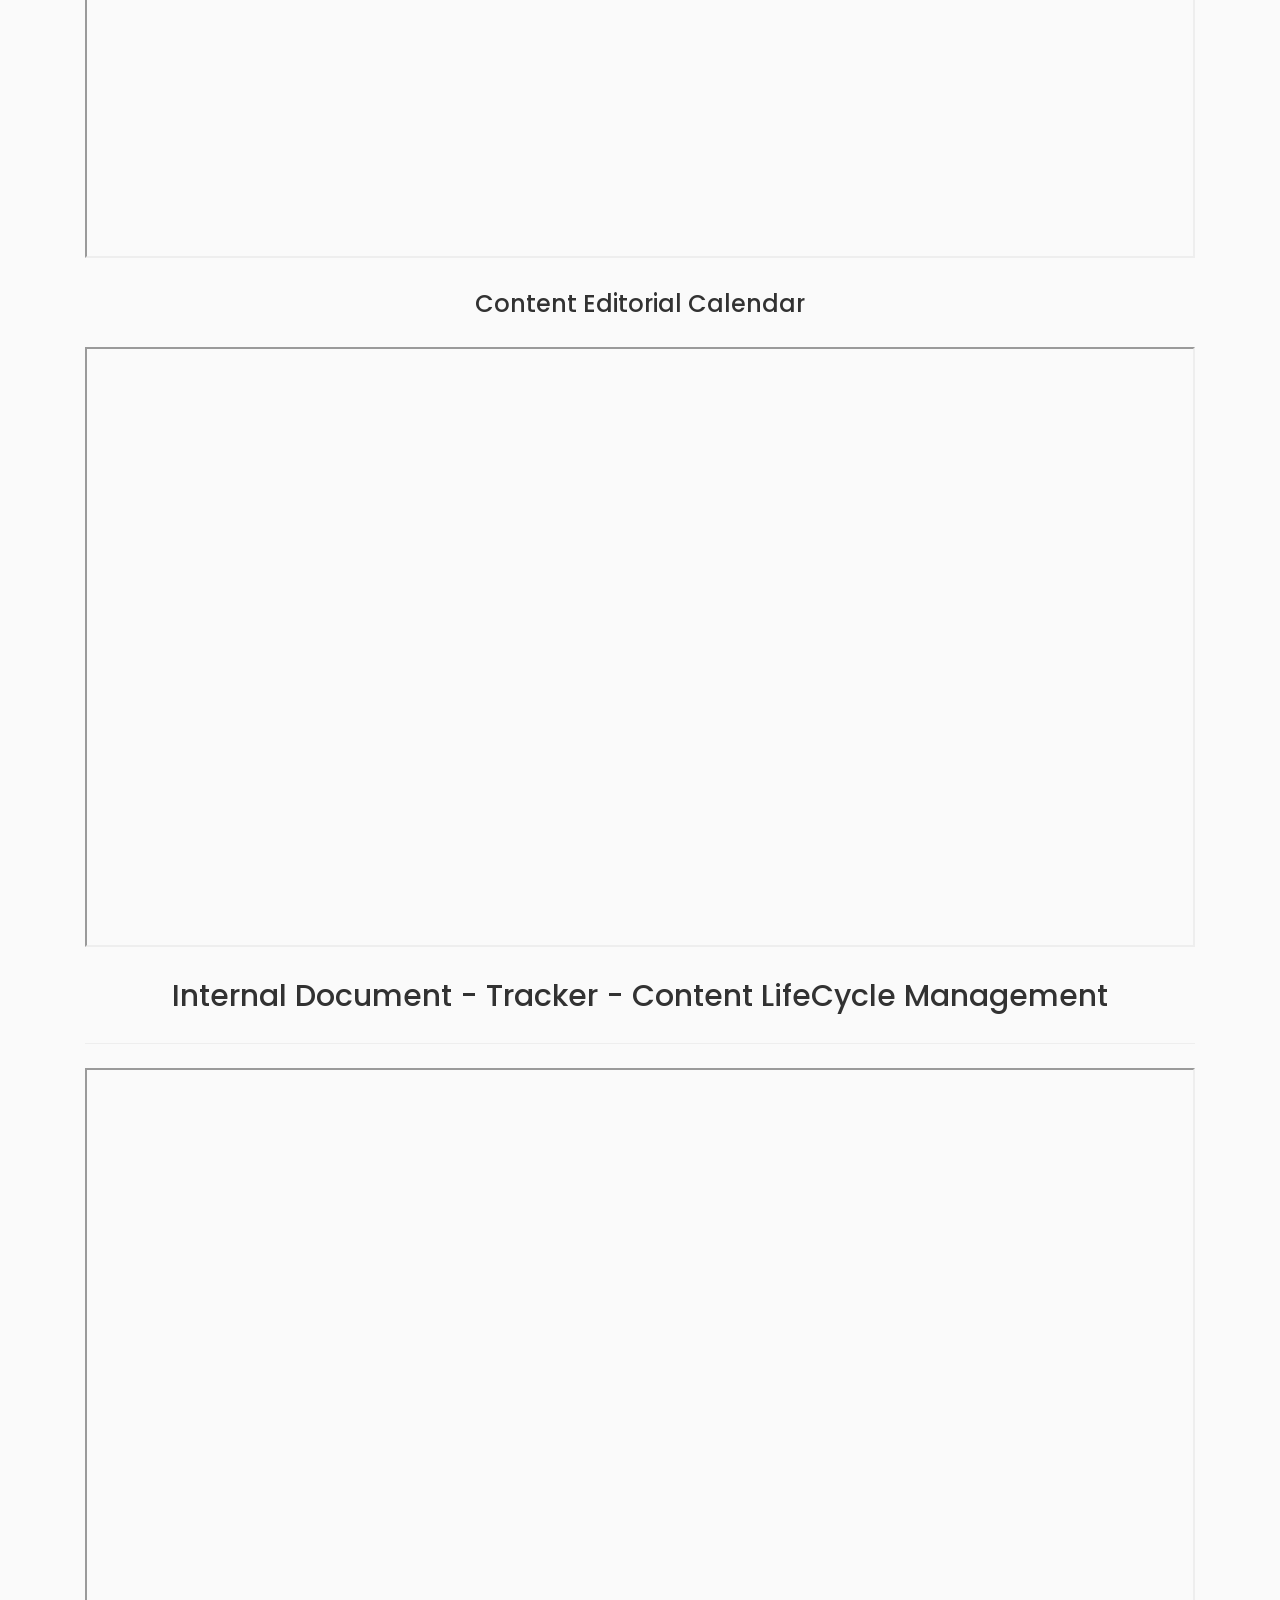
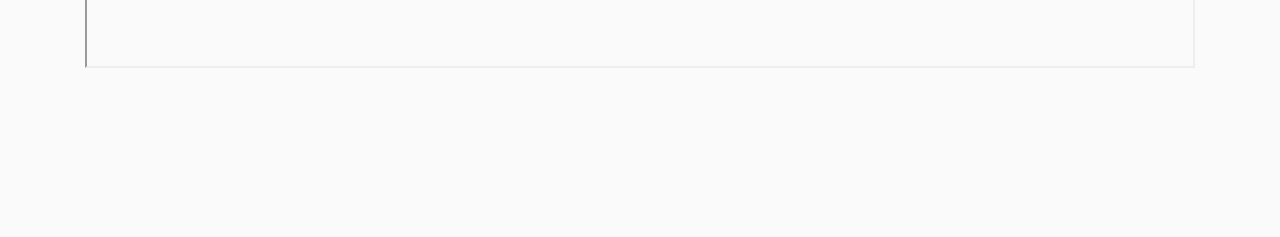
<file: work-tdn.html>
<!DOCTYPE HTML>
<html>
	<head>
		<meta charset="utf-8">
		<meta http-equiv="X-UA-Compatible" content="IE=edge">
		<title>Masroor -TDN </title>
		<meta name="viewport" content="width=device-width, initial-scale=1">
		<meta name="description" content="" />
		<meta name="keywords" content="" />
		<meta name="author" content="" />

	  <!-- Facebook and Twitter integration -->
		<meta property="og:title" content=""/>
		<meta property="og:image" content=""/>
		<meta property="og:url" content=""/>
		<meta property="og:site_name" content=""/>
		<meta property="og:description" content=""/>
		<meta name="twitter:title" content="" />
		<meta name="twitter:image" content="" />
		<meta name="twitter:url" content="" />
		<meta name="twitter:card" content="" />

		<!-- Place favicon.ico and apple-touch-icon.png in the root directory -->
		<link rel="shortcut icon" href="fun.svg">
		<link rel="preconnect" href="https://fonts.googleapis.com">
		<link rel="preconnect" href="https://fonts.gstatic.com" crossorigin>
		<link href="https://fonts.googleapis.com/css2?family=Lora&family=Poppins&display=swap" rel="stylesheet">
		
		<link href="https://fonts.googleapis.com/css?family=Karla:400,700" rel="stylesheet">
		<link href="https://fonts.googleapis.com/css?family=Playfair+Display:400,400i,700" rel="stylesheet">
		
		<!-- Animate.css -->
		<link rel="stylesheet" href="css/animate.css">
		<!-- Icomoon Icon Fonts-->
		<link rel="stylesheet" href="css/icomoon.css">
		<!-- Bootstrap  -->
		<link rel="stylesheet" href="css/bootstrap.css">
		<!-- Owl Carousel -->
		<link rel="stylesheet" href="css/owl.carousel.min.css">
		<link rel="stylesheet" href="css/owl.theme.default.min.css">
		<!-- Magnific Popup -->
		<link rel="stylesheet" href="css/magnific-popup.css">

		<link rel="stylesheet" href="css/style.css">


		<!-- Modernizr JS -->
		<script src="js/modernizr-2.6.2.min.js"></script>
		<!-- FOR IE9 below -->
		<!--[if lt IE 9]>
		<script src="js/respond.min.js"></script>
		<![endif]-->
				
		<script async src="https://www.googletagmanager.com/gtag/js?id=G-8E8B5TLXJT"></script>
		<script>
		  window.dataLayer = window.dataLayer || [];
		  function gtag(){dataLayer.push(arguments);}
		  gtag('js', new Date());

		  gtag('config', 'G-8E8B5TLXJT');
		</script>
		
	</head>
	<body>

	<my-navbar></my-navbar>
	<div id="colorlib-page">
		
		<div id="colorlib-work">
			<div class="container">
				
				<ul class="breadcrumb">
				  <li><a href="index.html">Home</a></li>
				  <li><a href="work.html">Portfolios</a></li>
				  <li>The Digital Navigator</li>
				</ul>

				<div class="row">
					<div class="col-md-12 col-md-offset-0 text-center animate-box intro-heading">
						<span>TDN Digital Marketing Portfolio</span>
						<h2>The Digital Navigator</h2>
						<b>Position: QA & Digital Marketing Specialist</b>

					</div>
				</div>

				<div class="row">
					<div class="col-md-12">
						<div class="work-entry animate-box">
							<img style= "display: block; margin-left: auto; margin-right: auto;width: 100%;" src="images/tdn.png">

							<div class="col-md-12">
								<div class="desc">
									<p></p>
									<ul>
										<li>Developed effective digital marketing strategies for both organic and paid media for small and medium-sized businesses&nbsp;</li>
										<li>Conducted 30+ site audit to identify organic growth opportunities, fix errors, make industry standard recommendation</li>
										<li>Evaluated important KPIs that affect website traffic, service quotas, &amp; target audience using Google Analytics, Google Search Console, &amp; Google Tag Manager based on requirements</li>
										<li>Created digital analytics report to present key insights and recommendations to various stakeholders and communicated directly to the Vice-President of the Product &amp; CEO</li>
										</ul>
										<p><strong>Achievements:&nbsp;</strong></p>
										<ul>
										<li>Wrote internal memo for better project requirements, SEO, &amp; Ads documentation benefiting 40+ employees</li>
										<li>Coordinated 30+ digital marketing projects with cross-team collaboration (web developers, content development, SEO, email, and project team)</li>
									</ul>

									<h2 class="text-center">SEO Report For A Client</h2>
									
									<hr>
									<p></p>

									<iframe src="https://docs.google.com/document/d/e/2PACX-1vQrYNhmp4iewDu3nh8PBs5_e8qxdpUwzrXEQCowQv410XnfrSYlMhMnFWlzFEGExr-EruMCZakgkTTY/pub?embedded=true" height="600px" width="100%"></iframe>
									
									<p></p>
									<h2 class="text-center">Internal Document - Top Factors in SEO for 2021 to Focus</h2>
									<hr>
									<p></p>
									<iframe src="https://docs.google.com/document/d/e/2PACX-1vStISv71ce_kN-frAbn4z_Sbdb-PaunUrRnjqnr0IfMCJSwcICqNpjaGjioPSjeKg/pub?embedded=true" height="600px" width="100%" ></iframe>

									<p></p>
									<h2 class="text-center">Internal Document - Top Factors in SEO for 2021 to Focus </h2>
									<hr>
									

									<iframe src="https://docs.google.com/document/d/e/2PACX-1vQkLB2qZtUXW6YYM6f4zpw86edoJI3FdDC9oEGeAU1Uclm9WmvmQd4VpZ4VLbTwQw/pub?embedded=true" height="600px" width="100%"></iframe>
									<p></p>

									<h3 class="text-center">Content Editorial Calendar </h3>
									<iframe src="https://docs.google.com/spreadsheets/d/e/2PACX-1vQcnPiw3S-dc7Ctj42Ivc5Ed4QFzJTtDgHbVAKxuU-I_lPwmRqXnZUF0q6R7kqrCFqQC-2IySoHKr0b/pubhtml?widget=true&amp;headers=false" height="600px" width="100%"></iframe>

									<p></p>
									<h2 class="text-center">Internal Document - Tracker - Content LifeCycle Management</h2>
									<hr>
									<p></p>
									<iframe src="https://docs.google.com/spreadsheets/d/e/2PACX-1vSyhIFP_7zv_GwFDT4S0lAgtMLzoAJ-m57Fbl0OLm-6SSGLSHqlIszRHzYoBTSjUNPAONNHoI4rYuo6/pubhtml?widget=true&amp;headers=false" height="600px" width="100%"></iframe>
																		
								</div>
							</div>
						</div>
					</div>
				</div>


				
			</div>
		</div>


	
	</div>

	<!-- jQuery -->
	<script src="js/jquery.min.js"></script>
	<!-- jQuery Easing -->
	<script src="js/jquery.easing.1.3.js"></script>
	<!-- Bootstrap -->
	<script src="js/bootstrap.min.js"></script>
	<!-- Waypoints -->
	<script src="js/jquery.waypoints.min.js"></script>
	<!-- Owl Carousel -->
	<script src="js/owl.carousel.min.js"></script>
	<!-- Magnific Popup -->
	<script src="js/jquery.magnific-popup.min.js"></script>
	<script src="js/magnific-popup-options.js"></script>

	<!-- Main JS (Do not remove) -->
	<script src="js/main.js"></script>
	<script src="js/navbar.js"></script>

	</body>
</html>
</file>
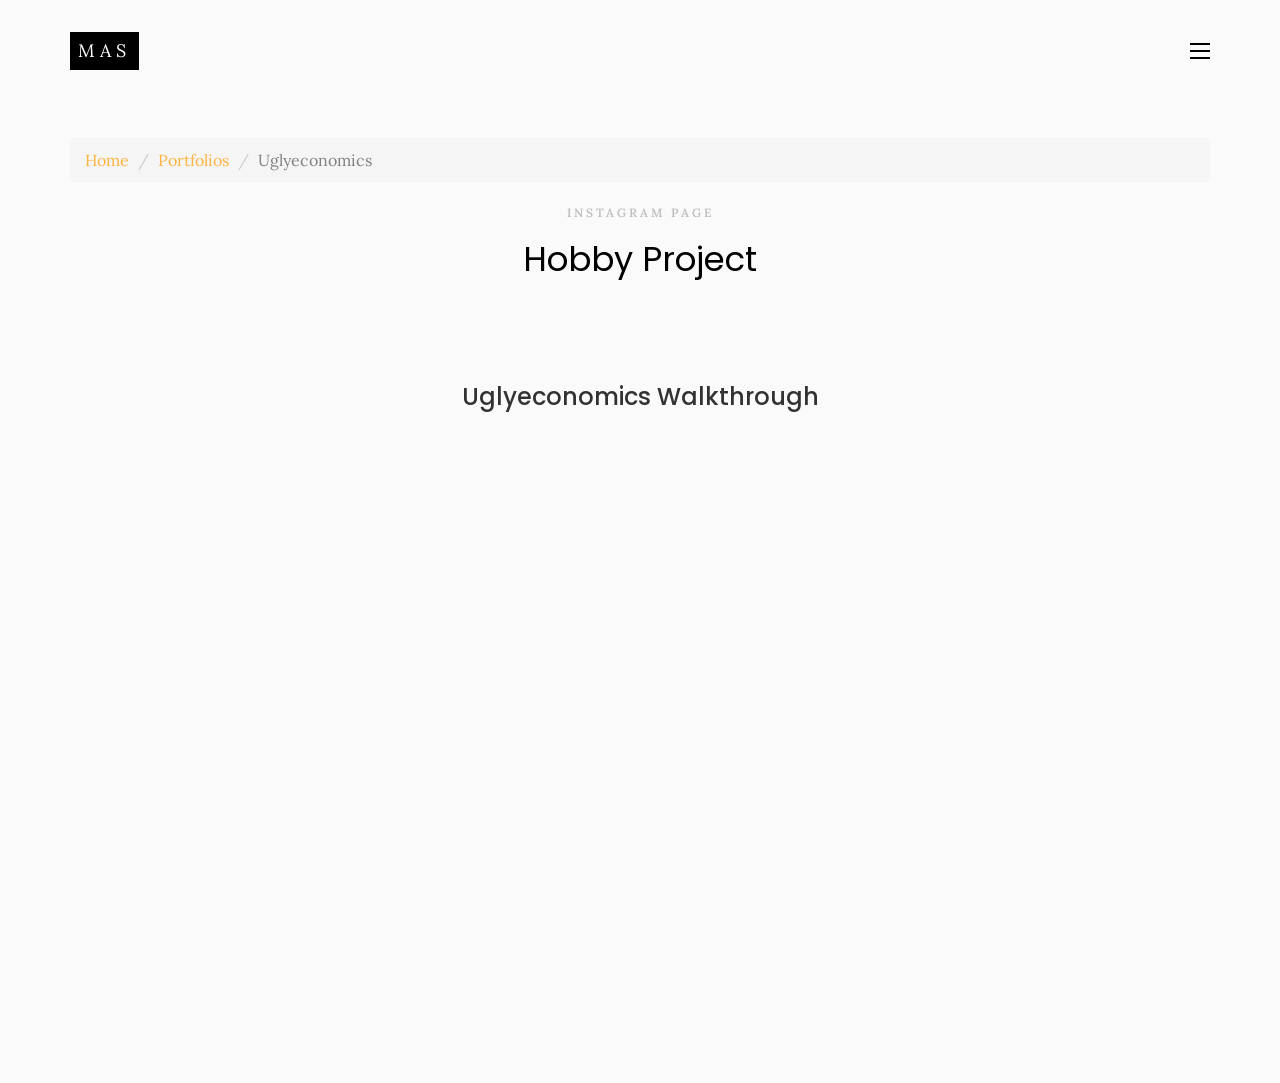
<file: work-uglyeconomics.html>
<!DOCTYPE HTML>
<html>
	<head>
		<meta charset="utf-8">
		<meta http-equiv="X-UA-Compatible" content="IE=edge">
		<title>Masroor - Uglyeconomics </title>
		<meta name="viewport" content="width=device-width, initial-scale=1">
		<meta name="description" content="" />
		<meta name="keywords" content="" />
		<meta name="author" content="" />

	  <!-- Facebook and Twitter integration -->
		<meta property="og:title" content=""/>
		<meta property="og:image" content=""/>
		<meta property="og:url" content=""/>
		<meta property="og:site_name" content=""/>
		<meta property="og:description" content=""/>
		<meta name="twitter:title" content="" />
		<meta name="twitter:image" content="" />
		<meta name="twitter:url" content="" />
		<meta name="twitter:card" content="" />

		<!-- Place favicon.ico and apple-touch-icon.png in the root directory -->
		<link rel="shortcut icon" href="fun.svg">
		<link rel="preconnect" href="https://fonts.googleapis.com">
		<link rel="preconnect" href="https://fonts.gstatic.com" crossorigin>
		<link href="https://fonts.googleapis.com/css2?family=Lora&family=Poppins&display=swap" rel="stylesheet">
		
		<link href="https://fonts.googleapis.com/css?family=Karla:400,700" rel="stylesheet">
		<link href="https://fonts.googleapis.com/css?family=Playfair+Display:400,400i,700" rel="stylesheet">
		
		<!-- Animate.css -->
		<link rel="stylesheet" href="css/animate.css">
		<!-- Icomoon Icon Fonts-->
		<link rel="stylesheet" href="css/icomoon.css">
		<!-- Bootstrap  -->
		<link rel="stylesheet" href="css/bootstrap.css">
		<!-- Owl Carousel -->
		<link rel="stylesheet" href="css/owl.carousel.min.css">
		<link rel="stylesheet" href="css/owl.theme.default.min.css">
		<!-- Magnific Popup -->
		<link rel="stylesheet" href="css/magnific-popup.css">

		<link rel="stylesheet" href="css/style.css">


		<!-- Modernizr JS -->
		<script src="js/modernizr-2.6.2.min.js"></script>
		<!-- FOR IE9 below -->
		<!--[if lt IE 9]>
		<script src="js/respond.min.js"></script>
		<![endif]-->
				
		<script async src="https://www.googletagmanager.com/gtag/js?id=G-8E8B5TLXJT"></script>
		<script>
		  window.dataLayer = window.dataLayer || [];
		  function gtag(){dataLayer.push(arguments);}
		  gtag('js', new Date());

		  gtag('config', 'G-8E8B5TLXJT');
		</script>
		
	</head>
	<body>

	<my-navbar></my-navbar>
	<div id="colorlib-page">
		
		<div id="colorlib-work">
			<div class="container">
				
				
				<ul class="breadcrumb">
				  <li><a href="index.html">Home</a></li>
				  <li><a href="work.html">Portfolios</a></li>
				  <li>Uglyeconomics</li>
				</ul>

				<div class="row">
					<div class="col-md-12 col-md-offset-0 text-center animate-box intro-heading">
						<span>Instagram Page</span>
						<h2>Hobby Project</h2>
						
					</div>
				</div>

				<div class="row">
					<div class="col-md-12">
						<div class="work-entry animate-box">
							<div class="col-md-12">
								<div class="desc">
									<h3 class="text-center">Uglyeconomics Walkthrough</h3>
									<div style="position: relative; padding-bottom: 43.4375%; height: 0;"><iframe src="https://www.loom.com/embed/6ff4f679acab456a9bd7e3d5efe0bf41" frameborder="0" webkitallowfullscreen mozallowfullscreen allowfullscreen style="position: absolute; top: 0; left: 0; width: 100%; height: 100%;"></iframe></div>


								

								</div>
							</div>
						</div>
					</div>
				</div>
			</div>
		</div>


	
	</div>

	<!-- jQuery -->
	<script src="js/jquery.min.js"></script>
	<!-- jQuery Easing -->
	<script src="js/jquery.easing.1.3.js"></script>
	<!-- Bootstrap -->
	<script src="js/bootstrap.min.js"></script>
	<!-- Waypoints -->
	<script src="js/jquery.waypoints.min.js"></script>
	<!-- Owl Carousel -->
	<script src="js/owl.carousel.min.js"></script>
	<!-- Magnific Popup -->
	<script src="js/jquery.magnific-popup.min.js"></script>
	<script src="js/magnific-popup-options.js"></script>

	<!-- Main JS (Do not remove) -->
	<script src="js/main.js"></script>
	<script src="js/navbar.js"></script>

	</body>
</html>
</file>
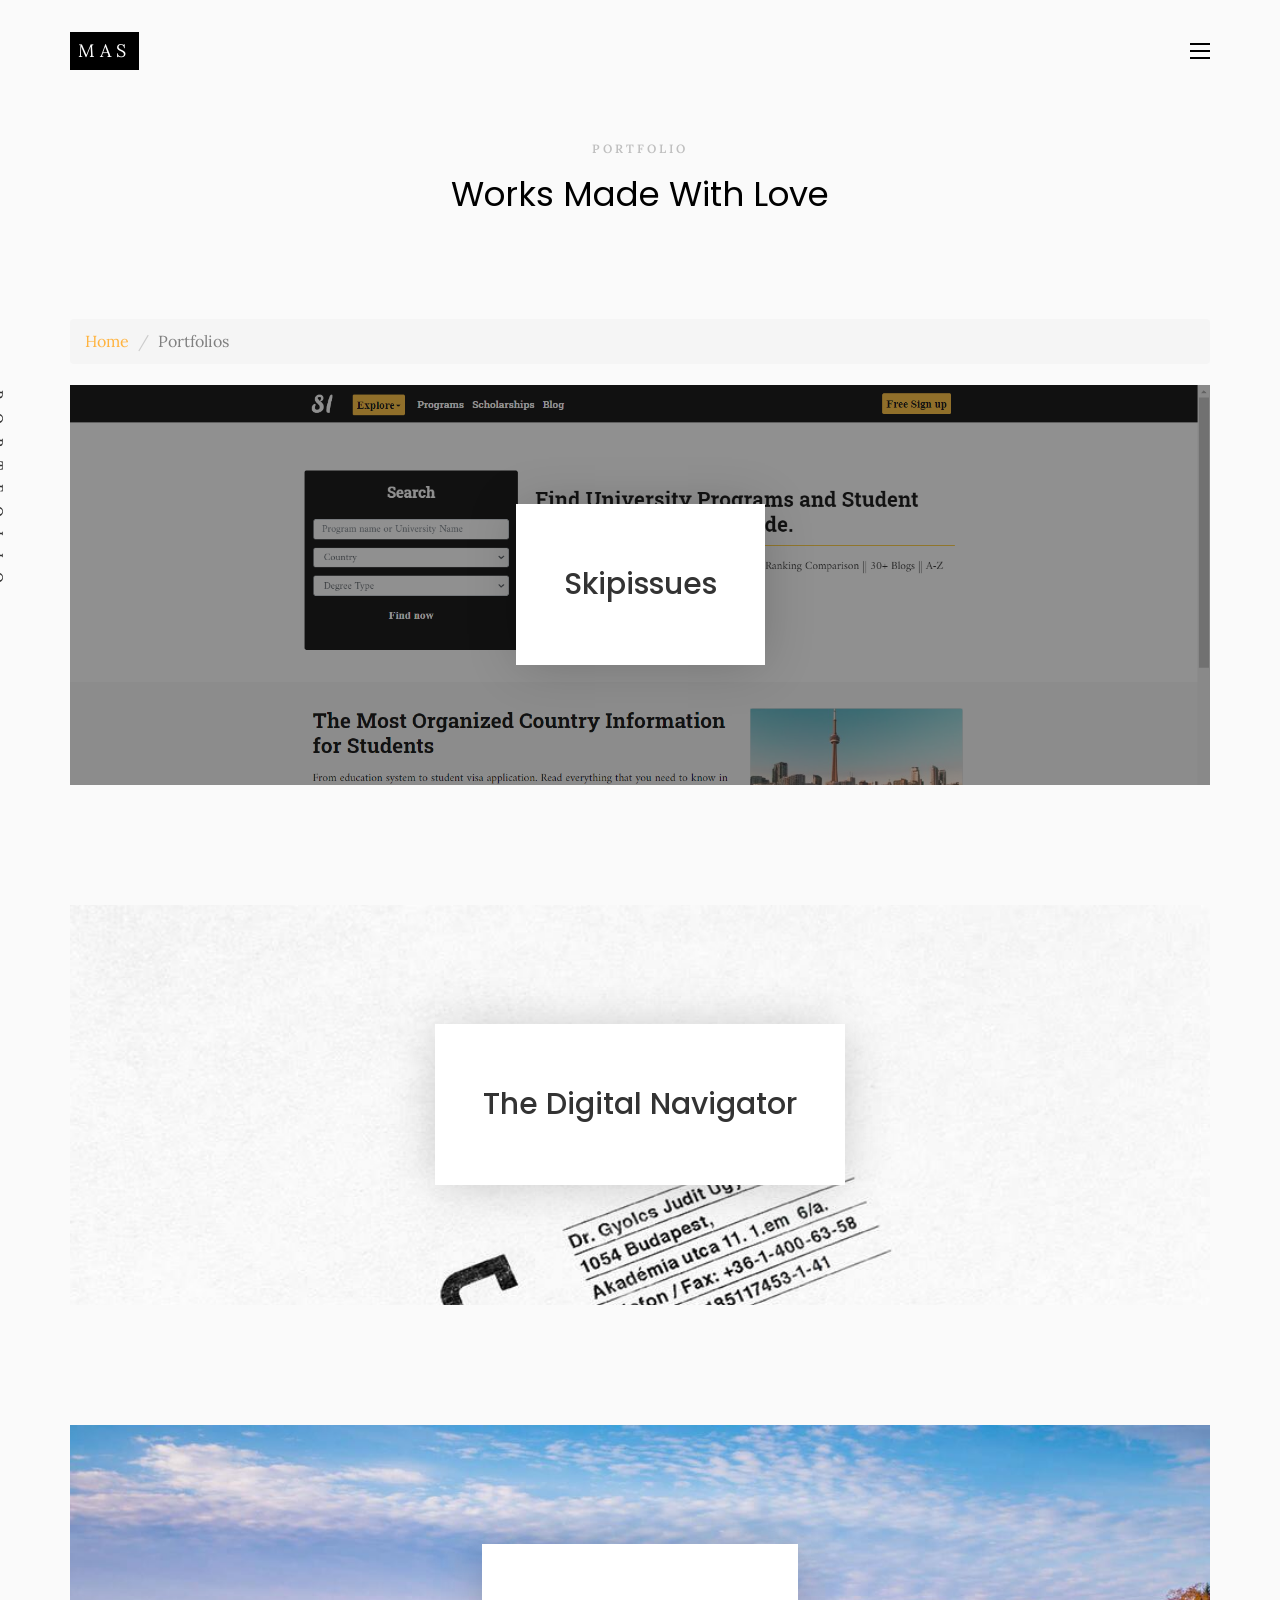
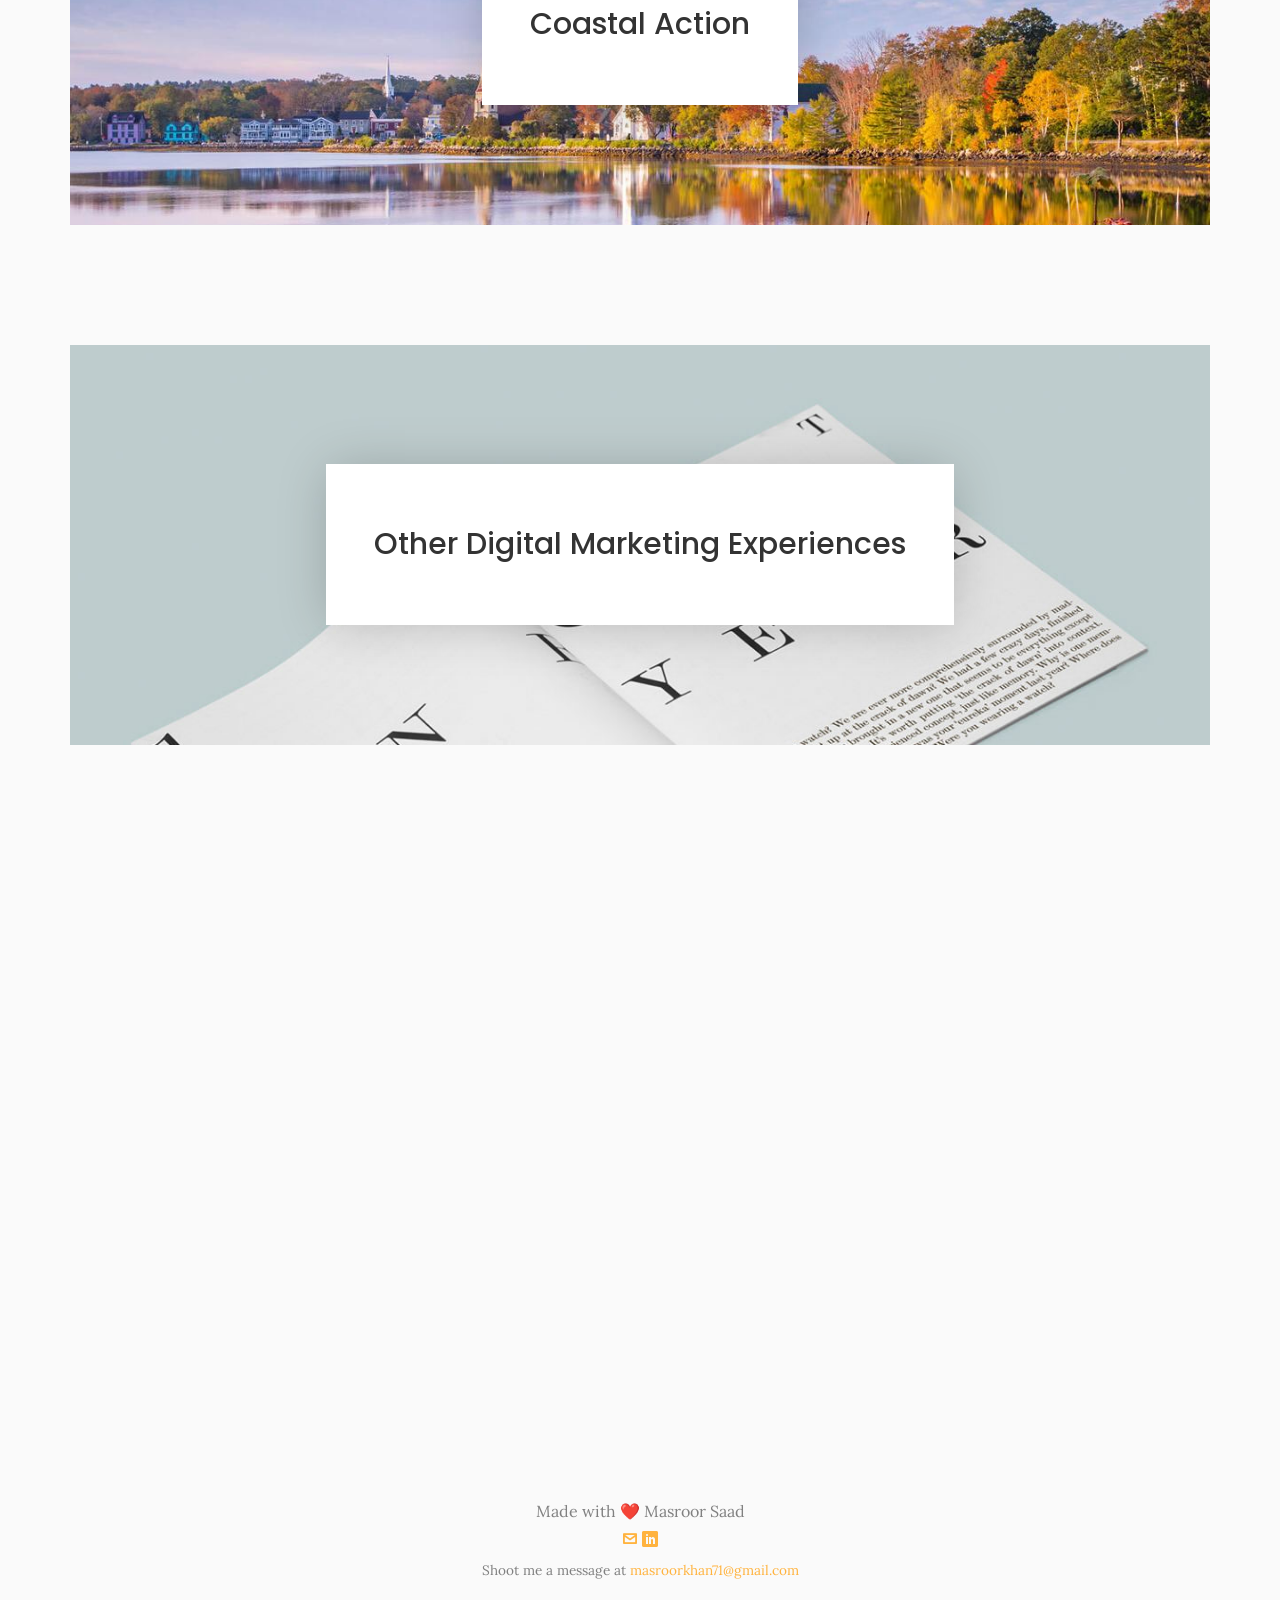
<file: work.html>
<!DOCTYPE HTML>
<html>
	<head>
		<meta charset="utf-8">
		<meta http-equiv="X-UA-Compatible" content="IE=edge">
		<title>Masroor - All Portfolios</title>
		<meta name="viewport" content="width=device-width, initial-scale=1">
		<meta name="description" content="" />
		<meta name="keywords" content="" />
		<meta name="author" content="" />

	  <!-- Facebook and Twitter integration -->
		<meta property="og:title" content=""/>
		<meta property="og:image" content=""/>
		<meta property="og:url" content=""/>
		<meta property="og:site_name" content=""/>
		<meta property="og:description" content=""/>
		<meta name="twitter:title" content="" />
		<meta name="twitter:image" content="" />
		<meta name="twitter:url" content="" />
		<meta name="twitter:card" content="" />

		<!-- Place favicon.ico and apple-touch-icon.png in the root directory -->
		<link rel="shortcut icon" href="fun.svg">
		<link rel="preconnect" href="https://fonts.googleapis.com">
		<link rel="preconnect" href="https://fonts.gstatic.com" crossorigin>
		<link href="https://fonts.googleapis.com/css2?family=Lora&family=Poppins&display=swap" rel="stylesheet">
		
		<link href="https://fonts.googleapis.com/css?family=Karla:400,700" rel="stylesheet">
		<link href="https://fonts.googleapis.com/css?family=Playfair+Display:400,400i,700" rel="stylesheet">
		
		<!-- Animate.css -->
		<link rel="stylesheet" href="css/animate.css">
		<!-- Icomoon Icon Fonts-->
		<link rel="stylesheet" href="css/icomoon.css">
		<!-- Bootstrap  -->
		<link rel="stylesheet" href="css/bootstrap.css">
		<!-- Owl Carousel -->
		<link rel="stylesheet" href="css/owl.carousel.min.css">
		<link rel="stylesheet" href="css/owl.theme.default.min.css">
		<!-- Magnific Popup -->
		<link rel="stylesheet" href="css/magnific-popup.css">

		<link rel="stylesheet" href="css/style.css">


		<!-- Modernizr JS -->
		<script src="js/modernizr-2.6.2.min.js"></script>
		<!-- FOR IE9 below -->
		<!--[if lt IE 9]>
		<script src="js/respond.min.js"></script>
		<![endif]-->
				
		<script async src="https://www.googletagmanager.com/gtag/js?id=G-8E8B5TLXJT"></script>
		<script>
		  window.dataLayer = window.dataLayer || [];
		  function gtag(){dataLayer.push(arguments);}
		  gtag('js', new Date());

		  gtag('config', 'G-8E8B5TLXJT');
		</script>
		
	</head>
	<body>

	<my-navbar></my-navbar>
	
	
	<div id="colorlib-page">
		<div id="colorlib-work">
				<div class="container">
					<div class="row">
						<div class="col-md-12 col-md-offset-0 text-center animate-box intro-heading">
							<span>Portfolio</span>
							<h2>Works Made With Love </h2>
						</div>
					</div>
					<ul class="breadcrumb">
					  <li><a href="index.html">Home</a></li>
					  <li>Portfolios</li>
					</ul>

					<div class="row">
						<div class="col-md-12">
							<div class="rotate">
								<h2 class="heading">Portfolio</h2>
							</div>
						</div>
					</div>
					<div class="row">
						<div class="col-md-12">
							<div class="work-entry animate-box">
								<a href="work-skipissues.html" class="work-img" style="background-image: url(images/work12.png);">
									<div class="display-t">
										<div class="work-name">
											<h2>Skipissues</h2>
										</div>
									</div>
								</a>
							</div>
						</div>
						<div class="col-md-12">
							<div class="work-entry animate-box">
								<a href="work-tdn.html" class="work-img" style="background-image: url(images/work-6.jpg);">
									<div class="display-t">
										<div class="work-name">
											<h2>The Digital Navigator</h2>
										</div>
									</div>
								</a>

							</div>
						</div>

						<div class="col-md-12">
							<div class="work-entry animate-box">
								<a href="work-coastal.html" class="work-img" style="background-image: url(images/mahome_bay.jpg);">
									<div class="display-t">
										<div class="work-name">
											<h2>Coastal Action</h2>
										</div>
									</div>
								</a>
							</div>
						</div>

						<div class="col-md-12">
							<div class="work-entry animate-box">
								<a href="work-others.html" class="work-img" style="background-image: url(images/services-img.jpg);">
									<div class="display-t">
										<div class="work-name">
											<h2>Other Digital Marketing Experiences</h2>
										</div>
									</div>
								</a>
							</div>
						</div>
						<div class="col-md-12">
							<div class="work-entry animate-box">
								<a href="work-uglyeconomics.html" class="work-img" style="background-image: url(images/work56.png);">
									<div class="display-t">
										<div class="work-name">
											<h2>UglyEconomics</h2>
										</div>
									</div>
								</a>

							</div>
						</div>
			
					</div>
				</div>
			
		</div>
	
	</div>

	<my-footer></my-footer>

	<!-- jQuery -->
	<script src="js/jquery.min.js"></script>
	<!-- jQuery Easing -->
	<script src="js/jquery.easing.1.3.js"></script>
	<!-- Bootstrap -->
	<script src="js/bootstrap.min.js"></script>
	<!-- Waypoints -->
	<script src="js/jquery.waypoints.min.js"></script>
	<!-- Owl Carousel -->
	<script src="js/owl.carousel.min.js"></script>
	<!-- Magnific Popup -->
	<script src="js/jquery.magnific-popup.min.js"></script>
	<script src="js/magnific-popup-options.js"></script>

	<!-- Main JS (Do not remove) -->
	<script src="js/main.js"></script>
	<script src="js/navbar.js"></script>
	<script src="js/footer.js"></script>

	</body>
</html>
</file>
<file: css/icomoon.css>
@font-face {
  font-family: 'icomoon';
  src:  url('fonts/icomoon.eot?tmere9');
  src:  url('fonts/icomoon.eot?tmere9#iefix') format('embedded-opentype'),
    url('fonts/icomoon.ttf?tmere9') format('truetype'),
    url('fonts/icomoon.woff?tmere9') format('woff'),
    url('fonts/icomoon.svg?tmere9#icomoon') format('svg');
  font-weight: normal;
  font-style: normal;
}

[class^="icon-"], [class*=" icon-"] {
  /* use !important to prevent issues with browser extensions that change fonts */
  font-family: 'icomoon' !important;
  speak: none;
  font-style: normal;
  font-weight: normal;
  font-variant: normal;
  text-transform: none;
  line-height: 1;

  /* Better Font Rendering =========== */
  -webkit-font-smoothing: antialiased;
  -moz-osx-font-smoothing: grayscale;
}

.icon-activity:before {
  content: "\e900";
}
.icon-airplay:before {
  content: "\e901";
}
.icon-alert-circle:before {
  content: "\e902";
}
.icon-alert-octagon:before {
  content: "\e903";
}
.icon-alert-triangle:before {
  content: "\e904";
}
.icon-align-center:before {
  content: "\e905";
}
.icon-align-justify:before {
  content: "\e906";
}
.icon-align-left:before {
  content: "\e907";
}
.icon-align-right:before {
  content: "\e908";
}
.icon-anchor:before {
  content: "\e909";
}
.icon-aperture:before {
  content: "\e90a";
}
.icon-arrow-down3:before {
  content: "\e90b";
}
.icon-arrow-down-circle:before {
  content: "\e90c";
}
.icon-arrow-down-left3:before {
  content: "\e90d";
}
.icon-arrow-down-right3:before {
  content: "\e90e";
}
.icon-arrow-left3:before {
  content: "\e90f";
}
.icon-arrow-left-circle:before {
  content: "\e910";
}
.icon-arrow-right3:before {
  content: "\e911";
}
.icon-arrow-right-circle:before {
  content: "\e912";
}
.icon-arrow-up3:before {
  content: "\e913";
}
.icon-arrow-up-circle:before {
  content: "\e914";
}
.icon-arrow-up-left3:before {
  content: "\e915";
}
.icon-arrow-up-right3:before {
  content: "\e916";
}
.icon-at-sign:before {
  content: "\e917";
}
.icon-award:before {
  content: "\e918";
}
.icon-bar-chart:before {
  content: "\e919";
}
.icon-bar-chart-2:before {
  content: "\e91a";
}
.icon-battery:before {
  content: "\e91b";
}
.icon-battery-charging:before {
  content: "\e91c";
}
.icon-bell2:before {
  content: "\e91d";
}
.icon-bell-off:before {
  content: "\e91e";
}
.icon-bluetooth:before {
  content: "\e91f";
}
.icon-bold2:before {
  content: "\e920";
}
.icon-book2:before {
  content: "\e921";
}
.icon-book-open:before {
  content: "\e922";
}
.icon-bookmark2:before {
  content: "\e923";
}
.icon-box:before {
  content: "\e924";
}
.icon-briefcase2:before {
  content: "\e925";
}
.icon-calendar2:before {
  content: "\e926";
}
.icon-camera2:before {
  content: "\e927";
}
.icon-camera-off:before {
  content: "\e928";
}
.icon-cast:before {
  content: "\e929";
}
.icon-check:before {
  content: "\e92a";
}
.icon-check-circle:before {
  content: "\e92b";
}
.icon-check-square:before {
  content: "\e92c";
}
.icon-chevron-down:before {
  content: "\e92d";
}
.icon-chevron-left:before {
  content: "\e92e";
}
.icon-chevron-right:before {
  content: "\e92f";
}
.icon-chevron-up:before {
  content: "\e930";
}
.icon-chevrons-down:before {
  content: "\e931";
}
.icon-chevrons-left:before {
  content: "\e932";
}
.icon-chevrons-right:before {
  content: "\e933";
}
.icon-chevrons-up:before {
  content: "\e934";
}
.icon-chrome2:before {
  content: "\e935";
}
.icon-circle:before {
  content: "\e936";
}
.icon-clipboard2:before {
  content: "\e937";
}
.icon-clock3:before {
  content: "\e938";
}
.icon-cloud2:before {
  content: "\e939";
}
.icon-cloud-drizzle:before {
  content: "\e93a";
}
.icon-cloud-lightning:before {
  content: "\e93b";
}
.icon-cloud-off:before {
  content: "\e93c";
}
.icon-cloud-rain:before {
  content: "\e93d";
}
.icon-cloud-snow:before {
  content: "\e93e";
}
.icon-code:before {
  content: "\e93f";
}
.icon-codepen2:before {
  content: "\e940";
}
.icon-command2:before {
  content: "\e941";
}
.icon-compass3:before {
  content: "\e942";
}
.icon-copy2:before {
  content: "\e943";
}
.icon-corner-down-left:before {
  content: "\e944";
}
.icon-corner-down-right:before {
  content: "\e945";
}
.icon-corner-left-down:before {
  content: "\e946";
}
.icon-corner-left-up:before {
  content: "\e947";
}
.icon-corner-right-down:before {
  content: "\e948";
}
.icon-corner-right-up:before {
  content: "\e949";
}
.icon-corner-up-left:before {
  content: "\e94a";
}
.icon-corner-up-right:before {
  content: "\e94b";
}
.icon-cpu:before {
  content: "\e94c";
}
.icon-credit-card2:before {
  content: "\e94d";
}
.icon-crop2:before {
  content: "\e94e";
}
.icon-crosshair:before {
  content: "\e94f";
}
.icon-database2:before {
  content: "\e950";
}
.icon-delete:before {
  content: "\e951";
}
.icon-disc:before {
  content: "\e952";
}
.icon-dollar-sign:before {
  content: "\e953";
}
.icon-download4:before {
  content: "\e954";
}
.icon-download-cloud:before {
  content: "\e955";
}
.icon-droplet2:before {
  content: "\e956";
}
.icon-edit:before {
  content: "\e957";
}
.icon-edit-2:before {
  content: "\e958";
}
.icon-edit-3:before {
  content: "\e959";
}
.icon-external-link:before {
  content: "\e95a";
}
.icon-eye2:before {
  content: "\e95b";
}
.icon-eye-off:before {
  content: "\e95c";
}
.icon-facebook3:before {
  content: "\e95d";
}
.icon-fast-forward:before {
  content: "\e95e";
}
.icon-feather:before {
  content: "\e95f";
}
.icon-file:before {
  content: "\e960";
}
.icon-file-minus:before {
  content: "\e961";
}
.icon-file-plus:before {
  content: "\e962";
}
.icon-file-text3:before {
  content: "\e963";
}
.icon-film2:before {
  content: "\e964";
}
.icon-filter2:before {
  content: "\e965";
}
.icon-flag2:before {
  content: "\e966";
}
.icon-folder2:before {
  content: "\e967";
}
.icon-folder-minus2:before {
  content: "\e968";
}
.icon-folder-plus2:before {
  content: "\e969";
}
.icon-git-branch:before {
  content: "\e96a";
}
.icon-git-commit:before {
  content: "\e96b";
}
.icon-git-merge:before {
  content: "\e96c";
}
.icon-git-pull-request:before {
  content: "\e96d";
}
.icon-github2:before {
  content: "\e96e";
}
.icon-gitlab:before {
  content: "\e96f";
}
.icon-globe:before {
  content: "\e970";
}
.icon-grid:before {
  content: "\e971";
}
.icon-hard-drive:before {
  content: "\e972";
}
.icon-hash:before {
  content: "\e973";
}
.icon-headphones2:before {
  content: "\e974";
}
.icon-heart2:before {
  content: "\e975";
}
.icon-help-circle:before {
  content: "\e976";
}
.icon-home4:before {
  content: "\e977";
}
.icon-image2:before {
  content: "\e978";
}
.icon-inbox:before {
  content: "\e979";
}
.icon-info2:before {
  content: "\e97a";
}
.icon-instagram2:before {
  content: "\e97b";
}
.icon-italic2:before {
  content: "\e97c";
}
.icon-layers:before {
  content: "\e97d";
}
.icon-layout:before {
  content: "\e97e";
}
.icon-life-buoy:before {
  content: "\e97f";
}
.icon-link2:before {
  content: "\e980";
}
.icon-link-2:before {
  content: "\e981";
}
.icon-linkedin3:before {
  content: "\e982";
}
.icon-list3:before {
  content: "\e983";
}
.icon-loader:before {
  content: "\e984";
}
.icon-lock2:before {
  content: "\e985";
}
.icon-log-in:before {
  content: "\e986";
}
.icon-log-out:before {
  content: "\e987";
}
.icon-mail5:before {
  content: "\e988";
}
.icon-map3:before {
  content: "\e989";
}
.icon-map-pin:before {
  content: "\e98a";
}
.icon-maximize:before {
  content: "\e98b";
}
.icon-maximize-2:before {
  content: "\e98c";
}
.icon-menu5:before {
  content: "\e98d";
}
.icon-message-circle:before {
  content: "\e98e";
}
.icon-message-square:before {
  content: "\e98f";
}
.icon-mic2:before {
  content: "\e990";
}
.icon-mic-off:before {
  content: "\e991";
}
.icon-minimize:before {
  content: "\e992";
}
.icon-minimize-2:before {
  content: "\e993";
}
.icon-minus2:before {
  content: "\e994";
}
.icon-minus-circle:before {
  content: "\e995";
}
.icon-minus-square:before {
  content: "\e996";
}
.icon-monitor:before {
  content: "\e997";
}
.icon-moon:before {
  content: "\e998";
}
.icon-more-horizontal:before {
  content: "\e999";
}
.icon-more-vertical:before {
  content: "\e99a";
}
.icon-move:before {
  content: "\e99b";
}
.icon-music2:before {
  content: "\e99c";
}
.icon-navigation:before {
  content: "\e99d";
}
.icon-navigation-2:before {
  content: "\e99e";
}
.icon-octagon:before {
  content: "\e99f";
}
.icon-package:before {
  content: "\e9a0";
}
.icon-paperclip:before {
  content: "\e9a1";
}
.icon-pause3:before {
  content: "\e9a2";
}
.icon-pause-circle:before {
  content: "\e9a3";
}
.icon-percent:before {
  content: "\e9a4";
}
.icon-phone2:before {
  content: "\e9a5";
}
.icon-phone-call:before {
  content: "\e9a6";
}
.icon-phone-forwarded:before {
  content: "\e9a7";
}
.icon-phone-incoming:before {
  content: "\e9a8";
}
.icon-phone-missed:before {
  content: "\e9a9";
}
.icon-phone-off:before {
  content: "\e9aa";
}
.icon-phone-outgoing:before {
  content: "\e9ab";
}
.icon-pie-chart2:before {
  content: "\e9ac";
}
.icon-play4:before {
  content: "\e9ad";
}
.icon-play-circle:before {
  content: "\e9ae";
}
.icon-plus2:before {
  content: "\e9af";
}
.icon-plus-circle:before {
  content: "\e9b0";
}
.icon-plus-square:before {
  content: "\e9b1";
}
.icon-pocket:before {
  content: "\e9b2";
}
.icon-power2:before {
  content: "\e9b3";
}
.icon-printer2:before {
  content: "\e9b4";
}
.icon-radio:before {
  content: "\e9b5";
}
.icon-refresh-ccw:before {
  content: "\e9b6";
}
.icon-refresh-cw:before {
  content: "\e9b7";
}
.icon-repeat:before {
  content: "\e9b8";
}
.icon-rewind:before {
  content: "\e9b9";
}
.icon-rotate-ccw:before {
  content: "\e9ba";
}
.icon-rotate-cw:before {
  content: "\e9bb";
}
.icon-rss3:before {
  content: "\e9bc";
}
.icon-save:before {
  content: "\e9bd";
}
.icon-scissors2:before {
  content: "\e9be";
}
.icon-search2:before {
  content: "\e9bf";
}
.icon-send:before {
  content: "\e9c0";
}
.icon-server:before {
  content: "\e9c1";
}
.icon-settings:before {
  content: "\e9c2";
}
.icon-share3:before {
  content: "\e9c3";
}
.icon-share-2:before {
  content: "\e9c4";
}
.icon-shield2:before {
  content: "\e9c5";
}
.icon-shield-off:before {
  content: "\e9c6";
}
.icon-shopping-bag:before {
  content: "\e9c7";
}
.icon-shopping-cart:before {
  content: "\e9c8";
}
.icon-shuffle2:before {
  content: "\e9c9";
}
.icon-sidebar:before {
  content: "\e9ca";
}
.icon-skip-back:before {
  content: "\e9cb";
}
.icon-skip-forward:before {
  content: "\e9cc";
}
.icon-slack:before {
  content: "\e9cd";
}
.icon-slash:before {
  content: "\e9ce";
}
.icon-sliders:before {
  content: "\e9cf";
}
.icon-smartphone:before {
  content: "\e9d0";
}
.icon-speaker:before {
  content: "\e9d1";
}
.icon-square:before {
  content: "\e9d2";
}
.icon-star:before {
  content: "\e9d3";
}
.icon-stop-circle:before {
  content: "\e9d4";
}
.icon-sun2:before {
  content: "\e9d5";
}
.icon-sunrise:before {
  content: "\e9d6";
}
.icon-sunset:before {
  content: "\e9d7";
}
.icon-tablet2:before {
  content: "\e9d8";
}
.icon-tag:before {
  content: "\e9d9";
}
.icon-target2:before {
  content: "\e9da";
}
.icon-terminal2:before {
  content: "\e9db";
}
.icon-thermometer:before {
  content: "\e9dc";
}
.icon-thumbs-down:before {
  content: "\e9dd";
}
.icon-thumbs-up:before {
  content: "\e9de";
}
.icon-toggle-left:before {
  content: "\e9df";
}
.icon-toggle-right:before {
  content: "\e9e0";
}
.icon-trash:before {
  content: "\e9e1";
}
.icon-trash-2:before {
  content: "\e9e2";
}
.icon-trending-down:before {
  content: "\e9e3";
}
.icon-trending-up:before {
  content: "\e9e4";
}
.icon-triangle:before {
  content: "\e9e5";
}
.icon-truck2:before {
  content: "\e9e6";
}
.icon-tv2:before {
  content: "\e9e7";
}
.icon-twitter2:before {
  content: "\e9e8";
}
.icon-type:before {
  content: "\e9e9";
}
.icon-umbrella:before {
  content: "\e9ea";
}
.icon-underline2:before {
  content: "\e9eb";
}
.icon-unlock:before {
  content: "\e9ec";
}
.icon-upload4:before {
  content: "\e9ed";
}
.icon-upload-cloud:before {
  content: "\e9ee";
}
.icon-user2:before {
  content: "\e9ef";
}
.icon-user-check2:before {
  content: "\e9f0";
}
.icon-user-minus2:before {
  content: "\e9f1";
}
.icon-user-plus2:before {
  content: "\e9f2";
}
.icon-user-x:before {
  content: "\e9f3";
}
.icon-users2:before {
  content: "\e9f4";
}
.icon-video:before {
  content: "\e9f5";
}
.icon-video-off:before {
  content: "\e9f6";
}
.icon-voicemail:before {
  content: "\e9f7";
}
.icon-volume:before {
  content: "\e9f8";
}
.icon-volume-1:before {
  content: "\e9f9";
}
.icon-volume-2:before {
  content: "\e9fa";
}
.icon-volume-x:before {
  content: "\e9fb";
}
.icon-watch:before {
  content: "\e9fc";
}
.icon-wifi:before {
  content: "\e9fd";
}
.icon-wifi-off:before {
  content: "\e9fe";
}
.icon-wind:before {
  content: "\e9ff";
}
.icon-x:before {
  content: "\ea00";
}
.icon-x-circle:before {
  content: "\ea01";
}
.icon-x-square:before {
  content: "\ea02";
}
.icon-zap:before {
  content: "\ea03";
}
.icon-zap-off:before {
  content: "\ea04";
}
.icon-zoom-in2:before {
  content: "\ea05";
}
.icon-zoom-out2:before {
  content: "\ea06";
}
.icon-times:before {
  content: "\ea07";
}
.icon-tick:before {
  content: "\ea08";
}
.icon-plus3:before {
  content: "\ea09";
}
.icon-minus3:before {
  content: "\ea0a";
}
.icon-equals:before {
  content: "\ea0b";
}
.icon-divide:before {
  content: "\ea0c";
}
.icon-chevron-right2:before {
  content: "\ea0d";
}
.icon-chevron-left2:before {
  content: "\ea0e";
}
.icon-arrow-right-thick:before {
  content: "\ea0f";
}
.icon-arrow-left-thick:before {
  content: "\ea10";
}
.icon-th-small:before {
  content: "\ea11";
}
.icon-th-menu:before {
  content: "\ea12";
}
.icon-th-list:before {
  content: "\ea13";
}
.icon-th-large:before {
  content: "\ea14";
}
.icon-home5:before {
  content: "\ea15";
}
.icon-arrow-forward:before {
  content: "\ea16";
}
.icon-arrow-back:before {
  content: "\ea17";
}
.icon-rss4:before {
  content: "\ea18";
}
.icon-location3:before {
  content: "\ea19";
}
.icon-link3:before {
  content: "\ea1a";
}
.icon-image3:before {
  content: "\ea1b";
}
.icon-arrow-up-thick:before {
  content: "\ea1c";
}
.icon-arrow-down-thick:before {
  content: "\ea1d";
}
.icon-starburst:before {
  content: "\ea1e";
}
.icon-starburst-outline:before {
  content: "\ea1f";
}
.icon-star2:before {
  content: "\ea20";
}
.icon-flow-children:before {
  content: "\ea21";
}
.icon-export:before {
  content: "\ea22";
}
.icon-delete2:before {
  content: "\ea23";
}
.icon-delete-outline:before {
  content: "\ea24";
}
.icon-cloud-storage:before {
  content: "\ea25";
}
.icon-wi-fi:before {
  content: "\ea26";
}
.icon-heart3:before {
  content: "\ea27";
}
.icon-flash:before {
  content: "\ea28";
}
.icon-cancel:before {
  content: "\ea29";
}
.icon-backspace:before {
  content: "\ea2a";
}
.icon-attachment2:before {
  content: "\ea2b";
}
.icon-arrow-move:before {
  content: "\ea2c";
}
.icon-warning2:before {
  content: "\ea2d";
}
.icon-user3:before {
  content: "\ea2e";
}
.icon-radar:before {
  content: "\ea2f";
}
.icon-lock-open:before {
  content: "\ea30";
}
.icon-lock-closed:before {
  content: "\ea31";
}
.icon-location-arrow:before {
  content: "\ea32";
}
.icon-info3:before {
  content: "\ea33";
}
.icon-user-delete:before {
  content: "\ea34";
}
.icon-user-add:before {
  content: "\ea35";
}
.icon-media-pause:before {
  content: "\ea36";
}
.icon-group:before {
  content: "\ea37";
}
.icon-chart-pie:before {
  content: "\ea38";
}
.icon-chart-line:before {
  content: "\ea39";
}
.icon-chart-bar:before {
  content: "\ea3a";
}
.icon-chart-area:before {
  content: "\ea3b";
}
.icon-video2:before {
  content: "\ea3c";
}
.icon-point-of-interest:before {
  content: "\ea3d";
}
.icon-infinity:before {
  content: "\ea3e";
}
.icon-globe2:before {
  content: "\ea3f";
}
.icon-eye3:before {
  content: "\ea40";
}
.icon-cog2:before {
  content: "\ea41";
}
.icon-camera3:before {
  content: "\ea42";
}
.icon-upload5:before {
  content: "\ea43";
}
.icon-scissors3:before {
  content: "\ea44";
}
.icon-refresh:before {
  content: "\ea45";
}
.icon-pin:before {
  content: "\ea46";
}
.icon-key3:before {
  content: "\ea47";
}
.icon-info-large:before {
  content: "\ea48";
}
.icon-eject2:before {
  content: "\ea49";
}
.icon-download5:before {
  content: "\ea4a";
}
.icon-zoom:before {
  content: "\ea4b";
}
.icon-zoom-out3:before {
  content: "\ea4c";
}
.icon-zoom-in3:before {
  content: "\ea4d";
}
.icon-sort-numerically:before {
  content: "\ea4e";
}
.icon-sort-alphabetically:before {
  content: "\ea4f";
}
.icon-input-checked:before {
  content: "\ea50";
}
.icon-calender:before {
  content: "\ea51";
}
.icon-world:before {
  content: "\ea52";
}
.icon-notes:before {
  content: "\ea53";
}
.icon-code2:before {
  content: "\ea54";
}
.icon-arrow-sync:before {
  content: "\ea55";
}
.icon-arrow-shuffle:before {
  content: "\ea56";
}
.icon-arrow-repeat:before {
  content: "\ea57";
}
.icon-arrow-minimise:before {
  content: "\ea58";
}
.icon-arrow-maximise:before {
  content: "\ea59";
}
.icon-arrow-loop:before {
  content: "\ea5a";
}
.icon-anchor2:before {
  content: "\ea5b";
}
.icon-spanner:before {
  content: "\ea5c";
}
.icon-puzzle:before {
  content: "\ea5d";
}
.icon-power3:before {
  content: "\ea5e";
}
.icon-plane:before {
  content: "\ea5f";
}
.icon-pi:before {
  content: "\ea60";
}
.icon-phone3:before {
  content: "\ea61";
}
.icon-microphone:before {
  content: "\ea62";
}
.icon-media-rewind:before {
  content: "\ea63";
}
.icon-flag3:before {
  content: "\ea64";
}
.icon-adjust-brightness:before {
  content: "\ea65";
}
.icon-waves:before {
  content: "\ea66";
}
.icon-social-twitter:before {
  content: "\ea67";
}
.icon-social-facebook:before {
  content: "\ea68";
}
.icon-social-dribbble:before {
  content: "\ea69";
}
.icon-media-stop:before {
  content: "\ea6a";
}
.icon-media-record:before {
  content: "\ea6b";
}
.icon-media-play:before {
  content: "\ea6c";
}
.icon-media-fast-forward:before {
  content: "\ea6d";
}
.icon-media-eject:before {
  content: "\ea6e";
}
.icon-social-vimeo:before {
  content: "\ea6f";
}
.icon-social-tumbler:before {
  content: "\ea70";
}
.icon-social-skype:before {
  content: "\ea71";
}
.icon-social-pinterest:before {
  content: "\ea72";
}
.icon-social-linkedin:before {
  content: "\ea73";
}
.icon-social-last-fm:before {
  content: "\ea74";
}
.icon-social-github:before {
  content: "\ea75";
}
.icon-social-flickr:before {
  content: "\ea76";
}
.icon-at:before {
  content: "\ea77";
}
.icon-times-outline:before {
  content: "\ea78";
}
.icon-plus-outline:before {
  content: "\ea79";
}
.icon-minus-outline:before {
  content: "\ea7a";
}
.icon-tick-outline:before {
  content: "\ea7b";
}
.icon-th-large-outline:before {
  content: "\ea7c";
}
.icon-equals-outline:before {
  content: "\ea7d";
}
.icon-divide-outline:before {
  content: "\ea7e";
}
.icon-chevron-right-outline:before {
  content: "\ea7f";
}
.icon-chevron-left-outline:before {
  content: "\ea80";
}
.icon-arrow-right-outline:before {
  content: "\ea81";
}
.icon-arrow-left-outline:before {
  content: "\ea82";
}
.icon-th-small-outline:before {
  content: "\ea83";
}
.icon-th-menu-outline:before {
  content: "\ea84";
}
.icon-th-list-outline:before {
  content: "\ea85";
}
.icon-news:before {
  content: "\ea86";
}
.icon-home-outline:before {
  content: "\ea87";
}
.icon-arrow-up-outline:before {
  content: "\ea88";
}
.icon-arrow-forward-outline:before {
  content: "\ea89";
}
.icon-arrow-down-outline:before {
  content: "\ea8a";
}
.icon-arrow-back-outline:before {
  content: "\ea8b";
}
.icon-trash2:before {
  content: "\ea8c";
}
.icon-rss-outline:before {
  content: "\ea8d";
}
.icon-message:before {
  content: "\ea8e";
}
.icon-location-outline:before {
  content: "\ea8f";
}
.icon-link-outline:before {
  content: "\ea90";
}
.icon-image-outline:before {
  content: "\ea91";
}
.icon-export-outline:before {
  content: "\ea92";
}
.icon-cross2:before {
  content: "\ea93";
}
.icon-wi-fi-outline:before {
  content: "\ea94";
}
.icon-star-outline:before {
  content: "\ea95";
}
.icon-media-pause-outline:before {
  content: "\ea96";
}
.icon-mail6:before {
  content: "\ea97";
}
.icon-heart-outline:before {
  content: "\ea98";
}
.icon-flash-outline:before {
  content: "\ea99";
}
.icon-cancel-outline:before {
  content: "\ea9a";
}
.icon-beaker:before {
  content: "\ea9b";
}
.icon-arrow-move-outline:before {
  content: "\ea9c";
}
.icon-watch2:before {
  content: "\ea9d";
}
.icon-warning-outline:before {
  content: "\ea9e";
}
.icon-time:before {
  content: "\ea9f";
}
.icon-radar-outline:before {
  content: "\eaa0";
}
.icon-lock-open-outline:before {
  content: "\eaa1";
}
.icon-location-arrow-outline:before {
  content: "\eaa2";
}
.icon-info-outline:before {
  content: "\eaa3";
}
.icon-backspace-outline:before {
  content: "\eaa4";
}
.icon-attachment-outline:before {
  content: "\eaa5";
}
.icon-user-outline:before {
  content: "\eaa6";
}
.icon-user-delete-outline:before {
  content: "\eaa7";
}
.icon-user-add-outline:before {
  content: "\eaa8";
}
.icon-lock-closed-outline:before {
  content: "\eaa9";
}
.icon-group-outline:before {
  content: "\eaaa";
}
.icon-chart-pie-outline:before {
  content: "\eaab";
}
.icon-chart-line-outline:before {
  content: "\eaac";
}
.icon-chart-bar-outline:before {
  content: "\eaad";
}
.icon-chart-area-outline:before {
  content: "\eaae";
}
.icon-video-outline:before {
  content: "\eaaf";
}
.icon-point-of-interest-outline:before {
  content: "\eab0";
}
.icon-map4:before {
  content: "\eab1";
}
.icon-key-outline:before {
  content: "\eab2";
}
.icon-infinity-outline:before {
  content: "\eab3";
}
.icon-globe-outline:before {
  content: "\eab4";
}
.icon-eye-outline:before {
  content: "\eab5";
}
.icon-cog-outline:before {
  content: "\eab6";
}
.icon-camera-outline:before {
  content: "\eab7";
}
.icon-upload-outline:before {
  content: "\eab8";
}
.icon-support:before {
  content: "\eab9";
}
.icon-scissors-outline:before {
  content: "\eaba";
}
.icon-refresh-outline:before {
  content: "\eabb";
}
.icon-info-large-outline:before {
  content: "\eabc";
}
.icon-eject-outline:before {
  content: "\eabd";
}
.icon-download-outline:before {
  content: "\eabe";
}
.icon-battery-mid:before {
  content: "\eabf";
}
.icon-battery-low:before {
  content: "\eac0";
}
.icon-battery-high:before {
  content: "\eac1";
}
.icon-zoom-outline:before {
  content: "\eac2";
}
.icon-zoom-out-outline:before {
  content: "\eac3";
}
.icon-zoom-in-outline:before {
  content: "\eac4";
}
.icon-tag2:before {
  content: "\eac5";
}
.icon-tabs-outline:before {
  content: "\eac6";
}
.icon-pin-outline:before {
  content: "\eac7";
}
.icon-message-typing:before {
  content: "\eac8";
}
.icon-directions:before {
  content: "\eac9";
}
.icon-battery-full:before {
  content: "\eaca";
}
.icon-battery-charge:before {
  content: "\eacb";
}
.icon-pipette:before {
  content: "\eacc";
}
.icon-pencil3:before {
  content: "\eacd";
}
.icon-folder3:before {
  content: "\eace";
}
.icon-folder-delete:before {
  content: "\eacf";
}
.icon-folder-add:before {
  content: "\ead0";
}
.icon-edit2:before {
  content: "\ead1";
}
.icon-document:before {
  content: "\ead2";
}
.icon-document-delete:before {
  content: "\ead3";
}
.icon-document-add:before {
  content: "\ead4";
}
.icon-brush:before {
  content: "\ead5";
}
.icon-thumbs-up2:before {
  content: "\ead6";
}
.icon-thumbs-down2:before {
  content: "\ead7";
}
.icon-pen2:before {
  content: "\ead8";
}
.icon-sort-numerically-outline:before {
  content: "\ead9";
}
.icon-sort-alphabetically-outline:before {
  content: "\eada";
}
.icon-social-last-fm-circular:before {
  content: "\eadb";
}
.icon-social-github-circular:before {
  content: "\eadc";
}
.icon-compass4:before {
  content: "\eadd";
}
.icon-bookmark3:before {
  content: "\eade";
}
.icon-input-checked-outline:before {
  content: "\eadf";
}
.icon-code-outline:before {
  content: "\eae0";
}
.icon-calender-outline:before {
  content: "\eae1";
}
.icon-business-card:before {
  content: "\eae2";
}
.icon-arrow-up4:before {
  content: "\eae3";
}
.icon-arrow-sync-outline:before {
  content: "\eae4";
}
.icon-arrow-right4:before {
  content: "\eae5";
}
.icon-arrow-repeat-outline:before {
  content: "\eae6";
}
.icon-arrow-loop-outline:before {
  content: "\eae7";
}
.icon-arrow-left4:before {
  content: "\eae8";
}
.icon-flow-switch:before {
  content: "\eae9";
}
.icon-flow-parallel:before {
  content: "\eaea";
}
.icon-flow-merge:before {
  content: "\eaeb";
}
.icon-document-text:before {
  content: "\eaec";
}
.icon-clipboard3:before {
  content: "\eaed";
}
.icon-calculator2:before {
  content: "\eaee";
}
.icon-arrow-minimise-outline:before {
  content: "\eaef";
}
.icon-arrow-maximise-outline:before {
  content: "\eaf0";
}
.icon-arrow-down4:before {
  content: "\eaf1";
}
.icon-gift2:before {
  content: "\eaf2";
}
.icon-film3:before {
  content: "\eaf3";
}
.icon-database3:before {
  content: "\eaf4";
}
.icon-bell3:before {
  content: "\eaf5";
}
.icon-anchor-outline:before {
  content: "\eaf6";
}
.icon-adjust-contrast:before {
  content: "\eaf7";
}
.icon-world-outline:before {
  content: "\eaf8";
}
.icon-shopping-bag2:before {
  content: "\eaf9";
}
.icon-power-outline:before {
  content: "\eafa";
}
.icon-notes-outline:before {
  content: "\eafb";
}
.icon-device-tablet:before {
  content: "\eafc";
}
.icon-device-phone:before {
  content: "\eafd";
}
.icon-device-laptop:before {
  content: "\eafe";
}
.icon-device-desktop:before {
  content: "\eaff";
}
.icon-briefcase3:before {
  content: "\eb00";
}
.icon-stopwatch2:before {
  content: "\eb01";
}
.icon-spanner-outline:before {
  content: "\eb02";
}
.icon-puzzle-outline:before {
  content: "\eb03";
}
.icon-printer3:before {
  content: "\eb04";
}
.icon-pi-outline:before {
  content: "\eb05";
}
.icon-lightbulb:before {
  content: "\eb06";
}
.icon-flag-outline:before {
  content: "\eb07";
}
.icon-contacts:before {
  content: "\eb08";
}
.icon-archive:before {
  content: "\eb09";
}
.icon-weather-stormy:before {
  content: "\eb0a";
}
.icon-weather-shower:before {
  content: "\eb0b";
}
.icon-weather-partly-sunny:before {
  content: "\eb0c";
}
.icon-weather-downpour:before {
  content: "\eb0d";
}
.icon-weather-cloudy:before {
  content: "\eb0e";
}
.icon-plane-outline:before {
  content: "\eb0f";
}
.icon-phone-outline:before {
  content: "\eb10";
}
.icon-microphone-outline:before {
  content: "\eb11";
}
.icon-weather-windy:before {
  content: "\eb12";
}
.icon-weather-windy-cloudy:before {
  content: "\eb13";
}
.icon-weather-sunny:before {
  content: "\eb14";
}
.icon-weather-snow:before {
  content: "\eb15";
}
.icon-weather-night:before {
  content: "\eb16";
}
.icon-media-stop-outline:before {
  content: "\eb17";
}
.icon-media-rewind-outline:before {
  content: "\eb18";
}
.icon-media-record-outline:before {
  content: "\eb19";
}
.icon-media-play-outline:before {
  content: "\eb1a";
}
.icon-media-fast-forward-outline:before {
  content: "\eb1b";
}
.icon-media-eject-outline:before {
  content: "\eb1c";
}
.icon-wine:before {
  content: "\eb1d";
}
.icon-waves-outline:before {
  content: "\eb1e";
}
.icon-ticket2:before {
  content: "\eb1f";
}
.icon-tags:before {
  content: "\eb20";
}
.icon-plug:before {
  content: "\eb21";
}
.icon-headphones3:before {
  content: "\eb22";
}
.icon-credit-card3:before {
  content: "\eb23";
}
.icon-coffee:before {
  content: "\eb24";
}
.icon-book3:before {
  content: "\eb25";
}
.icon-beer:before {
  content: "\eb26";
}
.icon-volume2:before {
  content: "\eb27";
}
.icon-volume-up:before {
  content: "\eb28";
}
.icon-volume-mute3:before {
  content: "\eb29";
}
.icon-volume-down:before {
  content: "\eb2a";
}
.icon-social-vimeo-circular:before {
  content: "\eb2b";
}
.icon-social-twitter-circular:before {
  content: "\eb2c";
}
.icon-social-pinterest-circular:before {
  content: "\eb2d";
}
.icon-social-linkedin-circular:before {
  content: "\eb2e";
}
.icon-social-facebook-circular:before {
  content: "\eb2f";
}
.icon-social-dribbble-circular:before {
  content: "\eb30";
}
.icon-tree2:before {
  content: "\eb31";
}
.icon-thermometer2:before {
  content: "\eb32";
}
.icon-social-tumbler-circular:before {
  content: "\eb33";
}
.icon-social-skype-outline:before {
  content: "\eb34";
}
.icon-social-flickr-circular:before {
  content: "\eb35";
}
.icon-social-at-circular:before {
  content: "\eb36";
}
.icon-shopping-cart2:before {
  content: "\eb37";
}
.icon-messages:before {
  content: "\eb38";
}
.icon-leaf2:before {
  content: "\eb39";
}
.icon-feather2:before {
  content: "\eb3a";
}
.icon-box2:before {
  content: "\eb3b";
}
.icon-write:before {
  content: "\eb3c";
}
.icon-clock4:before {
  content: "\eb3d";
}
.icon-reply2:before {
  content: "\eb3e";
}
.icon-reply-all:before {
  content: "\eb3f";
}
.icon-forward4:before {
  content: "\eb40";
}
.icon-flag4:before {
  content: "\eb41";
}
.icon-search3:before {
  content: "\eb42";
}
.icon-trash3:before {
  content: "\eb43";
}
.icon-envelope:before {
  content: "\eb44";
}
.icon-bubble3:before {
  content: "\eb45";
}
.icon-bubbles5:before {
  content: "\eb46";
}
.icon-user4:before {
  content: "\eb47";
}
.icon-users3:before {
  content: "\eb48";
}
.icon-cloud3:before {
  content: "\eb49";
}
.icon-download6:before {
  content: "\eb4a";
}
.icon-upload6:before {
  content: "\eb4b";
}
.icon-rain:before {
  content: "\eb4c";
}
.icon-sun3:before {
  content: "\eb4d";
}
.icon-moon2:before {
  content: "\eb4e";
}
.icon-bell4:before {
  content: "\eb4f";
}
.icon-folder4:before {
  content: "\eb50";
}
.icon-pin2:before {
  content: "\eb51";
}
.icon-sound:before {
  content: "\eb52";
}
.icon-microphone2:before {
  content: "\eb53";
}
.icon-camera4:before {
  content: "\eb54";
}
.icon-image4:before {
  content: "\eb55";
}
.icon-cog3:before {
  content: "\eb56";
}
.icon-calendar3:before {
  content: "\eb57";
}
.icon-book4:before {
  content: "\eb58";
}
.icon-map-marker:before {
  content: "\eb59";
}
.icon-store:before {
  content: "\eb5a";
}
.icon-support2:before {
  content: "\eb5b";
}
.icon-tag3:before {
  content: "\eb5c";
}
.icon-heart4:before {
  content: "\eb5d";
}
.icon-video-camera2:before {
  content: "\eb5e";
}
.icon-trophy2:before {
  content: "\eb5f";
}
.icon-cart2:before {
  content: "\eb60";
}
.icon-eye4:before {
  content: "\eb61";
}
.icon-cancel2:before {
  content: "\eb62";
}
.icon-chart:before {
  content: "\eb63";
}
.icon-target3:before {
  content: "\eb64";
}
.icon-printer4:before {
  content: "\eb65";
}
.icon-location4:before {
  content: "\eb66";
}
.icon-bookmark4:before {
  content: "\eb67";
}
.icon-monitor2:before {
  content: "\eb68";
}
.icon-cross3:before {
  content: "\eb69";
}
.icon-plus4:before {
  content: "\eb6a";
}
.icon-left:before {
  content: "\eb6b";
}
.icon-up:before {
  content: "\eb6c";
}
.icon-browser:before {
  content: "\eb6d";
}
.icon-windows2:before {
  content: "\eb6e";
}
.icon-switch2:before {
  content: "\eb6f";
}
.icon-dashboard:before {
  content: "\eb70";
}
.icon-play5:before {
  content: "\eb71";
}
.icon-fast-forward2:before {
  content: "\eb72";
}
.icon-next3:before {
  content: "\eb73";
}
.icon-refresh2:before {
  content: "\eb74";
}
.icon-film4:before {
  content: "\eb75";
}
.icon-home6:before {
  content: "\eb76";
}
.icon-home:before {
  content: "\eb77";
}
.icon-home2:before {
  content: "\eb78";
}
.icon-home3:before {
  content: "\eb79";
}
.icon-office:before {
  content: "\eb7a";
}
.icon-newspaper:before {
  content: "\eb7b";
}
.icon-pencil:before {
  content: "\eb7c";
}
.icon-pencil2:before {
  content: "\eb7d";
}
.icon-quill:before {
  content: "\eb7e";
}
.icon-pen:before {
  content: "\eb7f";
}
.icon-blog:before {
  content: "\eb80";
}
.icon-eyedropper:before {
  content: "\eb81";
}
.icon-droplet:before {
  content: "\eb82";
}
.icon-paint-format:before {
  content: "\eb83";
}
.icon-image:before {
  content: "\eb84";
}
.icon-images:before {
  content: "\eb85";
}
.icon-camera:before {
  content: "\eb86";
}
.icon-headphones:before {
  content: "\eb87";
}
.icon-music:before {
  content: "\eb88";
}
.icon-play:before {
  content: "\eb89";
}
.icon-film:before {
  content: "\eb8a";
}
.icon-video-camera:before {
  content: "\eb8b";
}
.icon-dice:before {
  content: "\eb8c";
}
.icon-pacman:before {
  content: "\eb8d";
}
.icon-spades:before {
  content: "\eb8e";
}
.icon-clubs:before {
  content: "\eb8f";
}
.icon-diamonds:before {
  content: "\eb90";
}
.icon-bullhorn:before {
  content: "\eb91";
}
.icon-connection:before {
  content: "\eb92";
}
.icon-podcast:before {
  content: "\eb93";
}
.icon-feed:before {
  content: "\eb94";
}
.icon-mic:before {
  content: "\eb95";
}
.icon-book:before {
  content: "\eb96";
}
.icon-books:before {
  content: "\eb97";
}
.icon-library:before {
  content: "\eb98";
}
.icon-file-text:before {
  content: "\eb99";
}
.icon-profile:before {
  content: "\eb9a";
}
.icon-file-empty:before {
  content: "\eb9b";
}
.icon-files-empty:before {
  content: "\eb9c";
}
.icon-file-text2:before {
  content: "\eb9d";
}
.icon-file-picture:before {
  content: "\eb9e";
}
.icon-file-music:before {
  content: "\eb9f";
}
.icon-file-play:before {
  content: "\eba0";
}
.icon-file-video:before {
  content: "\eba1";
}
.icon-file-zip:before {
  content: "\eba2";
}
.icon-copy:before {
  content: "\eba3";
}
.icon-paste:before {
  content: "\eba4";
}
.icon-stack:before {
  content: "\eba5";
}
.icon-folder:before {
  content: "\eba6";
}
.icon-folder-open:before {
  content: "\eba7";
}
.icon-folder-plus:before {
  content: "\eba8";
}
.icon-folder-minus:before {
  content: "\eba9";
}
.icon-folder-download:before {
  content: "\ebaa";
}
.icon-folder-upload:before {
  content: "\ebab";
}
.icon-price-tag:before {
  content: "\ebac";
}
.icon-price-tags:before {
  content: "\ebad";
}
.icon-barcode:before {
  content: "\ebae";
}
.icon-qrcode:before {
  content: "\ebaf";
}
.icon-ticket:before {
  content: "\ebb0";
}
.icon-cart:before {
  content: "\ebb1";
}
.icon-coin-dollar:before {
  content: "\ebb2";
}
.icon-coin-euro:before {
  content: "\ebb3";
}
.icon-coin-pound:before {
  content: "\ebb4";
}
.icon-coin-yen:before {
  content: "\ebb5";
}
.icon-credit-card:before {
  content: "\ebb6";
}
.icon-calculator:before {
  content: "\ebb7";
}
.icon-lifebuoy:before {
  content: "\ebb8";
}
.icon-phone:before {
  content: "\ebb9";
}
.icon-phone-hang-up:before {
  content: "\ebba";
}
.icon-address-book:before {
  content: "\ebbb";
}
.icon-envelop:before {
  content: "\ebbc";
}
.icon-pushpin:before {
  content: "\ebbd";
}
.icon-location:before {
  content: "\ebbe";
}
.icon-location2:before {
  content: "\ebbf";
}
.icon-compass:before {
  content: "\ebc0";
}
.icon-compass2:before {
  content: "\ebc1";
}
.icon-map:before {
  content: "\ebc2";
}
.icon-map2:before {
  content: "\ebc3";
}
.icon-history:before {
  content: "\ebc4";
}
.icon-clock:before {
  content: "\ebc5";
}
.icon-clock2:before {
  content: "\ebc6";
}
.icon-alarm:before {
  content: "\ebc7";
}
.icon-bell:before {
  content: "\ebc8";
}
.icon-stopwatch:before {
  content: "\ebc9";
}
.icon-calendar:before {
  content: "\ebca";
}
.icon-printer:before {
  content: "\ebcb";
}
.icon-keyboard:before {
  content: "\ebcc";
}
.icon-display:before {
  content: "\ebcd";
}
.icon-laptop:before {
  content: "\ebce";
}
.icon-mobile:before {
  content: "\ebcf";
}
.icon-mobile2:before {
  content: "\ebd0";
}
.icon-tablet:before {
  content: "\ebd1";
}
.icon-tv:before {
  content: "\ebd2";
}
.icon-drawer:before {
  content: "\ebd3";
}
.icon-drawer2:before {
  content: "\ebd4";
}
.icon-box-add:before {
  content: "\ebd5";
}
.icon-box-remove:before {
  content: "\ebd6";
}
.icon-download:before {
  content: "\ebd7";
}
.icon-upload:before {
  content: "\ebd8";
}
.icon-floppy-disk:before {
  content: "\ebd9";
}
.icon-drive:before {
  content: "\ebda";
}
.icon-database:before {
  content: "\ebdb";
}
.icon-undo:before {
  content: "\ebdc";
}
.icon-redo:before {
  content: "\ebdd";
}
.icon-undo2:before {
  content: "\ebde";
}
.icon-redo2:before {
  content: "\ebdf";
}
.icon-forward:before {
  content: "\ebe0";
}
.icon-reply:before {
  content: "\ebe1";
}
.icon-bubble:before {
  content: "\ebe2";
}
.icon-bubbles:before {
  content: "\ebe3";
}
.icon-bubbles2:before {
  content: "\ebe4";
}
.icon-bubble2:before {
  content: "\ebe5";
}
.icon-bubbles3:before {
  content: "\ebe6";
}
.icon-bubbles4:before {
  content: "\ebe7";
}
.icon-user:before {
  content: "\ebe8";
}
.icon-users:before {
  content: "\ebe9";
}
.icon-user-plus:before {
  content: "\ebea";
}
.icon-user-minus:before {
  content: "\ebeb";
}
.icon-user-check:before {
  content: "\ebec";
}
.icon-user-tie:before {
  content: "\ebed";
}
.icon-quotes-left:before {
  content: "\ebee";
}
.icon-quotes-right:before {
  content: "\ebef";
}
.icon-hour-glass:before {
  content: "\ebf0";
}
.icon-spinner:before {
  content: "\ebf1";
}
.icon-spinner2:before {
  content: "\ebf2";
}
.icon-spinner3:before {
  content: "\ebf3";
}
.icon-spinner4:before {
  content: "\ebf4";
}
.icon-spinner5:before {
  content: "\ebf5";
}
.icon-spinner6:before {
  content: "\ebf6";
}
.icon-spinner7:before {
  content: "\ebf7";
}
.icon-spinner8:before {
  content: "\ebf8";
}
.icon-spinner9:before {
  content: "\ebf9";
}
.icon-spinner10:before {
  content: "\ebfa";
}
.icon-spinner11:before {
  content: "\ebfb";
}
.icon-binoculars:before {
  content: "\ebfc";
}
.icon-search:before {
  content: "\ebfd";
}
.icon-zoom-in:before {
  content: "\ebfe";
}
.icon-zoom-out:before {
  content: "\ebff";
}
.icon-enlarge:before {
  content: "\ec00";
}
.icon-shrink:before {
  content: "\ec01";
}
.icon-enlarge2:before {
  content: "\ec02";
}
.icon-shrink2:before {
  content: "\ec03";
}
.icon-key:before {
  content: "\ec04";
}
.icon-key2:before {
  content: "\ec05";
}
.icon-lock:before {
  content: "\ec06";
}
.icon-unlocked:before {
  content: "\ec07";
}
.icon-wrench:before {
  content: "\ec08";
}
.icon-equalizer:before {
  content: "\ec09";
}
.icon-equalizer2:before {
  content: "\ec0a";
}
.icon-cog:before {
  content: "\ec0b";
}
.icon-cogs:before {
  content: "\ec0c";
}
.icon-hammer:before {
  content: "\ec0d";
}
.icon-magic-wand:before {
  content: "\ec0e";
}
.icon-aid-kit:before {
  content: "\ec0f";
}
.icon-bug:before {
  content: "\ec10";
}
.icon-pie-chart:before {
  content: "\ec11";
}
.icon-stats-dots:before {
  content: "\ec12";
}
.icon-stats-bars:before {
  content: "\ec13";
}
.icon-stats-bars2:before {
  content: "\ec14";
}
.icon-trophy:before {
  content: "\ec15";
}
.icon-gift:before {
  content: "\ec16";
}
.icon-glass:before {
  content: "\ec17";
}
.icon-glass2:before {
  content: "\ec18";
}
.icon-mug:before {
  content: "\ec19";
}
.icon-spoon-knife:before {
  content: "\ec1a";
}
.icon-leaf:before {
  content: "\ec1b";
}
.icon-rocket:before {
  content: "\ec1c";
}
.icon-meter:before {
  content: "\ec1d";
}
.icon-meter2:before {
  content: "\ec1e";
}
.icon-hammer2:before {
  content: "\ec1f";
}
.icon-fire:before {
  content: "\ec20";
}
.icon-lab:before {
  content: "\ec21";
}
.icon-magnet:before {
  content: "\ec22";
}
.icon-bin:before {
  content: "\ec23";
}
.icon-bin2:before {
  content: "\ec24";
}
.icon-briefcase:before {
  content: "\ec25";
}
.icon-airplane:before {
  content: "\ec26";
}
.icon-truck:before {
  content: "\ec27";
}
.icon-road:before {
  content: "\ec28";
}
.icon-accessibility:before {
  content: "\ec29";
}
.icon-target:before {
  content: "\ec2a";
}
.icon-shield:before {
  content: "\ec2b";
}
.icon-power:before {
  content: "\ec2c";
}
.icon-switch:before {
  content: "\ec2d";
}
.icon-power-cord:before {
  content: "\ec2e";
}
.icon-clipboard:before {
  content: "\ec2f";
}
.icon-list-numbered:before {
  content: "\ec30";
}
.icon-list:before {
  content: "\ec31";
}
.icon-list2:before {
  content: "\ec32";
}
.icon-tree:before {
  content: "\ec33";
}
.icon-menu:before {
  content: "\ec34";
}
.icon-menu2:before {
  content: "\ec35";
}
.icon-menu3:before {
  content: "\ec36";
}
.icon-menu4:before {
  content: "\ec37";
}
.icon-cloud:before {
  content: "\ec38";
}
.icon-cloud-download:before {
  content: "\ec39";
}
.icon-cloud-upload:before {
  content: "\ec3a";
}
.icon-cloud-check:before {
  content: "\ec3b";
}
.icon-download2:before {
  content: "\ec3c";
}
.icon-upload2:before {
  content: "\ec3d";
}
.icon-download3:before {
  content: "\ec3e";
}
.icon-upload3:before {
  content: "\ec3f";
}
.icon-sphere:before {
  content: "\ec40";
}
.icon-earth:before {
  content: "\ec41";
}
.icon-link:before {
  content: "\ec42";
}
.icon-flag:before {
  content: "\ec43";
}
.icon-attachment:before {
  content: "\ec44";
}
.icon-eye:before {
  content: "\ec45";
}
.icon-eye-plus:before {
  content: "\ec46";
}
.icon-eye-minus:before {
  content: "\ec47";
}
.icon-eye-blocked:before {
  content: "\ec48";
}
.icon-bookmark:before {
  content: "\ec49";
}
.icon-bookmarks:before {
  content: "\ec4a";
}
.icon-sun:before {
  content: "\ec4b";
}
.icon-contrast:before {
  content: "\ec4c";
}
.icon-brightness-contrast:before {
  content: "\ec4d";
}
.icon-star-empty:before {
  content: "\ec4e";
}
.icon-star-half:before {
  content: "\ec4f";
}
.icon-star-full:before {
  content: "\ec50";
}
.icon-heart:before {
  content: "\ec51";
}
.icon-heart-broken:before {
  content: "\ec52";
}
.icon-man:before {
  content: "\ec53";
}
.icon-woman:before {
  content: "\ec54";
}
.icon-man-woman:before {
  content: "\ec55";
}
.icon-happy:before {
  content: "\ec56";
}
.icon-happy2:before {
  content: "\ec57";
}
.icon-smile:before {
  content: "\ec58";
}
.icon-smile2:before {
  content: "\ec59";
}
.icon-tongue:before {
  content: "\ec5a";
}
.icon-tongue2:before {
  content: "\ec5b";
}
.icon-sad:before {
  content: "\ec5c";
}
.icon-sad2:before {
  content: "\ec5d";
}
.icon-wink:before {
  content: "\ec5e";
}
.icon-wink2:before {
  content: "\ec5f";
}
.icon-grin:before {
  content: "\ec60";
}
.icon-grin2:before {
  content: "\ec61";
}
.icon-cool:before {
  content: "\ec62";
}
.icon-cool2:before {
  content: "\ec63";
}
.icon-angry:before {
  content: "\ec64";
}
.icon-angry2:before {
  content: "\ec65";
}
.icon-evil:before {
  content: "\ec66";
}
.icon-evil2:before {
  content: "\ec67";
}
.icon-shocked:before {
  content: "\ec68";
}
.icon-shocked2:before {
  content: "\ec69";
}
.icon-baffled:before {
  content: "\ec6a";
}
.icon-baffled2:before {
  content: "\ec6b";
}
.icon-confused:before {
  content: "\ec6c";
}
.icon-confused2:before {
  content: "\ec6d";
}
.icon-neutral:before {
  content: "\ec6e";
}
.icon-neutral2:before {
  content: "\ec6f";
}
.icon-hipster:before {
  content: "\ec70";
}
.icon-hipster2:before {
  content: "\ec71";
}
.icon-wondering:before {
  content: "\ec72";
}
.icon-wondering2:before {
  content: "\ec73";
}
.icon-sleepy:before {
  content: "\ec74";
}
.icon-sleepy2:before {
  content: "\ec75";
}
.icon-frustrated:before {
  content: "\ec76";
}
.icon-frustrated2:before {
  content: "\ec77";
}
.icon-crying:before {
  content: "\ec78";
}
.icon-crying2:before {
  content: "\ec79";
}
.icon-point-up:before {
  content: "\ec7a";
}
.icon-point-right:before {
  content: "\ec7b";
}
.icon-point-down:before {
  content: "\ec7c";
}
.icon-point-left:before {
  content: "\ec7d";
}
.icon-warning:before {
  content: "\ec7e";
}
.icon-notification:before {
  content: "\ec7f";
}
.icon-question:before {
  content: "\ec80";
}
.icon-plus:before {
  content: "\ec81";
}
.icon-minus:before {
  content: "\ec82";
}
.icon-info:before {
  content: "\ec83";
}
.icon-cancel-circle:before {
  content: "\ec84";
}
.icon-blocked:before {
  content: "\ec85";
}
.icon-cross:before {
  content: "\ec86";
}
.icon-checkmark:before {
  content: "\ec87";
}
.icon-checkmark2:before {
  content: "\ec88";
}
.icon-spell-check:before {
  content: "\ec89";
}
.icon-enter:before {
  content: "\ec8a";
}
.icon-exit:before {
  content: "\ec8b";
}
.icon-play2:before {
  content: "\ec8c";
}
.icon-pause:before {
  content: "\ec8d";
}
.icon-stop:before {
  content: "\ec8e";
}
.icon-previous:before {
  content: "\ec8f";
}
.icon-next:before {
  content: "\ec90";
}
.icon-backward:before {
  content: "\ec91";
}
.icon-forward2:before {
  content: "\ec92";
}
.icon-play3:before {
  content: "\ec93";
}
.icon-pause2:before {
  content: "\ec94";
}
.icon-stop2:before {
  content: "\ec95";
}
.icon-backward2:before {
  content: "\ec96";
}
.icon-forward3:before {
  content: "\ec97";
}
.icon-first:before {
  content: "\ec98";
}
.icon-last:before {
  content: "\ec99";
}
.icon-previous2:before {
  content: "\ec9a";
}
.icon-next2:before {
  content: "\ec9b";
}
.icon-eject:before {
  content: "\ec9c";
}
.icon-volume-high:before {
  content: "\ec9d";
}
.icon-volume-medium:before {
  content: "\ec9e";
}
.icon-volume-low:before {
  content: "\ec9f";
}
.icon-volume-mute:before {
  content: "\eca0";
}
.icon-volume-mute2:before {
  content: "\eca1";
}
.icon-volume-increase:before {
  content: "\eca2";
}
.icon-volume-decrease:before {
  content: "\eca3";
}
.icon-loop:before {
  content: "\eca4";
}
.icon-loop2:before {
  content: "\eca5";
}
.icon-infinite:before {
  content: "\eca6";
}
.icon-shuffle:before {
  content: "\eca7";
}
.icon-arrow-up-left:before {
  content: "\eca8";
}
.icon-arrow-up:before {
  content: "\eca9";
}
.icon-arrow-up-right:before {
  content: "\ecaa";
}
.icon-arrow-right:before {
  content: "\ecab";
}
.icon-arrow-down-right:before {
  content: "\ecac";
}
.icon-arrow-down:before {
  content: "\ecad";
}
.icon-arrow-down-left:before {
  content: "\ecae";
}
.icon-arrow-left:before {
  content: "\ecaf";
}
.icon-arrow-up-left2:before {
  content: "\ecb0";
}
.icon-arrow-up2:before {
  content: "\ecb1";
}
.icon-arrow-up-right2:before {
  content: "\ecb2";
}
.icon-arrow-right2:before {
  content: "\ecb3";
}
.icon-arrow-down-right2:before {
  content: "\ecb4";
}
.icon-arrow-down2:before {
  content: "\ecb5";
}
.icon-arrow-down-left2:before {
  content: "\ecb6";
}
.icon-arrow-left2:before {
  content: "\ecb7";
}
.icon-circle-up:before {
  content: "\ecb8";
}
.icon-circle-right:before {
  content: "\ecb9";
}
.icon-circle-down:before {
  content: "\ecba";
}
.icon-circle-left:before {
  content: "\ecbb";
}
.icon-tab:before {
  content: "\ecbc";
}
.icon-move-up:before {
  content: "\ecbd";
}
.icon-move-down:before {
  content: "\ecbe";
}
.icon-sort-alpha-asc:before {
  content: "\ecbf";
}
.icon-sort-alpha-desc:before {
  content: "\ecc0";
}
.icon-sort-numeric-asc:before {
  content: "\ecc1";
}
.icon-sort-numberic-desc:before {
  content: "\ecc2";
}
.icon-sort-amount-asc:before {
  content: "\ecc3";
}
.icon-sort-amount-desc:before {
  content: "\ecc4";
}
.icon-command:before {
  content: "\ecc5";
}
.icon-shift:before {
  content: "\ecc6";
}
.icon-ctrl:before {
  content: "\ecc7";
}
.icon-opt:before {
  content: "\ecc8";
}
.icon-checkbox-checked:before {
  content: "\ecc9";
}
.icon-checkbox-unchecked:before {
  content: "\ecca";
}
.icon-radio-checked:before {
  content: "\eccb";
}
.icon-radio-checked2:before {
  content: "\eccc";
}
.icon-radio-unchecked:before {
  content: "\eccd";
}
.icon-crop:before {
  content: "\ecce";
}
.icon-make-group:before {
  content: "\eccf";
}
.icon-ungroup:before {
  content: "\ecd0";
}
.icon-scissors:before {
  content: "\ecd1";
}
.icon-filter:before {
  content: "\ecd2";
}
.icon-font:before {
  content: "\ecd3";
}
.icon-ligature:before {
  content: "\ecd4";
}
.icon-ligature2:before {
  content: "\ecd5";
}
.icon-text-height:before {
  content: "\ecd6";
}
.icon-text-width:before {
  content: "\ecd7";
}
.icon-font-size:before {
  content: "\ecd8";
}
.icon-bold:before {
  content: "\ecd9";
}
.icon-underline:before {
  content: "\ecda";
}
.icon-italic:before {
  content: "\ecdb";
}
.icon-strikethrough:before {
  content: "\ecdc";
}
.icon-omega:before {
  content: "\ecdd";
}
.icon-sigma:before {
  content: "\ecde";
}
.icon-page-break:before {
  content: "\ecdf";
}
.icon-superscript:before {
  content: "\ece0";
}
.icon-subscript:before {
  content: "\ece1";
}
.icon-superscript2:before {
  content: "\ece2";
}
.icon-subscript2:before {
  content: "\ece3";
}
.icon-text-color:before {
  content: "\ece4";
}
.icon-pagebreak:before {
  content: "\ece5";
}
.icon-clear-formatting:before {
  content: "\ece6";
}
.icon-table:before {
  content: "\ece7";
}
.icon-table2:before {
  content: "\ece8";
}
.icon-insert-template:before {
  content: "\ece9";
}
.icon-pilcrow:before {
  content: "\ecea";
}
.icon-ltr:before {
  content: "\eceb";
}
.icon-rtl:before {
  content: "\ecec";
}
.icon-section:before {
  content: "\eced";
}
.icon-paragraph-left:before {
  content: "\ecee";
}
.icon-paragraph-center:before {
  content: "\ecef";
}
.icon-paragraph-right:before {
  content: "\ecf0";
}
.icon-paragraph-justify:before {
  content: "\ecf1";
}
.icon-indent-increase:before {
  content: "\ecf2";
}
.icon-indent-decrease:before {
  content: "\ecf3";
}
.icon-share:before {
  content: "\ecf4";
}
.icon-new-tab:before {
  content: "\ecf5";
}
.icon-embed:before {
  content: "\ecf6";
}
.icon-embed2:before {
  content: "\ecf7";
}
.icon-terminal:before {
  content: "\ecf8";
}
.icon-share2:before {
  content: "\ecf9";
}
.icon-mail:before {
  content: "\ecfa";
}
.icon-mail2:before {
  content: "\ecfb";
}
.icon-mail3:before {
  content: "\ecfc";
}
.icon-mail4:before {
  content: "\ecfd";
}
.icon-amazon:before {
  content: "\ecfe";
}
.icon-google:before {
  content: "\ecff";
}
.icon-google2:before {
  content: "\ed00";
}
.icon-google3:before {
  content: "\ed01";
}
.icon-google-plus:before {
  content: "\ed02";
}
.icon-google-plus2:before {
  content: "\ed03";
}
.icon-google-plus3:before {
  content: "\ed04";
}
.icon-hangouts:before {
  content: "\ed05";
}
.icon-google-drive:before {
  content: "\ed06";
}
.icon-facebook:before {
  content: "\ed07";
}
.icon-facebook2:before {
  content: "\ed08";
}
.icon-instagram:before {
  content: "\ed09";
}
.icon-whatsapp:before {
  content: "\ed0a";
}
.icon-spotify:before {
  content: "\ed0b";
}
.icon-telegram:before {
  content: "\ed0c";
}
.icon-twitter:before {
  content: "\ed0d";
}
.icon-vine:before {
  content: "\ed0e";
}
.icon-vk:before {
  content: "\ed0f";
}
.icon-renren:before {
  content: "\ed10";
}
.icon-sina-weibo:before {
  content: "\ed11";
}
.icon-rss:before {
  content: "\ed12";
}
.icon-rss2:before {
  content: "\ed13";
}
.icon-youtube:before {
  content: "\ed14";
}
.icon-youtube2:before {
  content: "\ed15";
}
.icon-twitch:before {
  content: "\ed16";
}
.icon-vimeo:before {
  content: "\ed17";
}
.icon-vimeo2:before {
  content: "\ed18";
}
.icon-lanyrd:before {
  content: "\ed19";
}
.icon-flickr:before {
  content: "\ed1a";
}
.icon-flickr2:before {
  content: "\ed1b";
}
.icon-flickr3:before {
  content: "\ed1c";
}
.icon-flickr4:before {
  content: "\ed1d";
}
.icon-dribbble:before {
  content: "\ed1e";
}
.icon-behance:before {
  content: "\ed1f";
}
.icon-behance2:before {
  content: "\ed20";
}
.icon-deviantart:before {
  content: "\ed21";
}
.icon-500px:before {
  content: "\ed22";
}
.icon-steam:before {
  content: "\ed23";
}
.icon-steam2:before {
  content: "\ed24";
}
.icon-dropbox:before {
  content: "\ed25";
}
.icon-onedrive:before {
  content: "\ed26";
}
.icon-github:before {
  content: "\ed27";
}
.icon-npm:before {
  content: "\ed28";
}
.icon-basecamp:before {
  content: "\ed29";
}
.icon-trello:before {
  content: "\ed2a";
}
.icon-wordpress:before {
  content: "\ed2b";
}
.icon-joomla:before {
  content: "\ed2c";
}
.icon-ello:before {
  content: "\ed2d";
}
.icon-blogger:before {
  content: "\ed2e";
}
.icon-blogger2:before {
  content: "\ed2f";
}
.icon-tumblr:before {
  content: "\ed30";
}
.icon-tumblr2:before {
  content: "\ed31";
}
.icon-yahoo:before {
  content: "\ed32";
}
.icon-yahoo2:before {
  content: "\ed33";
}
.icon-tux:before {
  content: "\ed34";
}
.icon-appleinc:before {
  content: "\ed35";
}
.icon-finder:before {
  content: "\ed36";
}
.icon-android:before {
  content: "\ed37";
}
.icon-windows:before {
  content: "\ed38";
}
.icon-windows8:before {
  content: "\ed39";
}
.icon-soundcloud:before {
  content: "\ed3a";
}
.icon-soundcloud2:before {
  content: "\ed3b";
}
.icon-skype:before {
  content: "\ed3c";
}
.icon-reddit:before {
  content: "\ed3d";
}
.icon-hackernews:before {
  content: "\ed3e";
}
.icon-wikipedia:before {
  content: "\ed3f";
}
.icon-linkedin:before {
  content: "\ed40";
}
.icon-linkedin2:before {
  content: "\ed41";
}
.icon-lastfm:before {
  content: "\ed42";
}
.icon-lastfm2:before {
  content: "\ed43";
}
.icon-delicious:before {
  content: "\ed44";
}
.icon-stumbleupon:before {
  content: "\ed45";
}
.icon-stumbleupon2:before {
  content: "\ed46";
}
.icon-stackoverflow:before {
  content: "\ed47";
}
.icon-pinterest:before {
  content: "\ed48";
}
.icon-pinterest2:before {
  content: "\ed49";
}
.icon-xing:before {
  content: "\ed4a";
}
.icon-xing2:before {
  content: "\ed4b";
}
.icon-flattr:before {
  content: "\ed4c";
}
.icon-foursquare:before {
  content: "\ed4d";
}
.icon-yelp:before {
  content: "\ed4e";
}
.icon-paypal:before {
  content: "\ed4f";
}
.icon-chrome:before {
  content: "\ed50";
}
.icon-firefox:before {
  content: "\ed51";
}
.icon-IE:before {
  content: "\ed52";
}
.icon-edge:before {
  content: "\ed53";
}
.icon-safari:before {
  content: "\ed54";
}
.icon-opera:before {
  content: "\ed55";
}
.icon-file-pdf:before {
  content: "\ed56";
}
.icon-file-openoffice:before {
  content: "\ed57";
}
.icon-file-word:before {
  content: "\ed58";
}
.icon-file-excel:before {
  content: "\ed59";
}
.icon-libreoffice:before {
  content: "\ed5a";
}
.icon-html-five:before {
  content: "\ed5b";
}
.icon-html-five2:before {
  content: "\ed5c";
}
.icon-css3:before {
  content: "\ed5d";
}
.icon-git:before {
  content: "\ed5e";
}
.icon-codepen:before {
  content: "\ed5f";
}
.icon-svg:before {
  content: "\ed60";
}
.icon-IcoMoon:before {
  content: "\ed61";
}
.icon-mobile3:before {
  content: "\e000";
}
.icon-laptop2:before {
  content: "\e001";
}
.icon-desktop:before {
  content: "\e002";
}
.icon-tablet3:before {
  content: "\e003";
}
.icon-phone4:before {
  content: "\e004";
}
.icon-document2:before {
  content: "\e005";
}
.icon-documents:before {
  content: "\e006";
}
.icon-search4:before {
  content: "\e007";
}
.icon-clipboard4:before {
  content: "\e008";
}
.icon-newspaper2:before {
  content: "\e009";
}
.icon-notebook:before {
  content: "\e00a";
}
.icon-book-open2:before {
  content: "\e00b";
}
.icon-browser2:before {
  content: "\e00c";
}
.icon-calendar4:before {
  content: "\e00d";
}
.icon-presentation:before {
  content: "\e00e";
}
.icon-picture:before {
  content: "\e00f";
}
.icon-pictures:before {
  content: "\e010";
}
.icon-video3:before {
  content: "\e011";
}
.icon-camera5:before {
  content: "\e012";
}
.icon-printer5:before {
  content: "\e013";
}
.icon-toolbox:before {
  content: "\e014";
}
.icon-briefcase4:before {
  content: "\e015";
}
.icon-wallet:before {
  content: "\e016";
}
.icon-gift3:before {
  content: "\e017";
}
.icon-bargraph:before {
  content: "\e018";
}
.icon-grid2:before {
  content: "\e019";
}
.icon-expand:before {
  content: "\e01a";
}
.icon-focus:before {
  content: "\e01b";
}
.icon-edit3:before {
  content: "\e01c";
}
.icon-adjustments:before {
  content: "\e01d";
}
.icon-ribbon:before {
  content: "\e01e";
}
.icon-hourglass:before {
  content: "\e01f";
}
.icon-lock3:before {
  content: "\e020";
}
.icon-megaphone:before {
  content: "\e021";
}
.icon-shield3:before {
  content: "\e022";
}
.icon-trophy3:before {
  content: "\e023";
}
.icon-flag5:before {
  content: "\e024";
}
.icon-map5:before {
  content: "\e025";
}
.icon-puzzle2:before {
  content: "\e026";
}
.icon-basket:before {
  content: "\e027";
}
.icon-envelope2:before {
  content: "\e028";
}
.icon-streetsign:before {
  content: "\e029";
}
.icon-telescope:before {
  content: "\e02a";
}
.icon-gears:before {
  content: "\e02b";
}
.icon-key4:before {
  content: "\e02c";
}
.icon-paperclip2:before {
  content: "\e02d";
}
.icon-attachment3:before {
  content: "\e02e";
}
.icon-pricetags:before {
  content: "\e02f";
}
.icon-lightbulb2:before {
  content: "\e030";
}
.icon-layers2:before {
  content: "\e031";
}
.icon-pencil4:before {
  content: "\e032";
}
.icon-tools:before {
  content: "\e033";
}
.icon-tools-2:before {
  content: "\e034";
}
.icon-scissors4:before {
  content: "\e035";
}
.icon-paintbrush:before {
  content: "\e036";
}
.icon-magnifying-glass:before {
  content: "\e037";
}
.icon-circle-compass:before {
  content: "\e038";
}
.icon-linegraph:before {
  content: "\e039";
}
.icon-mic3:before {
  content: "\e03a";
}
.icon-strategy:before {
  content: "\e03b";
}
.icon-beaker2:before {
  content: "\e03c";
}
.icon-caution:before {
  content: "\e03d";
}
.icon-recycle:before {
  content: "\e03e";
}
.icon-anchor3:before {
  content: "\e03f";
}
.icon-profile-male:before {
  content: "\e040";
}
.icon-profile-female:before {
  content: "\e041";
}
.icon-bike:before {
  content: "\e042";
}
.icon-wine2:before {
  content: "\e043";
}
.icon-hotairballoon:before {
  content: "\e044";
}
.icon-globe3:before {
  content: "\e045";
}
.icon-genius:before {
  content: "\e046";
}
.icon-map-pin2:before {
  content: "\e047";
}
.icon-dial:before {
  content: "\e048";
}
.icon-chat:before {
  content: "\e049";
}
.icon-heart5:before {
  content: "\e04a";
}
.icon-cloud4:before {
  content: "\e04b";
}
.icon-upload7:before {
  content: "\e04c";
}
.icon-download7:before {
  content: "\e04d";
}
.icon-target4:before {
  content: "\e04e";
}
.icon-hazardous:before {
  content: "\e04f";
}
.icon-piechart:before {
  content: "\e050";
}
.icon-speedometer:before {
  content: "\e051";
}
.icon-global:before {
  content: "\e052";
}
.icon-compass5:before {
  content: "\e053";
}
.icon-lifesaver:before {
  content: "\e054";
}
.icon-clock5:before {
  content: "\e055";
}
.icon-aperture2:before {
  content: "\e056";
}
.icon-quote:before {
  content: "\e057";
}
.icon-scope:before {
  content: "\e058";
}
.icon-alarmclock:before {
  content: "\e059";
}
.icon-refresh3:before {
  content: "\e05a";
}
.icon-happy3:before {
  content: "\e05b";
}
.icon-sad3:before {
  content: "\e05c";
}
.icon-facebook4:before {
  content: "\e05d";
}
.icon-twitter3:before {
  content: "\e05e";
}
.icon-googleplus:before {
  content: "\e05f";
}
.icon-rss5:before {
  content: "\e060";
}
.icon-tumblr3:before {
  content: "\e061";
}
.icon-linkedin4:before {
  content: "\e062";
}
.icon-dribbble2:before {
  content: "\e063";
}
.icon-heart6:before {
  content: "\ed62";
}
.icon-cloud5:before {
  content: "\ed63";
}
.icon-star3:before {
  content: "\ed64";
}
.icon-tv3:before {
  content: "\ed65";
}
.icon-sound2:before {
  content: "\ed66";
}
.icon-video4:before {
  content: "\ed67";
}
.icon-trash4:before {
  content: "\ed68";
}
.icon-user5:before {
  content: "\ed69";
}
.icon-key5:before {
  content: "\ed6a";
}
.icon-search5:before {
  content: "\ed6b";
}
.icon-settings2:before {
  content: "\ed6c";
}
.icon-camera6:before {
  content: "\ed6d";
}
.icon-tag4:before {
  content: "\ed6e";
}
.icon-lock4:before {
  content: "\ed6f";
}
.icon-bulb:before {
  content: "\ed70";
}
.icon-pen3:before {
  content: "\ed71";
}
.icon-diamond:before {
  content: "\ed72";
}
.icon-display2:before {
  content: "\ed73";
}
.icon-location5:before {
  content: "\ed74";
}
.icon-eye5:before {
  content: "\ed75";
}
.icon-bubble4:before {
  content: "\ed76";
}
.icon-stack2:before {
  content: "\ed77";
}
.icon-cup:before {
  content: "\ed78";
}
.icon-phone5:before {
  content: "\ed79";
}
.icon-news2:before {
  content: "\ed7a";
}
.icon-mail7:before {
  content: "\ed7b";
}
.icon-like:before {
  content: "\ed7c";
}
.icon-photo:before {
  content: "\ed7d";
}
.icon-note:before {
  content: "\ed7e";
}
.icon-clock6:before {
  content: "\ed7f";
}
.icon-paperplane:before {
  content: "\ed80";
}
.icon-params:before {
  content: "\ed81";
}
.icon-banknote:before {
  content: "\ed82";
}
.icon-data:before {
  content: "\ed83";
}
.icon-music3:before {
  content: "\ed84";
}
.icon-megaphone2:before {
  content: "\ed85";
}
.icon-study:before {
  content: "\ed86";
}
.icon-lab2:before {
  content: "\ed87";
}
.icon-food:before {
  content: "\ed88";
}
.icon-t-shirt:before {
  content: "\ed89";
}
.icon-fire2:before {
  content: "\ed8a";
}
.icon-clip:before {
  content: "\ed8b";
}
.icon-shop:before {
  content: "\ed8c";
}
.icon-calendar5:before {
  content: "\ed8d";
}
.icon-wallet2:before {
  content: "\ed8e";
}
.icon-vynil:before {
  content: "\ed8f";
}
.icon-truck3:before {
  content: "\ed90";
}
.icon-world2:before {
  content: "\ed91";
}
</file>
<file: css/style.css>
@font-face {
  font-family: 'icomoon';
  src: url("../fonts/icomoon/icomoon.eot?srf3rx");
  src: url("../fonts/icomoon/icomoon.eot?srf3rx#iefix") format("embedded-opentype"), url("../fonts/icomoon/icomoon.ttf?srf3rx") format("truetype"), url("../fonts/icomoon/icomoon.woff?srf3rx") format("woff"), url("../fonts/icomoon/icomoon.svg?srf3rx#icomoon") format("svg");
  font-weight: normal;
  font-style: normal; }

/* =======================================================
*
* 	Template Style 
*	Edit this section
*
* ======================================================= */
body {
  font-family: 'Lora', serif;
  line-height: 1.8;
  font-size: 16px;
  font-weight: 400;
  background: #fafafa;
  color: gray; }
  body.menu-show {
    overflow: hidden;
    position: fixed;
    height: 100%;
    width: 100%; }

#colorlib-wrapper {
  height: 100%;
  width: 100%;
  overflow: hidden; }
  #colorlib-wrapper > div {
    width: 100%;
    height: 100%;
    overflow-y: hidden; }

a {
  color: #FFB33F;
  -webkit-transition: 0.5s;
  -o-transition: 0.5s;
  transition: 0.5s; }
  a:hover {
    text-decoration: underline;
    color: #FFB33F; }
  a:focus, a:active {
    outline: none; }

p, span {
  margin-bottom: 1.5em;
  font-weight: 400;
  font-family: 'Lora', serif; }

ul, ol {
  display: block;
  margin-bottom: 1.5em; }

span {
  font-size: 18px;
  color: rgba(114, 114, 114, 0.8); }

h1, h2, h3, h4, h5, h6 {
  color: rgba(0, 0, 0, 0.8);
  font-family: 'Poppins', sans-serif;
  margin: 0 0 30px 0; }

::-webkit-selection {
  color: #fcfcfc;
  background: #b7c2c2; }

::-moz-selection {
  color: #fcfcfc;
  background: #b7c2c2; }

::selection {
  color: #fcfcfc;
  background: #FFB33F; }

#colorlib-page {
  position: relative;
  -webkit-transition: all 0.8s cubic-bezier(0.175, 0.885, 0.32, 1.275);
  -moz-transition: all 0.8s cubic-bezier(0.175, 0.885, 0.32, 1.275);
  -ms-transition: all 0.8s cubic-bezier(0.175, 0.885, 0.32, 1.275);
  -o-transition: all 0.8s cubic-bezier(0.175, 0.885, 0.32, 1.275);
  transition: all 0.8s cubic-bezier(0.175, 0.885, 0.32, 1.275);
  -webkit-transform: scale(1);
  -moz-transform: scale(1);
  -ms-transform: scale(1);
  -o-transform: scale(1);
  transform: scale(1); }
  .menu-show #colorlib-page {
    -webkit-transform: scale(0.99);
    -moz-transform: scale(0.99);
    -ms-transform: scale(0.99);
    -o-transform: scale(0.99);
    transform: scale(0.99);
    position: relative; }
    .menu-show #colorlib-page:after {
      position: absolute;
      top: 0;
      bottom: 0;
      left: 0;
      right: 0;
      content: '';
      background: rgba(0, 0, 0, 0.4); }
  @media screen and (max-width: 768px) {
    #colorlib-page {
      padding-top: 5em; } }

#colorlib-main-nav {
  position: absolute;
  top: 0;
  bottom: 0;
  right: 0;
  padding: 4em 40px 40px 40px;
  width: 360px;
  height: 100%;
  background: white;
  z-index: 1002;
  text-align: center;
  visibility: hidden;
  opacity: 0;
  -webkit-transition: all 0.8s cubic-bezier(0.175, 0.885, 0.32, 1.275);
  -moz-transition: all 0.8s cubic-bezier(0.175, 0.885, 0.32, 1.275);
  -ms-transition: all 0.8s cubic-bezier(0.175, 0.885, 0.32, 1.275);
  -o-transition: all 0.8s cubic-bezier(0.175, 0.885, 0.32, 1.275);
  transition: all 0.8s cubic-bezier(0.175, 0.885, 0.32, 1.275);
  -webkit-transform: scale(0);
  -moz-transform: scale(0);
  -ms-transform: scale(0);
  -o-transform: scale(0);
  transform: scale(0);
  overflow-y: scroll; }
  @media screen and (max-width: 768px) {
    #colorlib-main-nav {
      width: 300px; } }
  #colorlib-main-nav .colorlib-nav-toggle {
    position: absolute;
    top: 5px;
    right: 40px;
    padding: 20px;
    height: 44px;
    width: 44px;
    background: rgba(0, 0, 0, 0.05);
    line-height: 0;
    padding: 0 !important;
    visibility: hidden;
    opacity: 0;
    -webkit-border-radius: 2px;
    -moz-border-radius: 2px;
    -ms-border-radius: 2px;
    border-radius: 2px;
    -webkit-transition: 0.3s;
    -o-transition: 0.3s;
    transition: 0.3s; }
    #colorlib-main-nav .colorlib-nav-toggle i {
      top: 18px !important;
      left: 0 !important;
      margin: 0 !important;
      padding: 0 !important;
      line-height: 0;
      text-indent: 0; }
    #colorlib-main-nav .colorlib-nav-toggle.show {
      visibility: visible;
      opacity: 1; }
    #colorlib-main-nav .colorlib-nav-toggle:hover {
      background: black; }
      #colorlib-main-nav .colorlib-nav-toggle:hover i::before, #colorlib-main-nav .colorlib-nav-toggle:hover i::after {
        content: '';
        width: 20px;
        height: 1px;
        background: #fff;
        position: absolute;
        left: 0; }
  .menu-show #colorlib-main-nav {
    visibility: visible;
    opacity: 1;
    -webkit-transform: scale(1);
    -moz-transform: scale(1);
    -ms-transform: scale(1);
    -o-transform: scale(1);
    transform: scale(1); }
  #colorlib-main-nav ul {
    padding: 0;
    margin: 0 0 3em 0; }
    @media screen and (max-width: 768px) {
      #colorlib-main-nav ul {
        padding: 20px 0 0 0; } }
    #colorlib-main-nav ul li {
      padding: 0;
      margin: 0;
      list-style: none;
      text-align: left; }
      #colorlib-main-nav ul li a {
        display: block;
        color: black;
        font-size: 14px;
        padding: 10px 0;
        text-transform: uppercase;
        font-weight: 400; }
        @media screen and (max-width: 768px) {
          #colorlib-main-nav ul li a {
            font-size: 16px; } }
        #colorlib-main-nav ul li a:hover, #colorlib-main-nav ul li a:active, #colorlib-main-nav ul li a:focus {
          color: black;
          outline: none;
          text-decoration: none; }
      #colorlib-main-nav ul li.active a {
        color: #CA82F8; }
  #colorlib-main-nav .form-group {
    margin-bottom: 40px;
    position: relative;
    width: 100%; }
    @media screen and (max-width: 480px) {
      #colorlib-main-nav .form-group {
        width: 100%; } }
    #colorlib-main-nav .form-group input::-webkit-input-placeholder {
      color: #333333; }
    #colorlib-main-nav .form-group input::-moz-input-placeholder {
      color: #333333; }
    #colorlib-main-nav .form-group input::-ms-input-placeholder {
      color: #333333; }
    #colorlib-main-nav .form-group input::-o-input-placeholder {
      color: #333333; }
    #colorlib-main-nav .form-group input::input-placeholder {
      color: #333333; }
  #colorlib-main-nav #search {
    font-size: 14px;
    width: 100%;
    padding-right: 3em;
    border: none;
    border: 2px solid #f2f2f2;
    background: #fafafa;
    color: #333333 !important; }
  #colorlib-main-nav button {
    position: absolute;
    top: 0;
    right: -4px;
    -webkit-border-radius: 0;
    -moz-border-radius: 0;
    -ms-border-radius: 0;
    border-radius: 0;
    background: #CA82F8;
    color: #fff;
    border: none;
    padding: 16px; }
  #colorlib-main-nav #email {
    font-size: 18px;
    width: 100%;
    border: none;
    border: 2px solid #fff;
    background: #fff;
    color: #333333 !important; }
  #colorlib-main-nav .gallery {
    float: left;
    width: 50%;
    height: 150px;
    position: relative;
    display: table;
    z-index: 0;
    text-decoration: none; }
    @media screen and (max-width: 768px) {
      #colorlib-main-nav .gallery {
        width: 25%; } }
    @media screen and (max-width: 480px) {
      #colorlib-main-nav .gallery {
        width: 50%; } }
    #colorlib-main-nav .gallery:after {
      position: absolute;
      top: 0;
      left: 0;
      right: 0;
      bottom: 0;
      content: '';
      background: rgba(0, 0, 0, 0.3);
      opacity: 0;
      z-index: -1;
      -webkit-transition: 0.3s;
      -o-transition: 0.3s;
      transition: 0.3s; }
    #colorlib-main-nav .gallery span {
      display: table-cell;
      vertical-align: middle;
      height: 150px;
      opacity: 0;
      -webkit-transition: 1s;
      -o-transition: 1s;
      transition: 1s; }
      #colorlib-main-nav .gallery span i {
        color: #fff;
        font-size: 20px; }
    #colorlib-main-nav .gallery:hover:after, #colorlib-main-nav .gallery:focus:after {
      opacity: 1; }
    #colorlib-main-nav .gallery:hover span, #colorlib-main-nav .gallery:focus span {
      opacity: 1; }

header {
  padding: 2em 0;
  position: absolute;
  top: 0;
  left: 0;
  right: 0;
  z-index: 9;
  margin: 0 auto; }
  @media screen and (max-width: 768px) {
    header {
      padding: 2em 0; } }
  header .colorlib-navbar-brand {
    float: left; }
    header .colorlib-navbar-brand .colorlib-logo {
      font-size: 20px;
      text-transform: uppercase;
      color: #000;
      font-weight: 400;
      letter-spacing: 5px;
      padding: 7px;
      border: 1px solid #000;
      display: block;
      text-align: center;
      background: #000; }
      header .colorlib-navbar-brand .colorlib-logo span {
        display: block;
        margin-bottom: 0;
        line-height: 1.2;
        color: #fff; }
      header .colorlib-navbar-brand .colorlib-logo:hover {
        text-decoration: none !important; }
      header .colorlib-navbar-brand .colorlib-logo:active, header .colorlib-navbar-brand .colorlib-logo:focus {
        outline: none;
        text-decoration: none; }

#colorlib-services,
#colorlib-contact,
#colorlib-work,
#colorlib-blog,
#colorlib-testimony,
#colorlib-progress,
#colorlib-contact,
#colorlib-about {
  padding: 5em 0;
  clear: both;
  position: relative; }
  @media screen and (max-width: 768px) {
    #colorlib-services,
    #colorlib-contact,
    #colorlib-work,
    #colorlib-blog,
    #colorlib-testimony,
    #colorlib-progress,
    #colorlib-contact,
    #colorlib-about {
      padding: 5em 0; } }

.rotate {
  position: absolute;
  top: .4em;
  left: -50px; }
  .rotate .heading {
    font-family: 'Lora', serif;
    font-size: 14px;
    text-transform: uppercase;
    letter-spacing: 1em;
    -webkit-transform: rotate(90deg);
    -moz-transform: rotate(90deg);
    -ms-transform: rotate(90deg);
    -o-transform: rotate(90deg);
    transform: rotate(90deg);
    -webkit-transform-origin: left top 0;
    -moz-transform-origin: left top 0;
    -ms-transform-origin: left top 0;
    -o-transform-origin: left top 0;
    transform-origin: left top 0;
    position: relative; }
    .rotate .heading:after {
      position: absolute;
      top: 8px;
      right: -40px;
      content: '';
      background: #000;
      width: 40px;
      height: 1px; }

.about-desc {
  padding-top: 3em; }
  .about-desc h2 {
    line-height: 1.3; }
    .about-desc h2 span {
      display: block;
      margin-bottom: 0;
      color: #000;
      font-size: 50px;
      font-family: 'Poppins', sans-serif; }
  .about-desc .desc {
    padding-left: 6em;
    position: relative; }
  .about-desc .rotate {
    position: absolute;
    top: 7px;
    left: 30px; }
    .about-desc .rotate .heading {
      font-family: 'Lora', serif;
      font-size: 14px;
      text-transform: uppercase;
      letter-spacing: 1em;
      -webkit-transform: rotate(90deg);
      -moz-transform: rotate(90deg);
      -ms-transform: rotate(90deg);
      -o-transform: rotate(90deg);
      transform: rotate(90deg);
      -webkit-transform-origin: left top 0;
      -ms-transform-origin: left top 0;
      transform-origin: left top 0;
      position: relative; }
      .about-desc .rotate .heading:after {
        position: absolute;
        top: 8px;
        right: -40px;
        content: '';
        background: #000;
        width: 40px;
        height: 1px; }

.bold {
  position: absolute;
  top: 0;
  left: 0;
  right: 0;
  font-size: 250px;
  color: #f0f0f0;
  font-weight: 700; }
  @media screen and (max-width: 768px) {
    .bold {
      font-size: 60px; } }

.intro-heading {
  margin-bottom: 3em; }
  .intro-heading h2 {
    font-size: 34px;
    font-weight: 400;
    line-height: 1.5;
    margin-bottom: 1.5em;
    color: #000;
    position: relative; }
  .intro-heading span {
    display: block;
    text-transform: uppercase;
    font-size: 12px;
    letter-spacing: 3px;
    margin-bottom: 10px;
    color: #bfbfbf;
    font-weight: 600; }

.services-img,
.work-img,
.gallery {
  background-size: cover;
  /*background-position: center center;*/
  background-repeat: no-repeat;
  position: relative; }

.progress-head {
  font-size: 22px; }

.progress {
  width: 150px;
  height: 150px;
  line-height: 150px;
  background: none;
  margin: 0 auto;
  -webkit-box-shadow: none;
  box-shadow: none;
  position: relative; }

.progress:after {
  content: "";
  width: 100%;
  height: 100%;
  border-radius: 50%;
  border: 2px solid #fff;
  position: absolute;
  top: 0;
  left: 0; }

.progress > span {
  width: 50%;
  height: 100%;
  overflow: hidden;
  position: absolute;
  top: 0;
  z-index: 1; }

.progress .progress-left {
  left: 0; }

.progress .progress-bar {
  width: 100%;
  height: 100%;
  background: none;
  border-width: 2px;
  border-style: solid;
  position: absolute;
  top: 0;
  border: 1px solid #000; }

.progress .progress-left .progress-bar {
  left: 100%;
  border-top-right-radius: 80px;
  border-bottom-right-radius: 80px;
  border-left: 0;
  -webkit-transform-origin: center left;
  -ms-transform-origin: center left;
  transform-origin: center left; }

.progress .progress-right {
  right: 0; }

.progress .progress-right .progress-bar {
  left: -100%;
  border-top-left-radius: 80px;
  border-bottom-left-radius: 80px;
  border-right: 0;
  -webkit-transform-origin: center right;
  -ms-transform-origin: center right;
  transform-origin: center right;
  -webkit-animation: loading-1 1.8s linear forwards;
  animation: loading-1 1.8s linear forwards; }

.progress .progress-value {
  width: 85%;
  height: 85%;
  border-radius: 50%;
  font-size: 32px;
  line-height: 125px;
  text-align: center;
  position: absolute;
  top: 7.5%;
  left: 7.5%; }

.progress.blue .progress-bar {
  border-color: #049dff; }

.progress.blue .progress-value {
  color: #049dff; }

.progress.blue .progress-left .progress-bar {
  -webkit-animation: loading-2 1.5s linear forwards 1.8s;
  animation: loading-2 1.5s linear forwards 1.8s; }

.progress.yellow .progress-bar {
  border-color: #fdba04; }

.progress.yellow .progress-value {
  color: #fdba04; }

.progress.yellow .progress-left .progress-bar {
  -webkit-animation: loading-3 1s linear forwards 1.8s;
  animation: loading-3 1s linear forwards 1.8s; }

.progress.pink .progress-bar {
  border-color: #ed687c; }

.progress.pink .progress-value {
  color: #ed687c; }

.progress.pink .progress-left .progress-bar {
  -webkit-animation: loading-4 0.4s linear forwards 1.8s;
  animation: loading-4 0.4s linear forwards 1.8s; }

.progress.green .progress-bar {
  border-color: #1abc9c; }

.progress.green .progress-value {
  color: #1abc9c; }

.progress.green .progress-left .progress-bar {
  -webkit-animation: loading-5 1.2s linear forwards 1.8s;
  animation: loading-5 1.2s linear forwards 1.8s; }

@-webkit-keyframes loading-1 {
  0% {
    -webkit-transform: rotate(0deg);
    transform: rotate(0deg); }
  100% {
    -webkit-transform: rotate(180deg);
    transform: rotate(180deg); } }

@keyframes loading-1 {
  0% {
    -webkit-transform: rotate(0deg);
    transform: rotate(0deg); }
  100% {
    -webkit-transform: rotate(180deg);
    transform: rotate(180deg); } }

@-webkit-keyframes loading-2 {
  0% {
    -webkit-transform: rotate(0deg);
    transform: rotate(0deg); }
  100% {
    -webkit-transform: rotate(150deg);
    transform: rotate(150deg); } }

@keyframes loading-2 {
  0% {
    -webkit-transform: rotate(0deg);
    transform: rotate(0deg); }
  100% {
    -webkit-transform: rotate(150deg);
    transform: rotate(150deg); } }

@-webkit-keyframes loading-3 {
  0% {
    -webkit-transform: rotate(0deg);
    transform: rotate(0deg); }
  100% {
    -webkit-transform: rotate(135deg);
    transform: rotate(135deg); } }

@keyframes loading-3 {
  0% {
    -webkit-transform: rotate(0deg);
    transform: rotate(0deg); }
  100% {
    -webkit-transform: rotate(135deg);
    transform: rotate(135deg); } }

@-webkit-keyframes loading-4 {
  0% {
    -webkit-transform: rotate(0deg);
    transform: rotate(0deg); }
  100% {
    -webkit-transform: rotate(90deg);
    transform: rotate(90deg); } }

@keyframes loading-4 {
  0% {
    -webkit-transform: rotate(0deg);
    transform: rotate(0deg); }
  100% {
    -webkit-transform: rotate(90deg);
    transform: rotate(90deg); } }

@-webkit-keyframes loading-5 {
  0% {
    -webkit-transform: rotate(0deg);
    transform: rotate(0deg); }
  100% {
    -webkit-transform: rotate(125deg);
    transform: rotate(125deg); } }

@keyframes loading-5 {
  0% {
    -webkit-transform: rotate(0deg);
    transform: rotate(0deg); }
  100% {
    -webkit-transform: rotate(125deg);
    transform: rotate(125deg); } }

@media only screen and (max-width: 990px) {
  .progress {
    margin-bottom: 20px; } }

.services-flex {
  display: -webkit-box;
  display: -moz-box;
  display: -ms-flexbox;
  display: -webkit-flex;
  display: flex;
  -ms-flex-wrap: wrap;
  flex-wrap: wrap;
  -webkit-flex-wrap: wrap;
  -moz-flex-wrap: wrap;
  width: 100%; }
  .services-flex .one-third {
    width: 55%;
    padding: 3em 2em 3em 0; }
  .services-flex .one-forth {
    width: 45%; }
    .services-flex .one-forth .one-third, .services-flex .one-forth .one-forth {
      display: inline-block; }
      @media screen and (max-width: 768px) {
        .services-flex .one-forth .one-third, .services-flex .one-forth .one-forth {
          height: 400px; } }
  .services-flex .one-third, .services-flex .one-forth {
    display: inline-block; }
    @media screen and (max-width: 768px) {
      .services-flex .one-third, .services-flex .one-forth {
        width: 100%;
        display: block; } }

.services {
  margin-bottom: 4em; }
  .services h3 {
    font-family: 'Lora', serif;
    font-size: 16px;
    text-transform: uppercase;
    font-weight: 700; }
  .services ul li {
    list-style: none;
    margin-bottom: 10px; }
    .services ul li::before {
      content: '\2022';
      color: #000;
      display: inline-block;
      width: 1em;
      margin-left: -1em; }

.work-entry {
  display: block;
  margin-bottom: 5em;
  width: 100%;
  float: left; }
  .work-entry .work-img {
    width: 100%;
    height: 400px;
    margin-bottom: 40px;
    display: table;
    text-align: center;
    text-decoration: none; }
    .work-entry .work-img .display-t {
      display: table-cell;
      vertical-align: middle;
      height: 400px;
      position: relative;
      z-index: 0; }
      .work-entry .work-img .display-t:after {
        position: absolute;
        top: 0;
        left: 0;
        right: 0;
        bottom: 0;
        content: '';
        background: rgba(0, 0, 0, 0.4);
        z-index: -1;
        opacity: 0;
        -webkit-transition: 0.3s;
        -o-transition: 0.3s;
        transition: 0.3s; }
      .work-entry .work-img .display-t .work-name {
        display: inline-block;
        padding: 4em 3em;
        background: #fff;
        -webkit-box-shadow: 0px 2px 49px -4px rgba(0, 0, 0, 0.21);
        -moz-box-shadow: 0px 2px 49px -4px rgba(0, 0, 0, 0.21);
        -ms-box-shadow: 0px 2px 49px -4px rgba(0, 0, 0, 0.21);
        -o-box-shadow: 0px 2px 49px -4px rgba(0, 0, 0, 0.21);
        box-shadow: 0px 2px 49px -4px rgba(0, 0, 0, 0.21);
        z-index: 1;
        -webkit-transition: 0.3s;
        -o-transition: 0.3s;
        transition: 0.3s; }
        .work-entry .work-img .display-t .work-name h2 {
          margin: 0;
          -webkit-transition: 0.3s;
          -o-transition: 0.3s;
          transition: 0.3s; }
    .work-entry .work-img:hover .display-t:after {
      opacity: 1; }
    .work-entry .work-img:hover .display-t .work-name {
      padding: 4.5em 3.5em; }
      .work-entry .work-img:hover .display-t .work-name h2 {
        font-size: 34px; }
    @media screen and (max-width: 768px) {
      .work-entry .work-img {
        height: 400px; }
        .work-entry .work-img .display-t {
          height: 400px; } }
  .work-entry .desc .read {
    text-align: right; }
    .work-entry .desc .read a {
      color: #000;
      text-transform: uppercase;
      letter-spacing: 4px;
      font-size: 12px;
      position: relative; }
      .work-entry .desc .read a:after {
        position: absolute;
        top: 7px;
        left: -60px;
        right: 0;
        content: '';
        width: 40px;
        height: 1px;
        background: #000; }

#colorlib-blog .owl-carousel {
  z-index: 0; }

#colorlib-blog .owl-carousel .owl-stage-outer {
  z-index: -1; }

#colorlib-blog .owl-theme .owl-controls {
  margin-top: -10px;
  z-index: 1;
  position: absolute;
  top: -40px;
  left: 0;
  right: 0;
  margin-top: -30px; }

#colorlib-blog .owl-theme .owl-controls .owl-nav [class*=owl-] {
  -webkit-transition: 0.3s;
  -o-transition: 0.3s;
  transition: 0.3s;
  -webkit-border-radius: 1px;
  -moz-border-radius: 1px;
  -ms-border-radius: 1px;
  border-radius: 1px;
  background: transparent;
  background: #fff;
  padding: 5px 5px;
  opacity: 1; }
  #colorlib-blog .owl-theme .owl-controls .owl-nav [class*=owl-] .owl-direction {
    background: transparent;
    color: #000;
    -webkit-box-shadow: none;
    box-shadow: none;
    border: none; }

.article {
  display: block;
  margin-bottom: 6em; }
  .article .blog-img {
    margin-bottom: 50px;
    display: block;
    position: relative;
    overflow: hidden;
    width: 100%; }
    .article .blog-img img {
      position: relative;
      max-width: 100%;
      -webkit-transform: scale(1);
      -moz-transform: scale(1);
      -ms-transform: scale(1);
      -o-transform: scale(1);
      transform: scale(1);
      -webkit-transition: 0.7s;
      -o-transition: 0.7s;
      transition: 0.7s; }
    .article .blog-img .overlay {
      position: absolute;
      top: 0;
      left: 0;
      right: 0;
      bottom: 0;
      background: rgba(0, 0, 0, 0.6);
      opacity: 0;
      -webkit-transition: 0.3s;
      -o-transition: 0.3s;
      transition: 0.3s; }
    .article .blog-img .link {
      position: absolute;
      bottom: 0;
      left: 90%;
      display: table;
      width: 100%;
      opacity: 0;
      -webkit-transition: 0.7s;
      -o-transition: 0.7s;
      transition: 0.7s; }
      .article .blog-img .link .read {
        display: table-cell;
        vertical-align: middle;
        font-family:'Lora', serif;
        color: #fff;
        font-size: 12px;
        text-transform: uppercase;
        letter-spacing: 5px;
        -webkit-transform: rotate(-90deg);
        -moz-transform: rotate(-90deg);
        -ms-transform: rotate(-90deg);
        -o-transform: rotate(-90deg);
        transform: rotate(-90deg);
        -webkit-transform-origin: 0;
        -ms-transform-origin: 0;
        transform-origin: 0;
        position: relative; }
        .article .blog-img .link .read:after {
          position: absolute;
          top: 10px;
          left: -50px;
          content: '';
          background: #fff;
          width: 40px;
          height: 1px; }
    .article .blog-img:hover .overlay {
      opacity: 1; }
    .article .blog-img:hover .link {
      opacity: 1;
      bottom: 50px; }
    .article .blog-img:hover img {
      -webkit-transform: scale(1.1);
      -moz-transform: scale(1.1);
      -ms-transform: scale(1.1);
      -o-transform: scale(1.1);
      transform: scale(1.1); }
  .article .desc {
    position: relative; }
    .article .desc .meta {
      position: absolute;
      top: -80px;
      left: 20px;
      background: #FFE9E3;
      color: #000;
      padding: 20px 10px;
      font-size: 12px;
      text-transform: uppercase;
      letter-spacing: 4px;
      -webkit-transition: 1s;
      -o-transition: 1s;
      transition: 1s;
      -webkit-box-shadow: 0px 2px 49px -4px rgba(0, 0, 0, 0.21);
      -moz-box-shadow: 0px 2px 49px -4px rgba(0, 0, 0, 0.21);
      -ms-box-shadow: 0px 2px 49px -4px rgba(0, 0, 0, 0.21);
      -o-box-shadow: 0px 2px 49px -4px rgba(0, 0, 0, 0.21);
      box-shadow: 0px 2px 49px -4px rgba(0, 0, 0, 0.21); }
    .article .desc h2 {
      font-size: 24px; }
      .article .desc h2 a {
        text-decoration: none;
        color: #000; }
  .article:hover .meta {
    background: #fff; }

#colorlib-testimony .owl-theme .owl-dots .owl-dot.active span,
#colorlib-testimony .owl-theme .owl-dots .owl-dot:hover span {
  height: 3px;
  background: #000; }

#colorlib-testimony .owl-theme .owl-dots .owl-dot span {
  width: 30px;
  height: 2px;
  background: #e6e6e6;
  -webkit-border-radius: 0;
  -moz-border-radius: 0;
  -ms-border-radius: 0;
  border-radius: 0; }

.testimony blockquote {
  border: none; }
  .testimony blockquote p {
    font-family: 'Poppins', sans-serif;
    color: #000;
    font-size: 30px; }
  .testimony blockquote span {
    font-family: 'Poppins', sans-serif;
    color: #000;
    font-size: 30px; }

.f-entry {
  position: relative;
  margin-bottom: 40px; }
  .f-entry .desc h3 {
    font-size: 20px;
    line-height: 1.4;
    margin-bottom: 10px; }
    .f-entry .desc h3 a {
      color: #4d4d4d;
      text-decoration: none; }
  .f-entry .desc span {
    color: #000;
    font-size: 12px;
    text-transform: uppercase;
    letter-spacing: 2px;
    display: block;
    margin-bottom: 10px; }

.btn {
  margin-right: 4px;
  margin-bottom: 4px;
  font-size: 13px !important;
  font-weight: 400;
  text-transform: uppercase;
  letter-spacing: 2px;
  -webkit-border-radius: 1px;
  -moz-border-radius: 1px;
  -ms-border-radius: 1px;
  border-radius: 1px;
  -webkit-transition: 0.5s;
  -o-transition: 0.5s;
  transition: 0.5s;
  padding: 8px 20px; }
  .btn.btn-md {
    padding: 8px 20px !important; }
  .btn.btn-lg {
    padding: 18px 36px !important; }
  .btn:hover, .btn:active, .btn:focus {
    -webkit-box-shadow: none !important;
    box-shadow: none !important;
    outline: none !important; }

.btn-primary {
  background: #CA82F8;
  color: #fff;
  border: 2px solid #CA82F8; }
  .btn-primary:hover, .btn-primary:focus, .btn-primary:active {
    background: #FFB33F !important;
    border-color: #FFB33F !important; }
  .btn-primary.btn-outline {
    background: transparent;
    color: #4d4d4d;
    border: 1px solid #d9d9d9; }
    .btn-primary.btn-outline:hover, .btn-primary.btn-outline:focus, .btn-primary.btn-outline:active {
      background: #CA82F8;
      color: #fff; }

.btn-success {
  background: #5cb85c;
  color: #fff;
  border: 2px solid #5cb85c; }
  .btn-success:hover, .btn-success:focus, .btn-success:active {
    background: #4cae4c !important;
    border-color: #4cae4c !important; }
  .btn-success.btn-outline {
    background: transparent;
    color: #5cb85c;
    border: 2px solid #5cb85c; }
    .btn-success.btn-outline:hover, .btn-success.btn-outline:focus, .btn-success.btn-outline:active {
      background: #5cb85c;
      color: #fff; }

.btn-info {
  background: #5bc0de;
  color: #fff;
  border: 2px solid #5bc0de; }
  .btn-info:hover, .btn-info:focus, .btn-info:active {
    background: #46b8da !important;
    border-color: #46b8da !important; }
  .btn-info.btn-outline {
    background: transparent;
    color: #5bc0de;
    border: 2px solid #5bc0de; }
    .btn-info.btn-outline:hover, .btn-info.btn-outline:focus, .btn-info.btn-outline:active {
      background: #5bc0de;
      color: #fff; }

.btn-warning {
  background: #f0ad4e;
  color: #fff;
  border: 2px solid #f0ad4e; }
  .btn-warning:hover, .btn-warning:focus, .btn-warning:active {
    background: #eea236 !important;
    border-color: #eea236 !important; }
  .btn-warning.btn-outline {
    background: transparent;
    color: #f0ad4e;
    border: 2px solid #f0ad4e; }
    .btn-warning.btn-outline:hover, .btn-warning.btn-outline:focus, .btn-warning.btn-outline:active {
      background: #f0ad4e;
      color: #fff; }

.btn-danger {
  background: #d9534f;
  color: #fff;
  border: 2px solid #d9534f; }
  .btn-danger:hover, .btn-danger:focus, .btn-danger:active {
    background: #d43f3a !important;
    border-color: #d43f3a !important; }
  .btn-danger.btn-outline {
    background: transparent;
    color: #d9534f;
    border: 2px solid #d9534f; }
    .btn-danger.btn-outline:hover, .btn-danger.btn-outline:focus, .btn-danger.btn-outline:active {
      background: #d9534f;
      color: #fff; }

.btn-outline {
  background: none;
  border: 2px solid gray;
  font-size: 16px;
  -webkit-transition: 0.3s;
  -o-transition: 0.3s;
  transition: 0.3s; }
  .btn-outline:hover, .btn-outline:focus, .btn-outline:active {
    -webkit-box-shadow: none;
    box-shadow: none; }

.row-padded-bottom {
  margin-bottom: 4em; }

.col-pb-sm {
  margin-bottom: 5em !important; }
  .col-pb-sm:last-child {
    margin-bottom: 0; }

.btn.with-arrow {
  position: relative;
  -webkit-transition: 0.3s;
  -o-transition: 0.3s;
  transition: 0.3s; }
  .btn.with-arrow i {
    visibility: hidden;
    opacity: 0;
    position: absolute;
    right: 0px;
    top: 50%;
    margin-top: -8px;
    -webkit-transition: 0.2s;
    -o-transition: 0.2s;
    transition: 0.2s; }
  .btn.with-arrow:hover {
    padding-right: 50px; }
    .btn.with-arrow:hover i {
      color: #fff;
      right: 18px;
      visibility: visible;
      opacity: 1; }

.colorlib-nav-toggle {
  cursor: pointer;
  text-decoration: none; }
  .colorlib-nav-toggle.active i::before, .colorlib-nav-toggle.active i::after {
    background: #000; }
  .colorlib-nav-toggle.dark.active i::before, .colorlib-nav-toggle.dark.active i::after {
    background: #000; }
  .colorlib-nav-toggle:hover, .colorlib-nav-toggle:focus, .colorlib-nav-toggle:active {
    outline: none;
    border-bottom: none !important; }
  .colorlib-nav-toggle i {
    position: relative;
    display: -moz-inline-stack;
    display: inline-block;
    zoom: 1;
    *display: inline;
    width: 20px;
    height: 2px;
    color: #000;
    font: bold 14px/.4 Helvetica;
    text-transform: uppercase;
    text-indent: -55px;
    background: #000;
    -webkit-transition: all .2s ease-out;
    -o-transition: all .2s ease-out;
    transition: all .2s ease-out; }
    .menu-show .colorlib-nav-toggle i {
      background: #000;
      color: #fff; }
    .colorlib-nav-toggle i::before, .colorlib-nav-toggle i::after {
      content: '';
      width: 20px;
      height: 2px;
      background: #000;
      position: absolute;
      left: 0;
      -webkit-transition: 0.2s;
      -o-transition: 0.2s;
      transition: 0.2s; }
      .menu-show .colorlib-nav-toggle i::before, .menu-show .colorlib-nav-toggle i::after {
        background: #333333; }
  .colorlib-nav-toggle.dark i {
    position: relative;
    color: #fff;
    background: #fff;
    -webkit-transition: all .2s ease-out;
    -o-transition: all .2s ease-out;
    transition: all .2s ease-out; }
    .colorlib-nav-toggle.dark i::before, .colorlib-nav-toggle.dark i::after {
      background: #fff;
      -webkit-transition: 0.2s;
      -o-transition: 0.2s;
      transition: 0.2s; }

.colorlib-nav-toggle i::before {
  top: -7px; }

.colorlib-nav-toggle i::after {
  bottom: -7px; }

.colorlib-nav-toggle:hover i::before {
  top: -10px; }

.colorlib-nav-toggle:hover i::after {
  bottom: -10px; }

.colorlib-nav-toggle.active i {
  background: transparent; }

.colorlib-nav-toggle.active i::before {
  top: 0;
  -webkit-transform: rotateZ(45deg);
  -moz-transform: rotateZ(45deg);
  -ms-transform: rotateZ(45deg);
  -o-transform: rotateZ(45deg);
  transform: rotateZ(45deg); }

.colorlib-nav-toggle.active i::after {
  bottom: 0;
  -webkit-transform: rotateZ(-45deg);
  -moz-transform: rotateZ(-45deg);
  -ms-transform: rotateZ(-45deg);
  -o-transform: rotateZ(-45deg);
  transform: rotateZ(-45deg); }

.colorlib-nav-toggle {
  float: right;
  z-index: 1003;
  position: relative;
  display: block;
  margin: 0 auto;
  cursor: pointer;
  margin-top: 0; }
  @media screen and (max-width: 768px) {
    .colorlib-nav-toggle {
      display: block;
      top: 0px; } }

.contact-info {
  margin-bottom: 4em;
  padding: 0; }
  .contact-info li {
    list-style: none;
    margin: 0 0 30px 0;
    position: relative;
    padding-left: 60px; }
    .contact-info li span {
      position: absolute;
      top: -0.3em;
      left: 0;
      width: 40px;
      height: 40px;
      background: #fff;
      display: table;
      text-align: center;
      -webkit-border-radius: 50%;
      -moz-border-radius: 50%;
      -ms-border-radius: 50%;
      border-radius: 50%; }
    .contact-info li i {
      display: table-cell;
      vertical-align: middle;
      font-size: 16px;
      color: rgba(0, 0, 0, 0.5); }
    .contact-info li a {
      color: #CA82F8; }

.form-control {
  -webkit-box-shadow: none;
  -moz-box-shadow: none;
  -ms-box-shadow: none;
  -o-box-shadow: none;
  box-shadow: none;
  border: none;
  border: transparent;
  font-size: 16px;
  font-weight: 300;
  -webkit-border-radius: 0px;
  -moz-border-radius: 0px;
  -ms-border-radius: 0px;
  border-radius: 0px; }
  .form-control:focus, .form-control:active {
    -webkit-box-shadow: none;
    box-shadow: none;
    border: transparent; }

input[type="text"] {
  height: 50px; }

.form-group {
  margin-bottom: 30px; }

.colorlib-social-icons a:hover, .colorlib-social-icons a:focus {
  text-decoration: none !important; }

.colorlib-social-icons i {
  font-size: 24px;
  color: #FFB33F; }

#footer {
  padding: 2em 0;
  display: block;
  width: 100%; }
  #footer h2 {
    color: #000;
    letter-spacing: 1px;
    font-weight: 300;
    margin-bottom: 2em; }
  #footer p:last-child {
    margin-bottom: 0; }
  #footer p.colorlib-social-icons a:hover, #footer p.colorlib-social-icons a:focus {
    text-decoration: none !important; }
  #footer p.colorlib-social-icons i {
    font-size: 24px;
    color: #CA82F8; }
  #footer p .block {
    color: #1a1a1a;
    font-size: 14px; }
  #footer .subscribe .form-control {
    -webkit-box-shadow: none;
    -moz-box-shadow: none;
    -ms-box-shadow: none;
    -o-box-shadow: none;
    box-shadow: none;
    border: none;
    border: 1px solid rgba(0, 0, 0, 0.1);
    font-size: 16px;
    background: #fafafa;
    font-weight: 400;
    margin-bottom: 5px;
    -webkit-border-radius: 30px;
    -moz-border-radius: 30px;
    -ms-border-radius: 30px;
    border-radius: 30px; }
    #footer .subscribe .form-control:focus, #footer .subscribe .form-control:active {
      -webkit-box-shadow: none;
      box-shadow: none;
      border: 2px solid rgba(202, 130, 248, 0.8); }
  #footer .subscribe .btn-custom {
    width: 100%;
    padding: 10px 0;
    font-size: 16px;
    -webkit-border-radius: 30px;
    -moz-border-radius: 30px;
    -ms-border-radius: 30px;
    border-radius: 30px; }

.js .animate-box {
  opacity: 0; }

table, th, td {
  border: 1px solid black;
  border-radius: 10px;
  padding: 10px;
}
</file>
